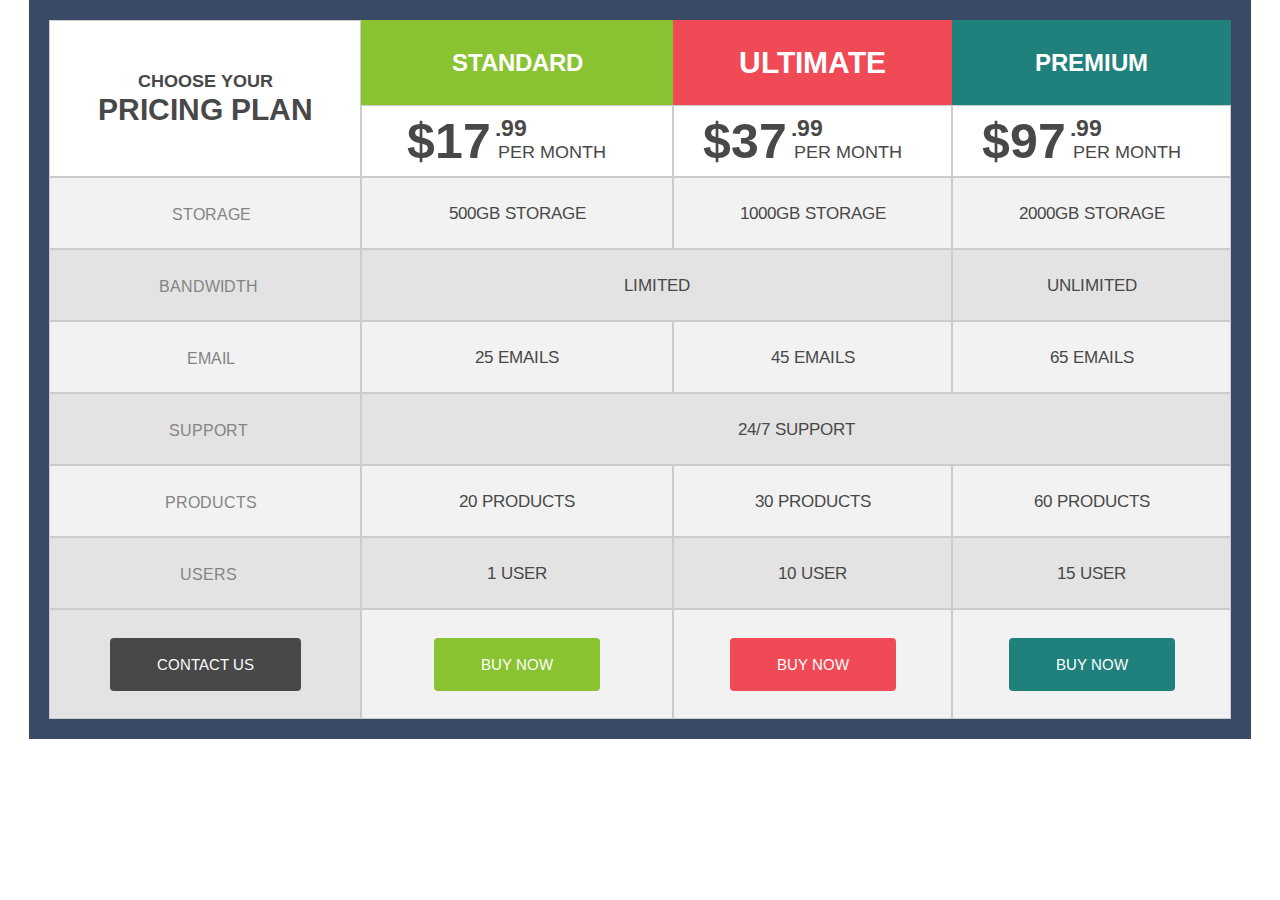
<file: homework5/index.html>
<!DOCTYPE html>
<html lang="en">
<head>
    <meta charset="UTF-8">
    <meta name="viewport" content="width=device-width, initial-scale=1.0">
    <meta http-equiv="X-UA-Compatible" content="ie=edge">
    <link rel="stylesheet" href="reset.css">
    <link rel="stylesheet" href="style.css">
    <link href="https://fonts.googleapis.com/css?family=Arimo:400,700" rel="stylesheet">
    <link rel="stylesheet" href="https://use.fontawesome.com/releases/v5.8.1/css/all.css" integrity="sha384-50oBUHEmvpQ+1lW4y57PTFmhCaXp0ML5d60M1M7uH2+nqUivzIebhndOJK28anvf" crossorigin="anonymous">
    <title>Homework5</title>
</head>
<body>
    <table class="table">
        <tr class="row">
            <td rowspan="2" class="cell pricing-plan">
                <p class="choose">Choose your</p>
                <h1 class="pricing">pricing plan</h1>
            </td>
            
            <td class="cell standard">standard</td>
            <td class="cell ultimate">ultimate</td>
            <td class="cell premium">premium</td>
        </tr>
        <tr class="row">
           <td class="cell bc-white">
              <div class="price-block">
                 <span class="dolar">$17</span>
                  <sup class="cent">.99</sup>
                  <span class="price-month">Per Month</span> 
              </div>
           </td>
           <td class="cell bc-white">
              <div class="price-block">
                <span class="dolar">$37</span>
                <sup class="cent">.99</sup>
                <span class="price-month">Per Month</span> 
              </div>
           </td>
            <td class="cell bc-white">
                  <div class="price-block">
                      <span class="dolar">$97</span>
                         <sup class="cent">.99</sup>
                         <span class="price-month">Per Month</span> 
                  </div>
              </td>
        </tr>
        <!-- icon-link section -->
        <tr class="row">
            <td class="cell Storage">
                <a href="#" class="icon-link-center">
                    <i class="fas fa-archive icon"></i>
                   <span class="hover">Storage</span>
                </a>
             </td>
                <td class="cell">
                    <span class="text-item">500GB Storage</span>
                </td>
                <td class="cell">
                    <span class="text-item">1000GB Storage</span>
                </td>
                <td class="cell">
                    <span class="text-item">2000GB Storage</span>
                </td>
        </tr>
        <tr class="row">
             <td class="cell Bandwidth">
                <a href="#" class="icon-link-left">
                    <i class="fas fa-cloud-upload-alt icon"></i>
                    <span class="hover">Bandwidth</span>
                </a>
                 </td>
                <td colspan="2" class="cell">
                     <span class="text-item">Limited</span>
                </td>
                <td class="cell">
                        <span class="text-item">UnLimited</span>
                </td>
        </tr>
        <tr class="row">
             <td class="cell email">
                 <a href="#" class="icon-link-center">
                  <i class="fas fa-envelope icon"></i>
                    <span class="hover">Email</span>
                </a>
             </td>
                <td class="cell">
                    <span class="text-item">25 emails</span>
                </td>
                <td class="cell">
                     <span class="text-item">45 emails</span>
                </td>
                <td class="cell">
                    <span class="text-item">65 emails</span>
                </td>
        </tr>
        <tr class="row">
            <td class="cell support">
                <a href="#" class="icon-link-left">
                  <i class="far fa-life-ring icon"></i>
                   <span class="hover">support</span>
                </a>
            </td>
                <td colspan="4" class="cell">
                   <span class="text-item">24/7 support</span>
                </td>
        </tr>
        <tr class="row">
            <td class="cell products">
                <a href="" class="icon-link-center">
                  <i class="fas fa-cube icon"></i>
                  <span class="hover">products</span>
                </a>
             </td>
                <td class="cell">
                  <span class="text-item">20 products</span>
                </td>
                <td class="cell">
                  <span class="text-item">30 products</span>
                </td>
                <td class="cell">
                  <span class="text-item">60 products</span>
                </td>
        </tr>
        <tr class="row">
             <td class="cell users">
                 <a href="#" class="icon-link-left">
                    <i class="fas fa-users icon"></i>
                    <span class="hover">users</span>
                </a>
             </td>
                <td class="cell">
                  <span class="text-item">1 user</span>
                </td>
                <td class="cell">
                   <span class="text-item">10 user</span>
                </td>
                <td class="cell">
                  <span class="text-item">15 user</span>
                </td>
        </tr>

        <tr class="row">
                <td class="cell grey-bc buttons">
                    <a href="#" class="btn-fot black">contact us</a>
                </td>
                <td class="cell buttons">
                    <a href="#" class="btn-fot green">buy now</a>
                </td>
                <td class="cell buttons">
                    <a href="#" class="btn-fot red">buy now</a>
                </td>
                <td class="cell buttons">
                    <a href="#" class="btn-fot dark-green">buy now</a>
                </td>
        </tr>   
    </table>
</body>
</html>
</file>
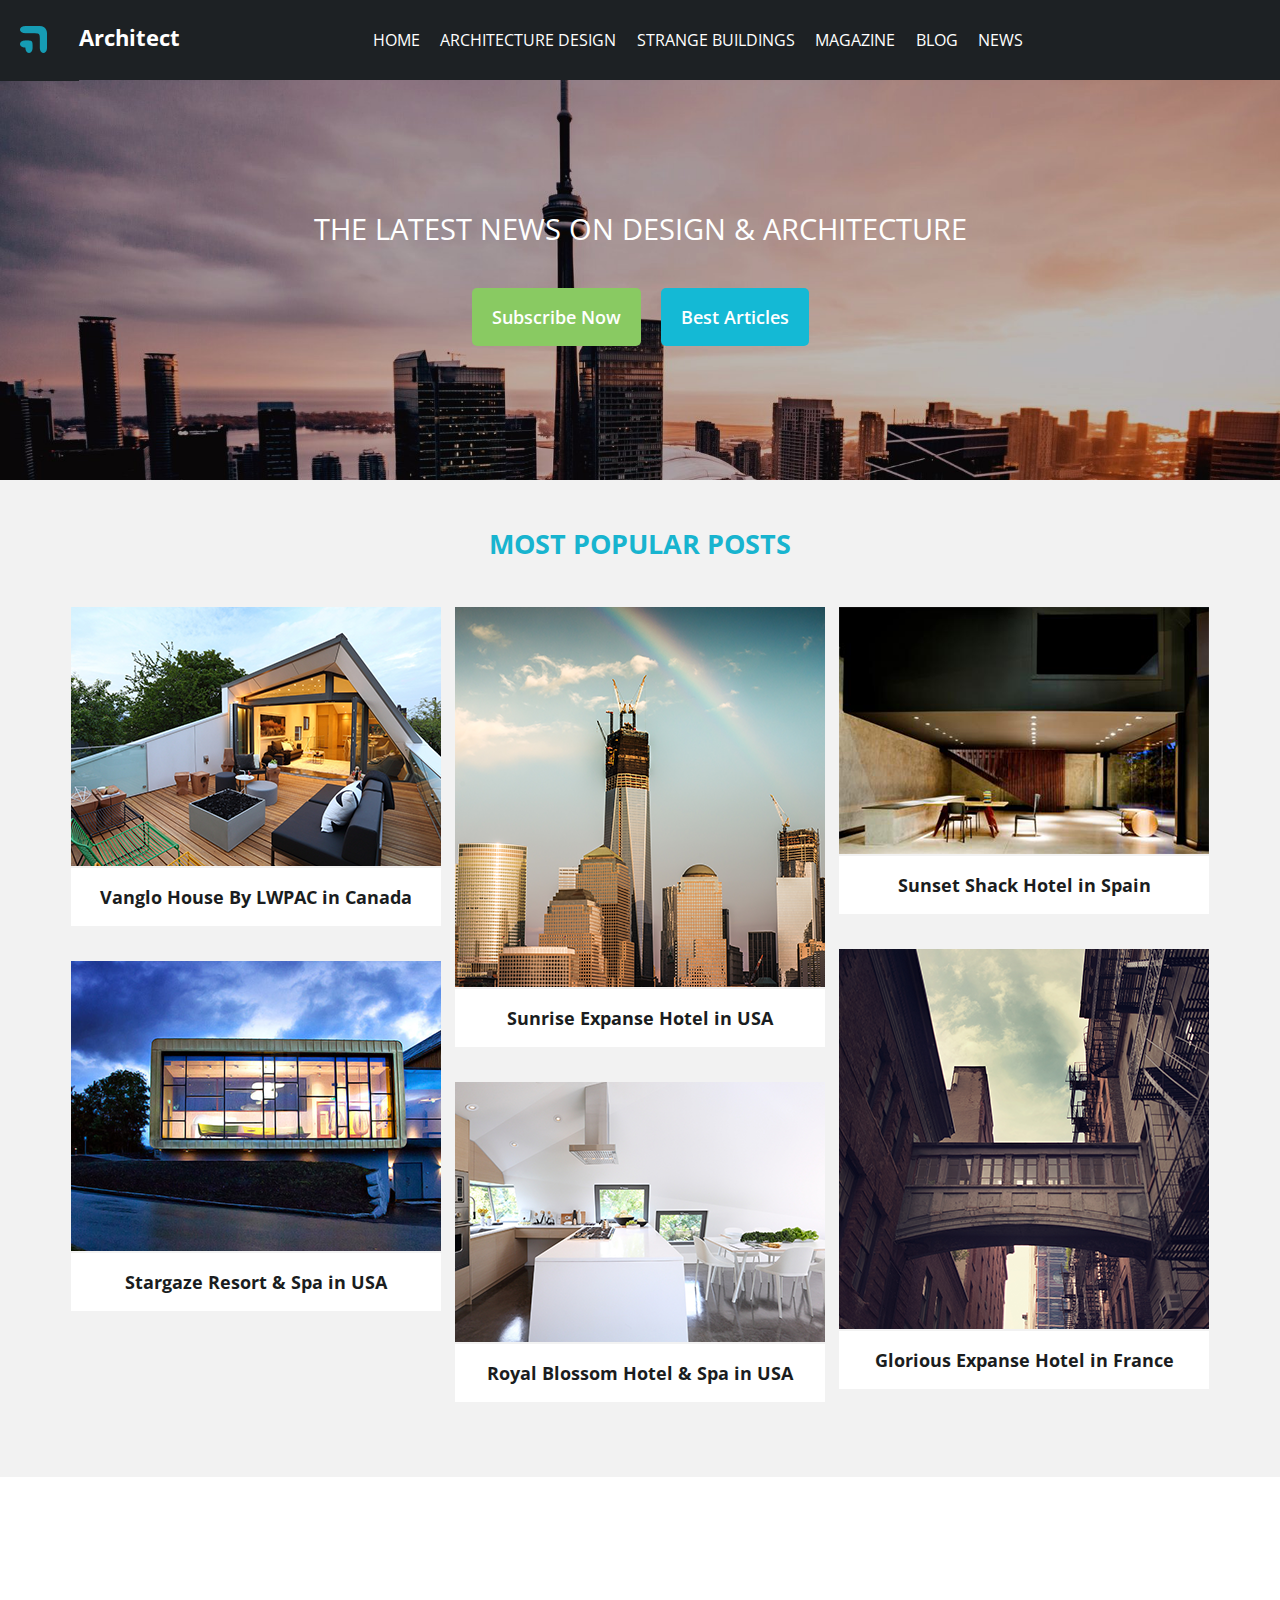
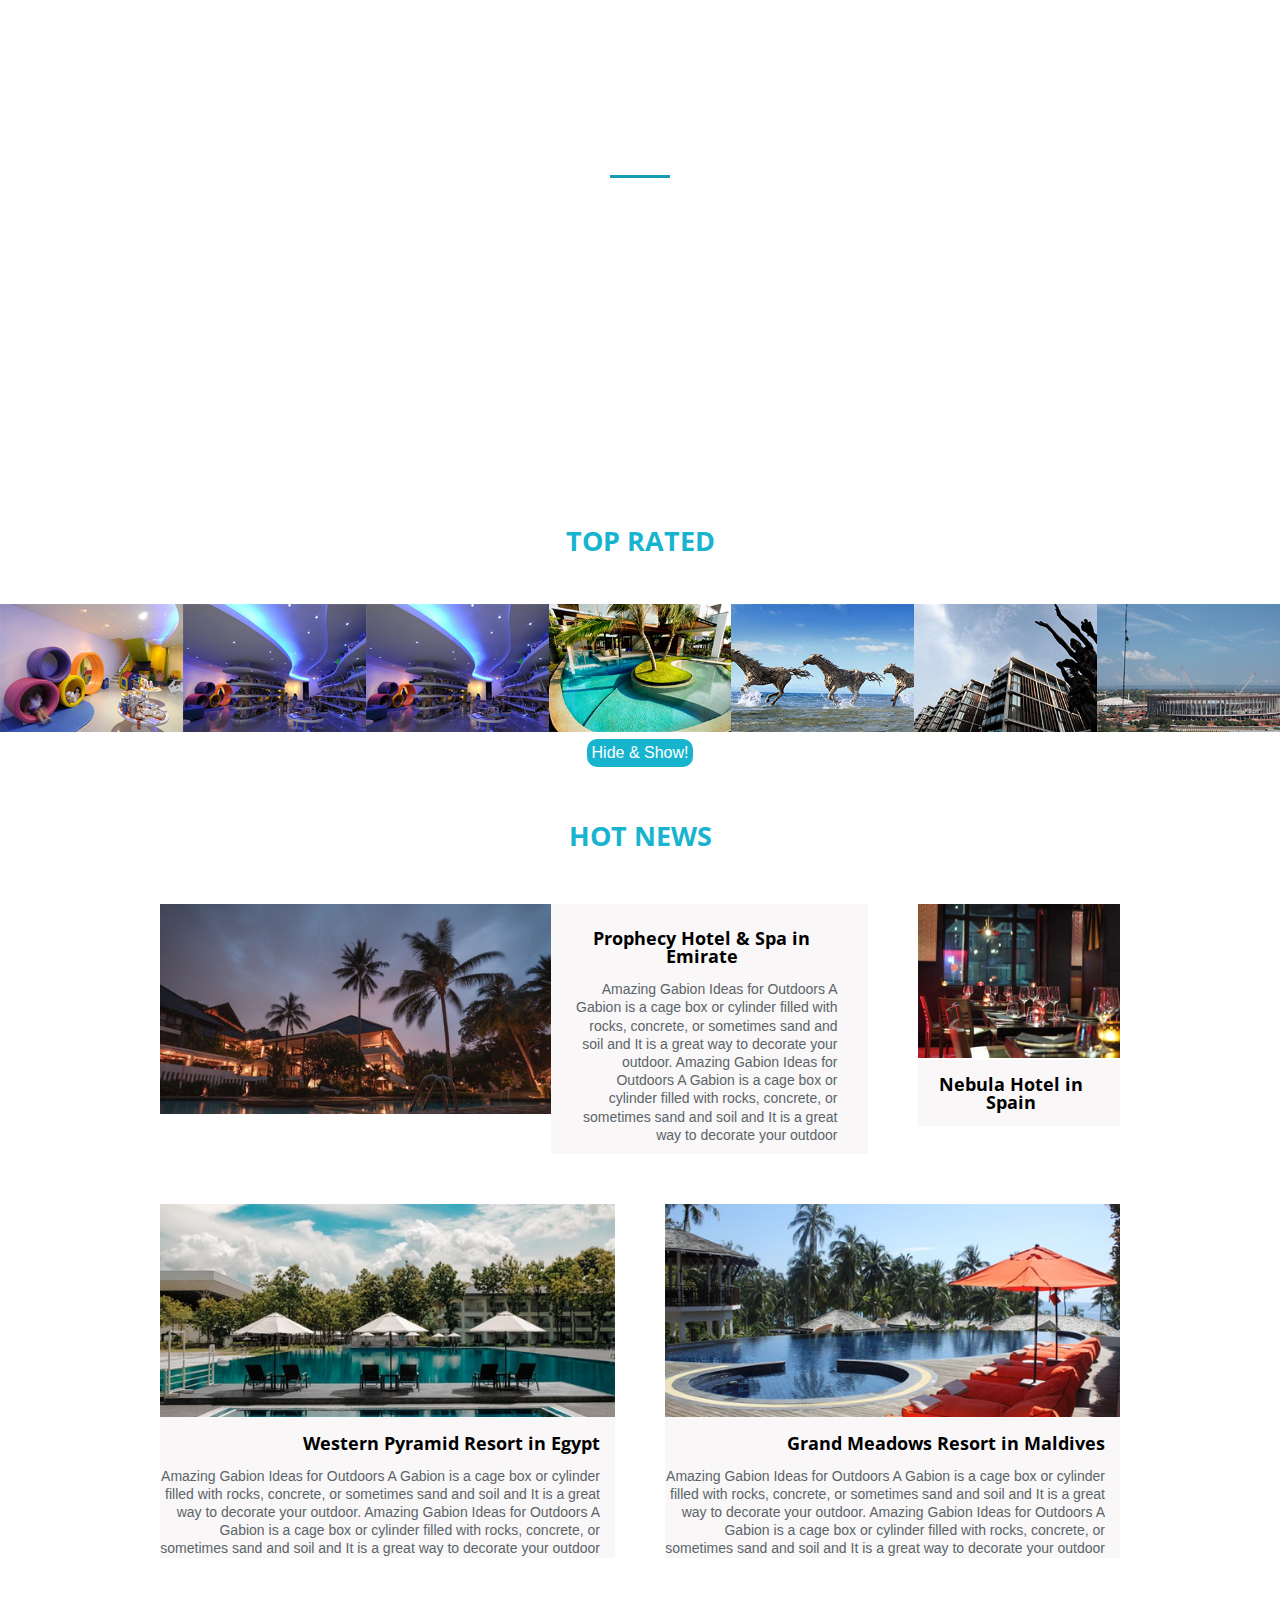
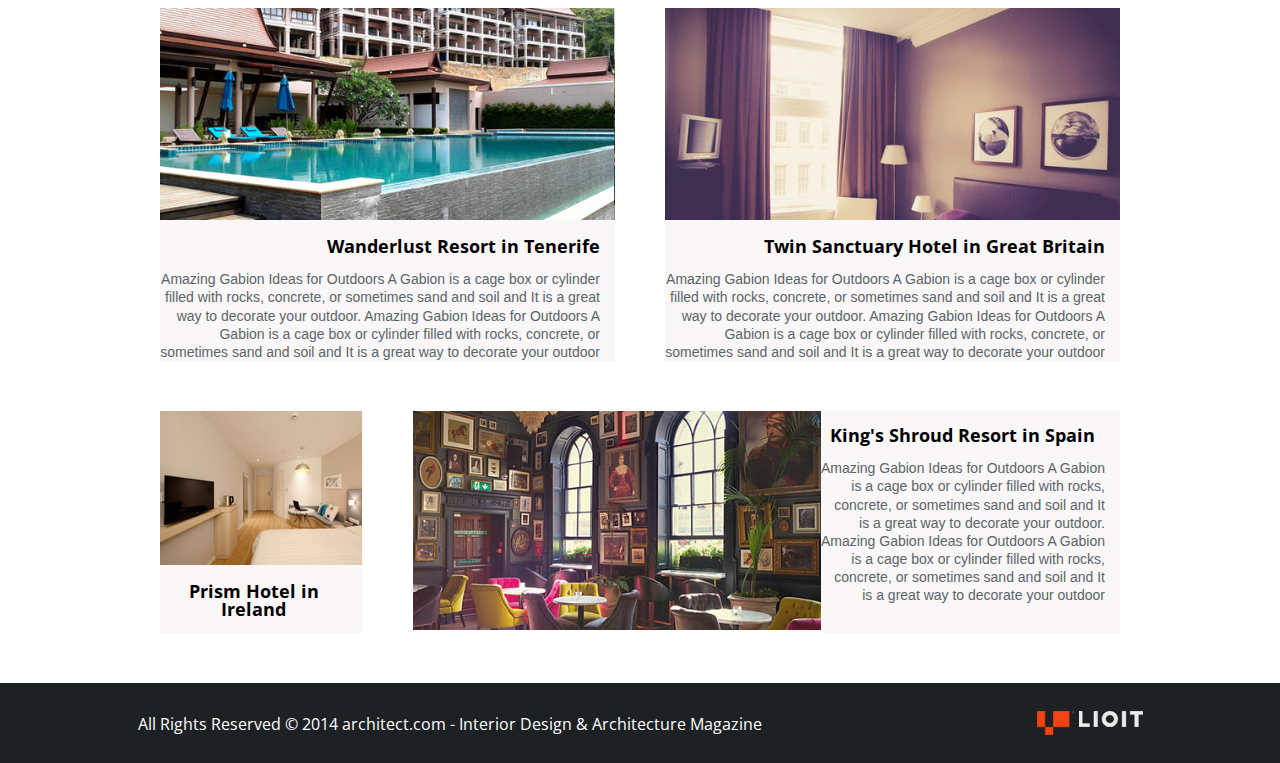
<file: landing_progect/index.html>
<!DOCTYPE html>
<html lang="en">
<head>
    <meta charset="UTF-8">
    <meta name="viewport" content="width=device-width, initial-scale=1.0">
    <meta http-equiv="X-UA-Compatible" content="ie=edge">
    <link rel="stylesheet" href="reset.css">
    <link rel="stylesheet" href="style.css">
    <link href="https://fonts.googleapis.com/css?family=Open+Sans:400,400i,700,800" rel="stylesheet">
    <link rel="stylesheet" href="https://use.fontawesome.com/releases/v5.8.1/css/all.css" integrity="sha384-50oBUHEmvpQ+1lW4y57PTFmhCaXp0ML5d60M1M7uH2+nqUivzIebhndOJK28anvf" crossorigin="anonymous">
    <title>Homework6</title>
</head>
<body>

    <header class="head-nav-menu" id="home">
        <div class="architec-block">
            <a href="#" class="head-logo-link">
              <img src="./img/logo-img.png" alt="arrow-logo not definde" class="logo-img">
            </a>
            <a href="#" class="architect-word-link">
              <span class="architect">Architect</span>
            </a>
        </div>

        <div class="nav-menu">
            <a href="#" class="logo-menu-list">
                <span class="logo-list-link">Home</span>
            </a>
            <a href="#design" class="logo-menu-list">
                <span class="logo-list-link">Architecture design</span
            ></a>
            <a href="#stange" class="logo-menu-list">
                <span class="logo-list-link">Strange Buildings</span>
            </a>
            <a href="#magazine" class="logo-menu-list">
                <span class="logo-list-link">MAGAZINE</span>
            </a>
            <a href="#blog" class="logo-menu-list">
                <span class="logo-list-link">BLOG</span>
            </a>
            <a href="#news" class="logo-menu-list">
                <span class="logo-list-link">NEWS</span>
            </a> 
        </div>

        <div class="search">
            <a href="#" class="logo-search-glase">
              <i class="fas fa-search"></i>
            </a>
        </div>
    </header>

    <!-- head-background -->
    <div class="head-background">
      <div class="head-bc-text-block">
        <h1 class="head-bc-text">THE LATEST NEWS ON DESIGN & ARCHITECTURE</h1>
      </div>
      <div class="head-bc-btn">
          <a href="#" class="bc-btn green-btn">Subscribe Now</a>
          <a href="#" class="bc-btn blue-btn">Best Articles</a>
      </div>
    </div>

    <!-- main galery -->
    <div class="bc-color"> 

    <main class="content">  
        <div class="main-title-blue">
            <h2 class="title-text" id="stange">Most popular posts</h2>
        </div>

        <div class="galery-section">

        <div class="img-main order1">
              <a href="#" class="link-galery">
                <img src="img/post-1-img.png" alt="img">
                <p class="text-galery">Vanglo House By LWPAC in Canada</p>
            </a>
        </div>

         <div class="img-main order2">
              <a href="#" class="link-galery">
                <img src="img/post-2-img.png" alt="img">
                <p class="text-galery">Sunrise Expanse Hotel in USA</p>
              </a>
        </div>

         <div class="img-main order3">
              <a href="#" class="link-galery">
                <img src="img/post-3-img.png" alt="img">
                <p class="text-galery">Stargaze Resort & Spa in USA</p>
              </a>
          </div>

         <div class="img-main order4">
              <a href="#" class="link-galery">
                <img src="img/post-4-img.png" alt="img">
                <p class="text-galery">Royal Blossom Hotel & Spa in USA</p>
             </a>
         </div>

         <div class="img-main order5">
              <a href="#" class="link-galery">
                <img src="img/post-5-img.png" alt="img">
                <p class="text-galery">Sunset Shack Hotel in Spain</p>
             </a>
          </div>

       <div class="img-main order6">
             <a href="#" class="link-galery">
                <img src="img/post-6-img.png" alt="img">
                <p class="text-galery">Glorious Expanse Hotel in France</p>
             </a>
       </div>  
  </div><!--galery-->
</main> <!--content-->
</div><!--bc-color-->

<!-- section most popular whith bc -->
  <section class="most-popular" id="magazine">
      <h2 class="most-popular-title">our most popular clients</h2>
     <div class="blue-line-block">
         <img src="img/Shape.png" alt="line" class="blue-line">
     </div>

    <div class="grid-clients">
     <div class="clients-img">
         <a href="#" class="clients-logo">
             <img src="img/clients1.png" alt="" class="img-1">
         </a>
        </div>
     <div class="clients-img">
          <a href="#" class="clients-logo">
             <img src="img/clients2.png" alt="" class="img-2">
          </a>
    </div>
     <div class="clients-img">
          <a href="#" class="clients-logo">
            <img src="img/clients3.png" alt="" class="img-3">
          </a>
        </div>
     <div class="clients-img">
          <a href="#" class="clients-logo">
             <img src="img/clients4.png" alt="" class="img-4">
          </a>
     </div>
    </div><!--grid-->
  </section>

  <!-- top rated -->
  <section class="top-rated-container" id="blog">
      <div class="text-rated">
         <h2 class="blue-text">Top rated</h2>
      </div> 

    <div class="top-rated">
      <div class="top-rated-photo">
         <img src="img/latest-post-1.png" alt="img" class="top-rated-img">
      </div>

      <div class="top-rated-photo">
         <img src="img/latest-post-2.png" alt="img" class="top-rated-img">
      </div>

      <div class="top-rated-photo">
         <img src="img/latest-post-3.png" alt="img" class="top-rated-img">
      </div> 

      <div class="top-rated-photo">
         <img src="img/latest-post-4.png" alt="img" class="top-rated-img">
     </div>

     <div class="top-rated-photo">
         <img src="img/latest-post-5.png" alt="img" class="top-rated-img">
     </div>

     <div class="top-rated-photo">
        <img src="img/latest-post-6.png" alt="img" class="top-rated-img">
     </div>

     <div class="top-rated-photo">
         <img src="img/latest-post-7.png" alt="img" class="top-rated-img">
     </div>
  </div><!--top rated-->
  </section>
<div class="btn-center">
    <button id="hide-top-raited">Hide & Show!</button>
</div>

<!-- hot news -->
  <section class="hot-news" id="news">
    <div class="hot-news-text">
      <h2 class="blue-text">hot news</h2>
    </div>

    <div class="hot-news-grid">

      <div class="hot-news-img1">
        <div class="img-block-img">
        <img src="img/post-1.png" alt="hot-news-img" class="picture picture-height">
      </div>

       <div class="img1-text-right">
         <h3 class="text-top-title">Prophecy Hotel & Spa in Emirate</h3>
         <p class="text-paragraph">
            Amazing Gabion Ideas for Outdoors A Gabion is a cage box or cylinder filled with rocks, concrete, or sometimes sand and soil and It is a great way to decorate your outdoor. Amazing Gabion Ideas for Outdoors A Gabion is a cage box or cylinder filled with rocks, concrete, or sometimes sand and soil and It is a great way to decorate your outdoor
         </p>
        </div>
      </div>

      <div class="hot-news-img2">
        <img src="img/post-2.png" alt="hot-news-img2" class="picture">
        <h2 class="text-top-title">
          Nebula Hotel in Spain
        </h2>
      </div>

<!-- midle section -->
      <div class="hot-news-img3">
        <img src="img/post-3.png" alt="hot-news-img3" class="picture picture-widht">
        <h3 class="text-midle-title">Western Pyramid Resort in Egypt</h3>
        <p class="text-paragraph">
            Amazing Gabion Ideas for Outdoors A Gabion is a cage box or cylinder filled with rocks, concrete, or sometimes sand and soil and It is a great way to decorate your outdoor. Amazing Gabion Ideas for Outdoors A Gabion is a cage box or cylinder filled with rocks, concrete, or sometimes sand and soil and It is a great way to decorate your outdoor
        </p>
      </div>

    <div class="hot-news-img4">
        <img src="img/post-4.png" alt="hot-news-img4" class="picture picture-widht">
        <h3 class="text-midle-title">Grand Meadows Resort in Maldives</h3>
        <p class="text-paragraph">
            Amazing Gabion Ideas for Outdoors A Gabion is a cage box or cylinder filled with rocks, concrete, or sometimes sand and soil and It is a great way to decorate your outdoor. Amazing Gabion Ideas for Outdoors A Gabion is a cage box or cylinder filled with rocks, concrete, or sometimes sand and soil and It is a great way to decorate your outdoor
          </p>
     </div>
<!-- midle 2 -->

<div class="hot-news-img5">
    <img src="img/post-5.png" alt="hot-news-img5" class="picture picture-widht">
    <h3 class="text-midle-title">Wanderlust Resort in Tenerife</h3>
    <p class="text-paragraph">
        Amazing Gabion Ideas for Outdoors A Gabion is a cage box or cylinder filled with rocks, concrete, or sometimes sand and soil and It is a great way to decorate your outdoor. Amazing Gabion Ideas for Outdoors A Gabion is a cage box or cylinder filled with rocks, concrete, or sometimes sand and soil and It is a great way to decorate your outdoor
      </p>
 </div>

 <div class="hot-news-img6">
    <img src="img/post-6.png" alt="hot-news-img6" class="picture picture-widht">
    <h3 class="text-midle-title">Twin Sanctuary Hotel in Great Britain</h3>
    <p class="text-paragraph">
        Amazing Gabion Ideas for Outdoors A Gabion is a cage box or cylinder filled with rocks, concrete, or sometimes sand and soil and It is a great way to decorate your outdoor. Amazing Gabion Ideas for Outdoors A Gabion is a cage box or cylinder filled with rocks, concrete, or sometimes sand and soil and It is a great way to decorate your outdoor
      </p>
 </div>
<!-- foot -->
    <div class="hot-news-img7">
      <img src="img/post-7.png" alt="img7" class="picture">
      <h3 class="text-fot-title">Prism Hotel in Ireland</h3>
    </div>

    <div class="hot-news-img8">
      <div class="img8-block-img">
         <img src="img/post-8.png" alt="img8" class="picture">
      </div>

    <div class="hot-news-img9">
        <h3 class="text-fot-title">King's Shroud Resort in Spain</h3>
        <p class="text-paragraph">
          Amazing Gabion Ideas for Outdoors A Gabion is a cage box or cylinder filled with rocks, concrete, or sometimes sand and soil and It is a great way to decorate your outdoor. Amazing Gabion Ideas for Outdoors A Gabion is a cage box or cylinder filled with rocks, concrete, or sometimes sand and soil and It is a great way to decorate your outdoor
        </p>
      </div>
    </div>
    
    </div><!--grid---->
  </section><!--hot news-->

  <a href="#home" id="btn-top" class="btn-top logo-menu-list">
    <i class="fas fa-arrow-circle-up"></i>
  </a>


  <footer class="copir-foot">
    <div class="copiright">
      <p> All Rights Reserved © 2014  architect.com - Interior Design & Architecture Magazine</p>
    </div>
    <div class="img-foot">
      <img src="img/fot img.png" alt="img" class="fot1">
      <img src="img/footimg.png" alt="img" class="foot">
    </div> 
  </footer>

  <script src="https://ajax.googleapis.com/ajax/libs/jquery/3.4.1/jquery.min.js"></script>
  <script src="code.js"></script>
</body>
</html>
</file>
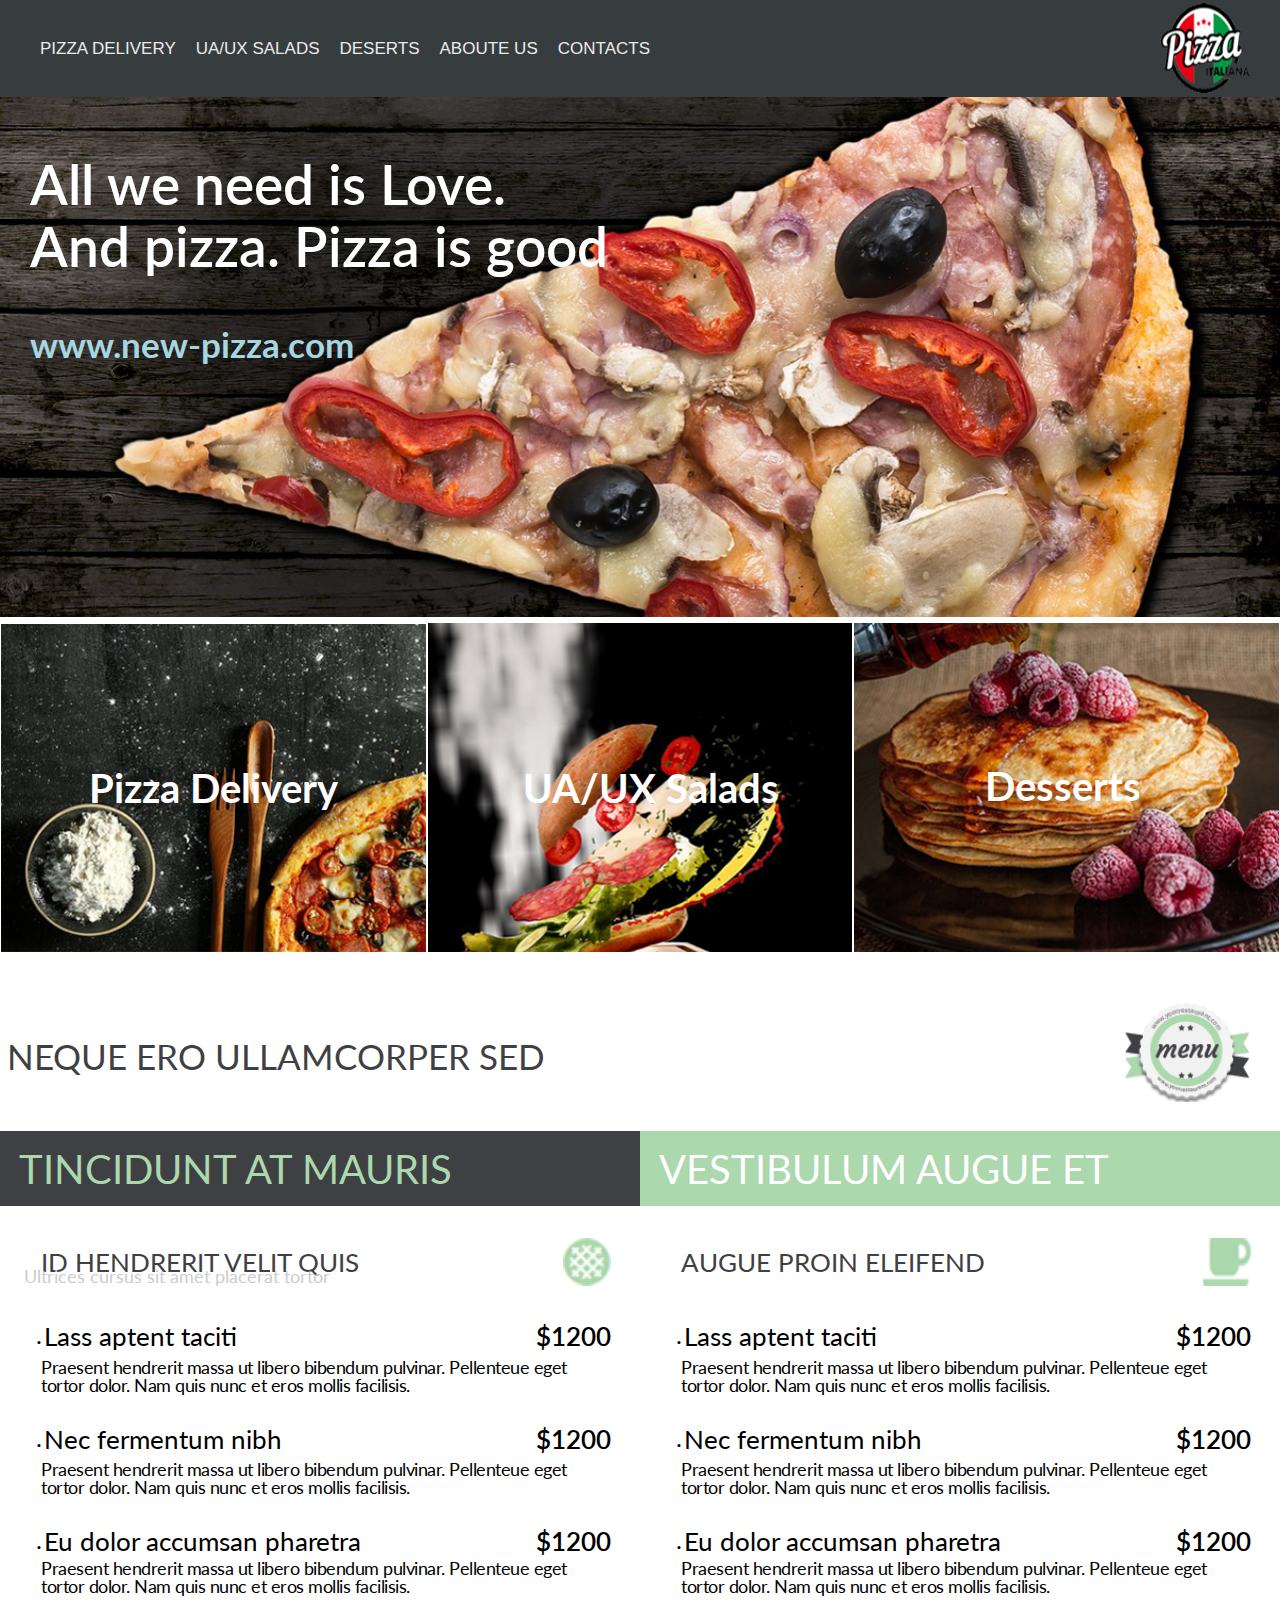
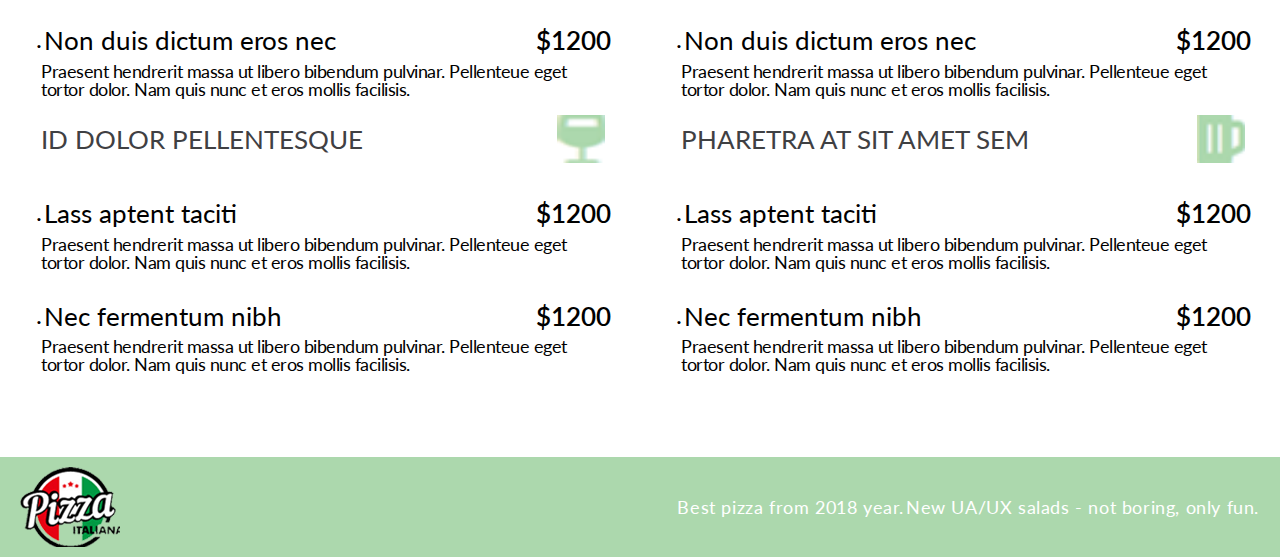
<file: picsel_perfect/index.html>
<!DOCTYPE html>
<html lang="en">
<head>
    <meta charset="UTF-8">
    <meta name="viewport" content="width=device-width, initial-scale=1.0">
    <meta http-equiv="X-UA-Compatible" content="ie=edge">
    <link rel="stylesheet" href="css/reset.css">
    <link rel="stylesheet" href="css/style.css">
    <link rel="stylesheet" href="css/media.css">
    <link href="https://fonts.googleapis.com/css?family=Montserrat:400,600,700&display=swap" rel="stylesheet">
    <link href="https://fonts.googleapis.com/css?family=Lato:400,700,900|Montserrat:400,600,700&display=swap" rel="stylesheet">
    <link rel="stylesheet" href="https://use.fontawesome.com/releases/v5.8.1/css/all.css" integrity="sha384-50oBUHEmvpQ+1lW4y57PTFmhCaXp0ML5d60M1M7uH2+nqUivzIebhndOJK28anvf" crossorigin="anonymous">
    <title>Document</title>
</head>
<body>
    
    <div class="container-small-dev">

        <header class="header">
            <div class="header__nav">
                <p class="header__nav--text">Navigation</p>
                <div class="header__nav--hide-block">
                    <div class="header__nav--hide-block-icon">
                        <a href="#" class="header__nav--hide-block-icon--size">
                            <i class="fas fas-menu fa-bars"></i>
                        </a>
                    </div>
                </div>

<!-- big menu navigate -->
                <div class="drop-menu__wrap--big"> 
                    <div class="drop-list--wrap">
                    <ul class="drop-menu--big">
                        <a href="#" class="drop-menu-link">
                            <li class="drop-menu__list--big">Pizza delivery</li>
                        </a>   
                        <a href="#" class="drop-menu-link">
                            <li class="drop-menu__list--big">UA/UX Salads</li>
                        </a>
                        <a href="#" class="drop-menu-link">
                            <li class="drop-menu__list--big">Deserts</li>
                        </a>
                        <a href="#" class="drop-menu-link">
                            <li class="drop-menu__list--big">Aboute us</li>
                        </a>
                        <a href="#" class="drop-menu-link">
                            <li class="drop-menu__list--big">Contacts</li>
                        </a>
                    </ul>
                </div>
                <!-- logo -->
                    <div class="navigation-logo">
                        <img src="img/navigation-logo.png" alt="" class="navigation-logo--picture">
                    </div>
                    
                </div>   <!--drop-menu__wrap--big-->

                <!-- </div> -->
            </div>

            <div class="header__title--picture">
                <div class="header__title--text">
                    <h1 class="header__title--text-main">All we need is Love.</h1> 
                    <h1 class="header__title--text-main title-pad-top">And pizza. Pizza is good</h1>
                    <p class="header__title--text-site">
                        www.new-pizza.com
                    </p>
                </div>

                <ul class="drop-menu">
                        <a href="#" class="drop-menu-link">
                            <li class="drop-menu__list">Pizza delivery</li>
                        </a>   
                        <a href="#" class="drop-menu-link">
                            <li class="drop-menu__list">UA/UX Salads</li>
                        </a>
                        <a href="#" class="drop-menu-link">
                            <li class="drop-menu__list">Deserts</li>
                        </a>
                        <a href="#" class="drop-menu-link">
                            <li class="drop-menu__list">Aboute us</li>
                        </a>
                        <a href="#" class="drop-menu-link">
                            <li class="drop-menu__list">Contacts</li>
                        </a>
                    </ul>
            </div>

            <!-- 3 sub photo -->
            <div class="sub-photo__wrap">
            <div class="header__sub-photo__first">
                <div class="header__sub-photo__first-pizza sub-img">
                    <h2 class="header__sub-photo__first--text media-text">Pizza Delivery</h2>
                </div>
                <a href="#" class="gren-block__link">
                  <div class="green-block">
                     <i class="fas fa-chevron-right"></i>
                 </div>
                </a>
            </div>

             <div class="header__sub-photo__second">
                <div class="header__sub-photo__second-salad sub-img">
                    <h2 class="header__sub-photo__second--text media-text">UA/UX Salads</h2>
                </div>
                <a href="#" class="gren-block__link">
                <div class="green-block">
                     <i class="fas fa-chevron-right"></i>
                </div>
                </a>
            </div>

             <div class="header__sub-photo__third">
                <div class="header__sub-photo__third-desert sub-img">
                    <h2 class="header__sub-photo__third--text media-text">Desserts</h2>
                </div>
                <a href="#" class="gren-block__link">
                 <div class="green-block">
                     <i class="fas fa-chevron-right"></i>
                 </div>
              </a>
            </div>
        </div>
        </header>

        <div class="menu-title">
          <div class="menu-title__wrap-text">
             <h2 class="menu-title__text--big">neque ero ullamcorper sed</h2>
             <div class="menu-title__logo"></div>
         </div>
         <span class="menu-title__text--small">Ultrices cursus sit amet placerat tortor</span>
        </div>

        <div class="two-section--wrap">

        <section class="first-menu">

            <div class="first-menu__title-bc">
                <p class="first-menu__title-bc--text bc-text-change640">tincidunt at Mauris</p>
            </div>
<!-- list product -->
             <div class="first-menu__product-wrap">
                <div class="first-menu__product-name">
                    <p class="first-menu__product-name--text product-name-640">id hendrerit velit quis</p>
                    <img src="img/prod-logo1.png" alt="icon">
                </div>
             
          <!-- product price -->
          <div class="container-product">
          <div class="block-product">
              <p class="top-menu">Lass aptent taciti</p>
              <p class="price">$1200</p>
          </div>
            <p class="description-menu des-top1">Praesent hendrerit massa ut libero bibendum pulvinar. Pellenteue eget tortor dolor. Nam quis nunc et eros mollis facilisis.</p>
<!-- product price -->
            <div class="block-product">
              <p class="top-menu">Nec fermentum nibh</p>
              <p class="price">$1200</p>
          </div>
            <p class="description-menu des-top2">Praesent hendrerit massa ut libero bibendum pulvinar. Pellenteue eget tortor dolor. Nam quis nunc et eros mollis facilisis.</p>
<!-- product price -->
            <div class="block-product">
              <p class="top-menu">Eu dolor accumsan pharetra</p>
              <p class="price">$1200</p>
          </div>
            <p class="description-menu des-top3">Praesent hendrerit massa ut libero bibendum pulvinar. Pellenteue eget tortor dolor. Nam quis nunc et eros mollis facilisis.</p>
<!-- product price -->
            <div class="block-product">
              <p class="top-menu">Non duis dictum eros nec</p>
              <p class="price">$1200</p>
          </div>
            <p class="description-menu des-top4">Praesent hendrerit massa ut libero bibendum pulvinar. Pellenteue eget tortor dolor. Nam quis nunc et eros mollis facilisis.</p>
<!-- bottom two products -->
            <div class="first-menu__product-name first-menu-bottom">
                <p class="first-menu__product-name--text product-name-640">id dolor Pellentesque</p>
                <img src="img/cup-icon.png" alt="icon" class="icon-cup">
            </div>

             <!-- product price -->
          <div class="container-product">
            <div class="block-product">
                <p class="top-menu">Lass aptent taciti</p>
                <p class="price">$1200</p>
            </div>
              <p class="description-menu des-top1">Praesent hendrerit massa ut libero bibendum pulvinar. Pellenteue eget tortor dolor. Nam quis nunc et eros mollis facilisis.</p>
  <!-- product price -->
              <div class="block-product">
                <p class="top-menu">Nec fermentum nibh</p>
                <p class="price">$1200</p>
            </div>
              <p class="description-menu des-top2">Praesent hendrerit massa ut libero bibendum pulvinar. Pellenteue eget tortor dolor. Nam quis nunc et eros mollis facilisis.</p>
          </div>  
        </div> <!--container-->
        </div> <!--wrap-->

      </section>

      <section class="second-menu">

        <div class="second-menu__title-bc">
            <p class="second-menu__title-bc--text bc-text-change640">vestibulum augue et</p>
        </div>
<!-- list product -->
         <div class="second-menu__product-wrap">
            <div class="first-menu__product-name">
                <p class="first-menu__product-name--text product-name-640">augue Proin eleifend</p>
                <img src="img/coffe-icon.png" alt="icon">
            </div>
         
      <!-- product price -->
      <div class="container-product">
      <div class="block-product">
          <p class="top-menu">Lass aptent taciti</p>
          <p class="price">$1200</p>
      </div>
        <p class="description-menu des-top1">Praesent hendrerit massa ut libero bibendum pulvinar. Pellenteue eget tortor dolor. Nam quis nunc et eros mollis facilisis.</p>
<!-- product price -->
        <div class="block-product">
          <p class="top-menu">Nec fermentum nibh</p>
          <p class="price">$1200</p>
      </div>
        <p class="description-menu des-top2">Praesent hendrerit massa ut libero bibendum pulvinar. Pellenteue eget tortor dolor. Nam quis nunc et eros mollis facilisis.</p>
<!-- product price -->
        <div class="block-product">
          <p class="top-menu">Eu dolor accumsan pharetra</p>
          <p class="price">$1200</p>
      </div>
        <p class="description-menu des-top3">Praesent hendrerit massa ut libero bibendum pulvinar. Pellenteue eget tortor dolor. Nam quis nunc et eros mollis facilisis.</p>
<!-- product price -->
        <div class="block-product">
          <p class="top-menu">Non duis dictum eros nec</p>
          <p class="price">$1200</p>
      </div>
        <p class="description-menu des-top4">Praesent hendrerit massa ut libero bibendum pulvinar. Pellenteue eget tortor dolor. Nam quis nunc et eros mollis facilisis.</p>

        <!-- </div> container -->

        <div class="first-menu__product-name first-menu-bottom">
            <p class="first-menu__product-name--text product-name-640">pharetra at sit amet sem</p>
            <img src="img/beer.png" alt="icon" class="icon-cup">
        </div>

         <!-- product price -->
      <div class="container-product">
        <div class="block-product">
            <p class="top-menu">Lass aptent taciti</p>
            <p class="price">$1200</p>
        </div>
          <p class="description-menu des-top1">Praesent hendrerit massa ut libero bibendum pulvinar. Pellenteue eget tortor dolor. Nam quis nunc et eros mollis facilisis.</p>
<!-- product price -->
          <div class="block-product">
            <p class="top-menu">Nec fermentum nibh</p>
            <p class="price">$1200</p>
        </div>
          <p class="description-menu des-top2">Praesent hendrerit massa ut libero bibendum pulvinar. Pellenteue eget tortor dolor. Nam quis nunc et eros mollis facilisis.</p>
      </div>  
    </div> <!--container-->
    </div> <!--wrap-->

  </section>

</div>

  <footer class="footer">
      <div class="footer__logo"></div>
      <div class="footer__copyright">
      <p class="year">Best pizza from 2018 year.</p>
      <p class="only-fun">New UA/UX salads - not boring, only fun.</p>
    </div>
  </footer>
    </div>

    <script src="js/jquery-3.4.1.min.js"></script>
    <script src="js/code.js"></script>
</body>
</html>
</file>
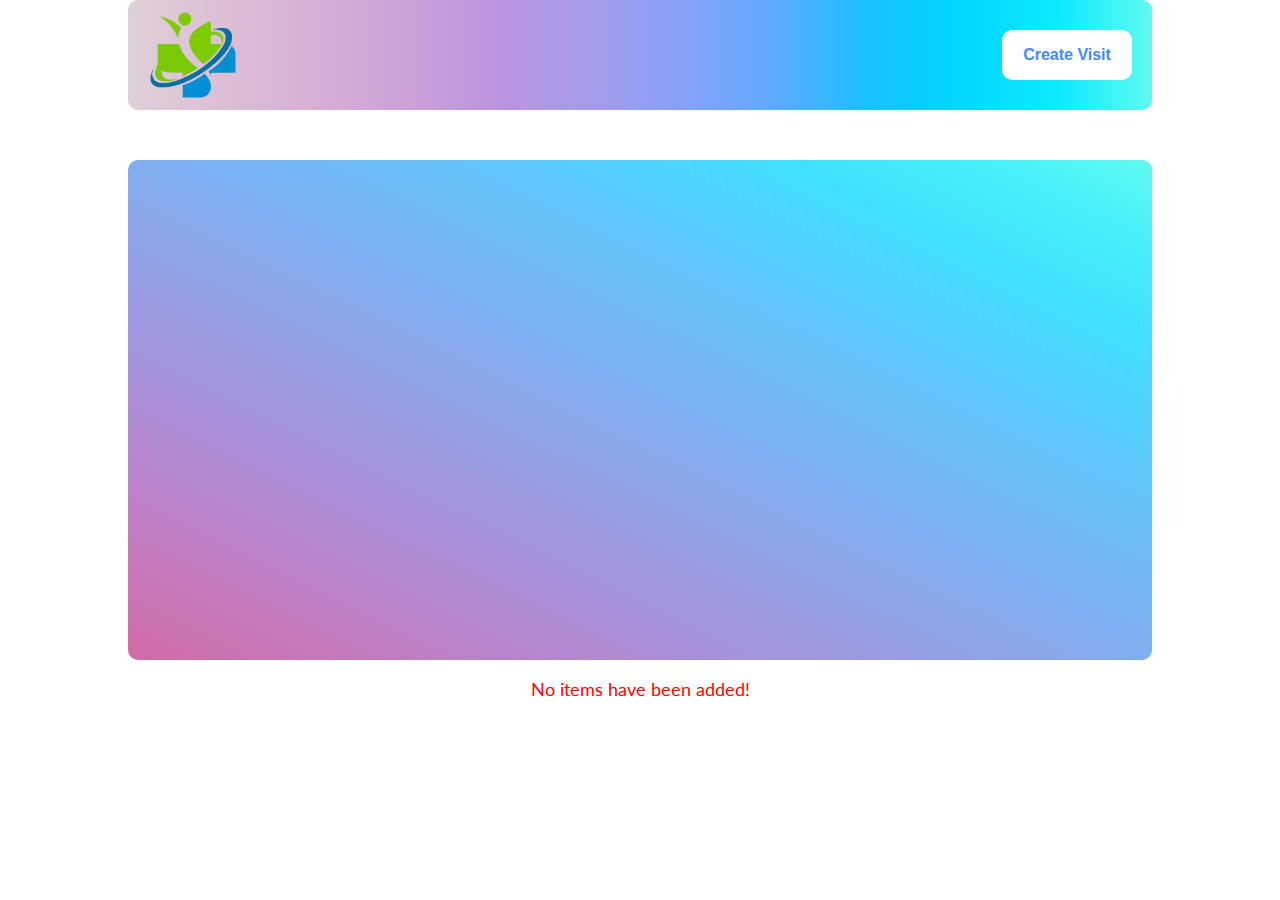
<file: step-progect-oop/index.html>
<!DOCTYPE html>
<html lang="en">
<head>
    <meta charset="UTF-8">
    <meta name="viewport" content="width=device-width, initial-scale=1.0">
    <link rel="stylesheet" href="css/reset.css">
    <link rel="stylesheet" href="css/style.css">
    <link href="https://fonts.googleapis.com/css?family=Lato:400,700|PT+Sans+Caption:400,700&display=swap" rel="stylesheet">
    <link rel="stylesheet" href="https://use.fontawesome.com/releases/v5.8.1/css/all.css" integrity="sha384-50oBUHEmvpQ+1lW4y57PTFmhCaXp0ML5d60M1M7uH2+nqUivzIebhndOJK28anvf" crossorigin="anonymous">
    <meta http-equiv="X-UA-Compatible" content="ie=edge">
    <title>Document</title>
</head>
<body>
    <div id="id">

    <div class="container">
        <header class="header">
            <div class="header__logo"></div>
            <button id="btn-create" class="btn">Create Visit</button>
        </header>
        <main id="main" class="main">
        </main>
        <p class="message-add">No items have been added!</p>

    </div>

    </div>
    
    <div id="dark-bg">
    </div>
    <script src="js/index.js"></script>
</body>
</html>
</file>
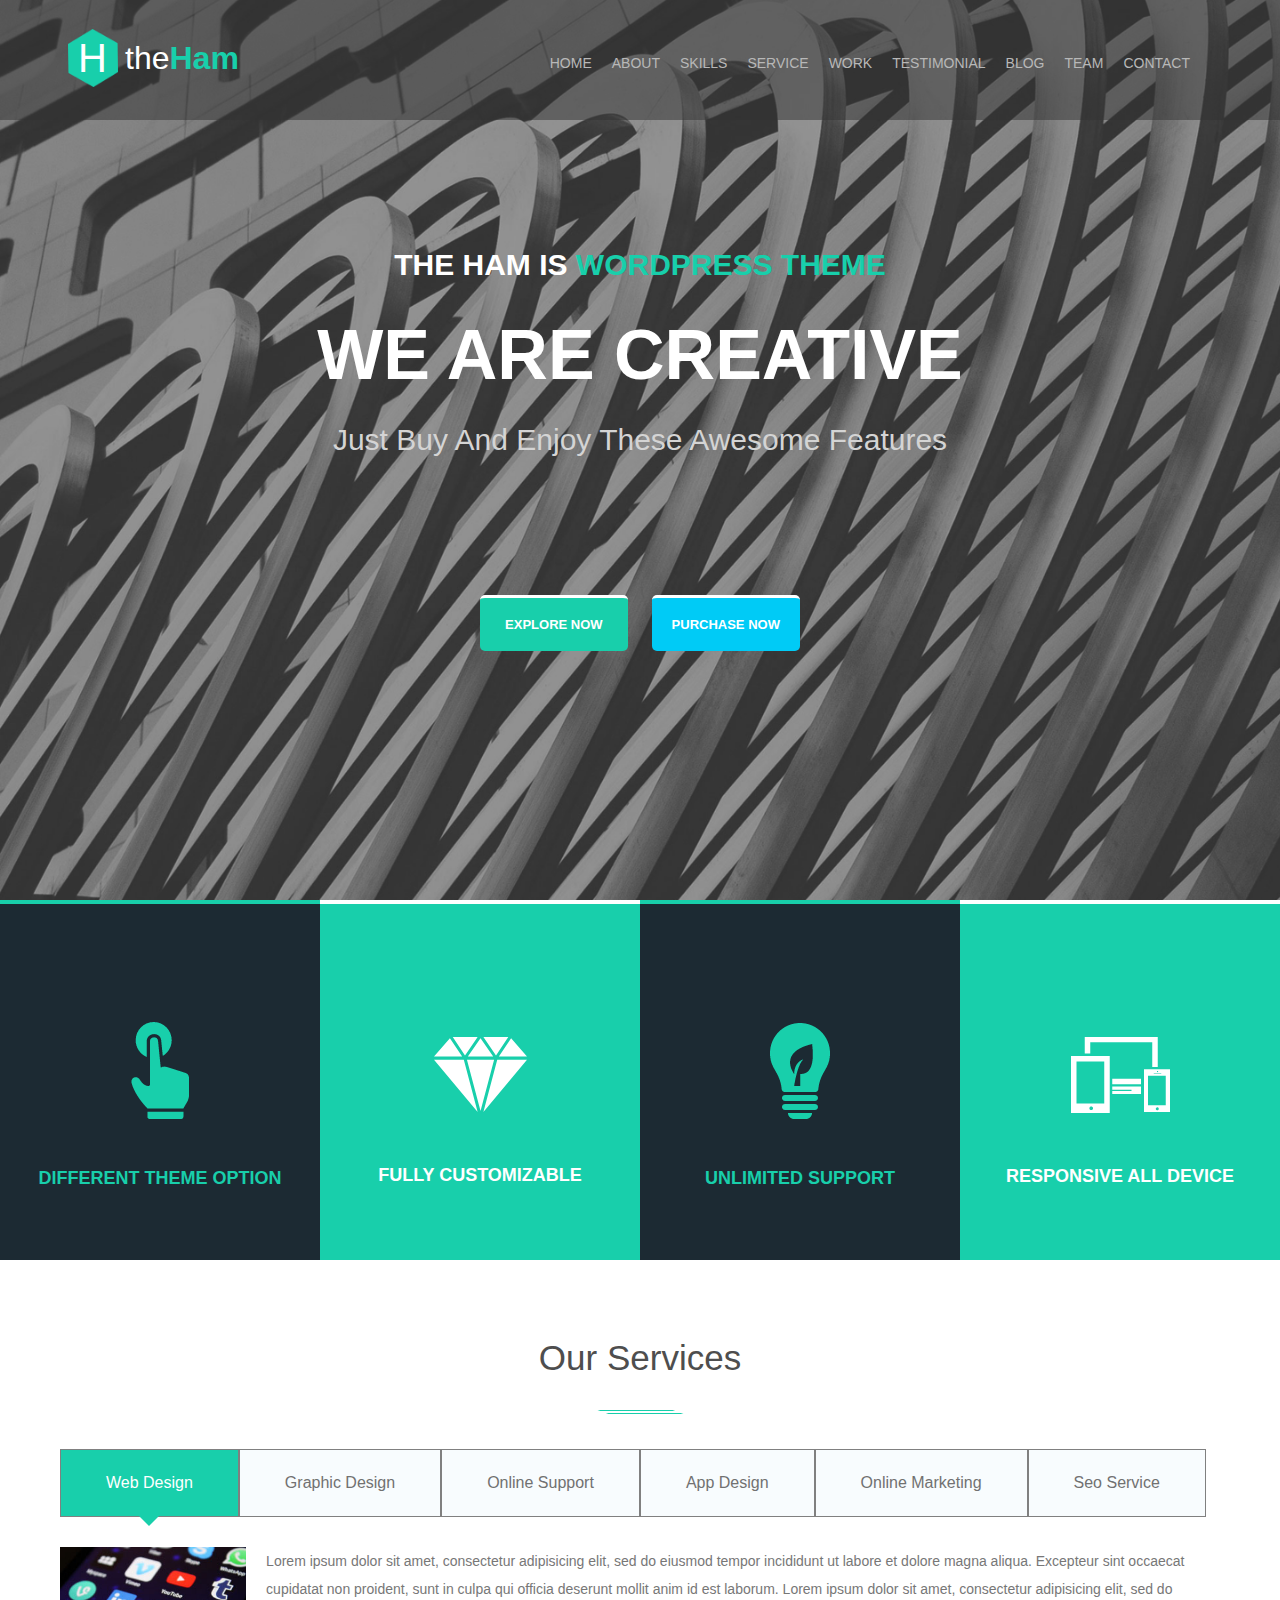
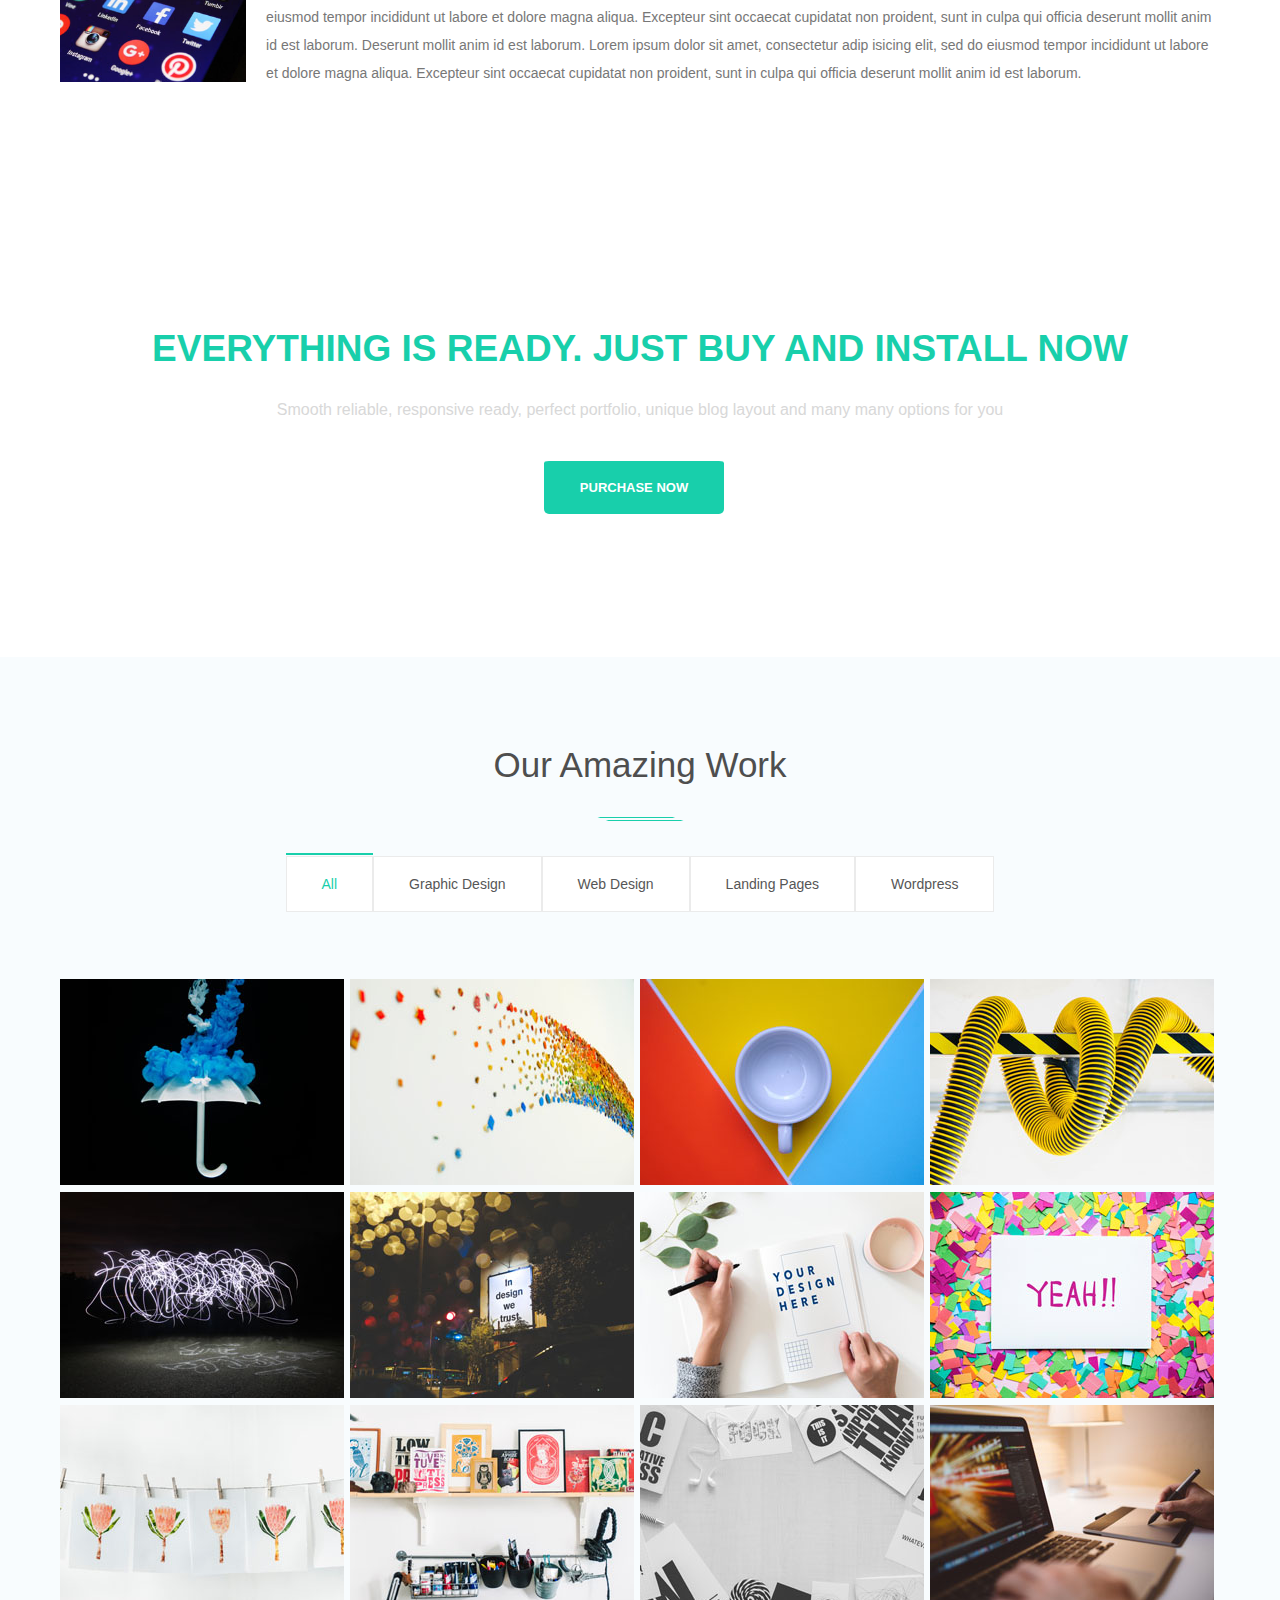
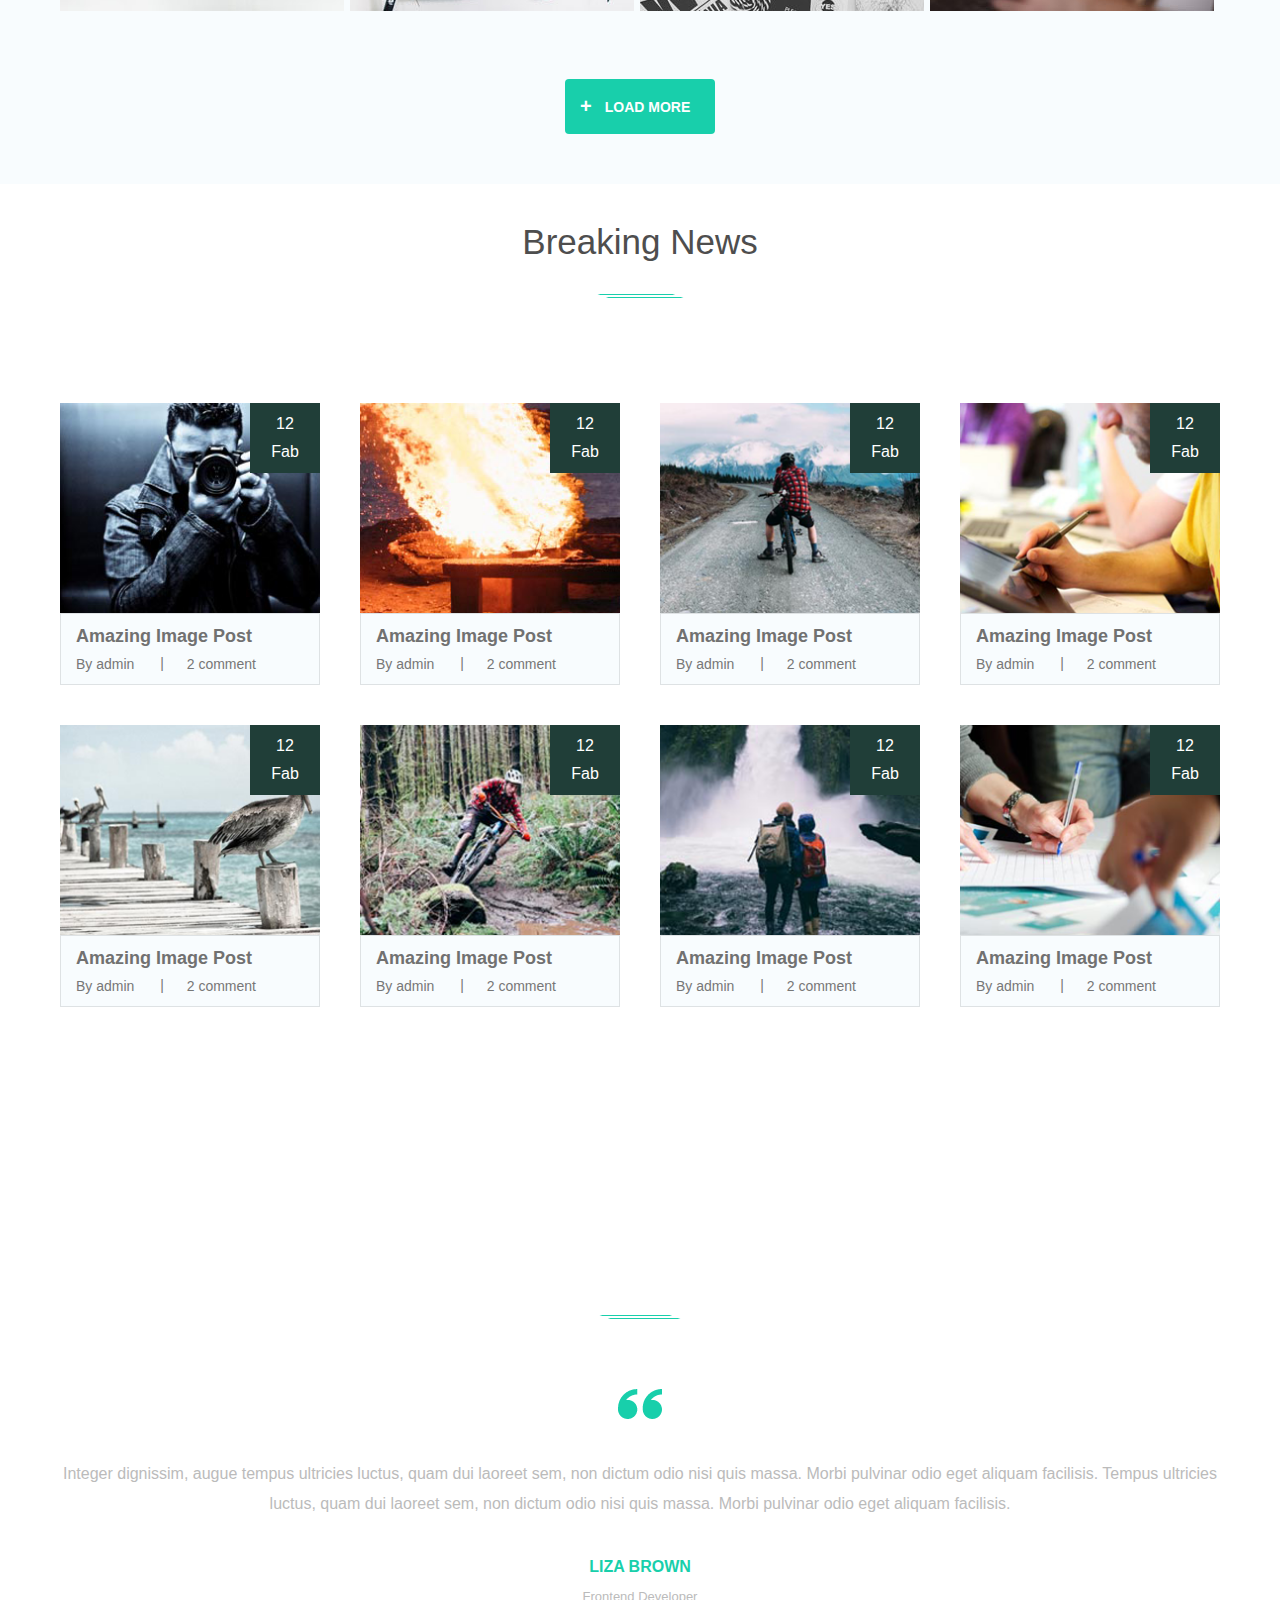
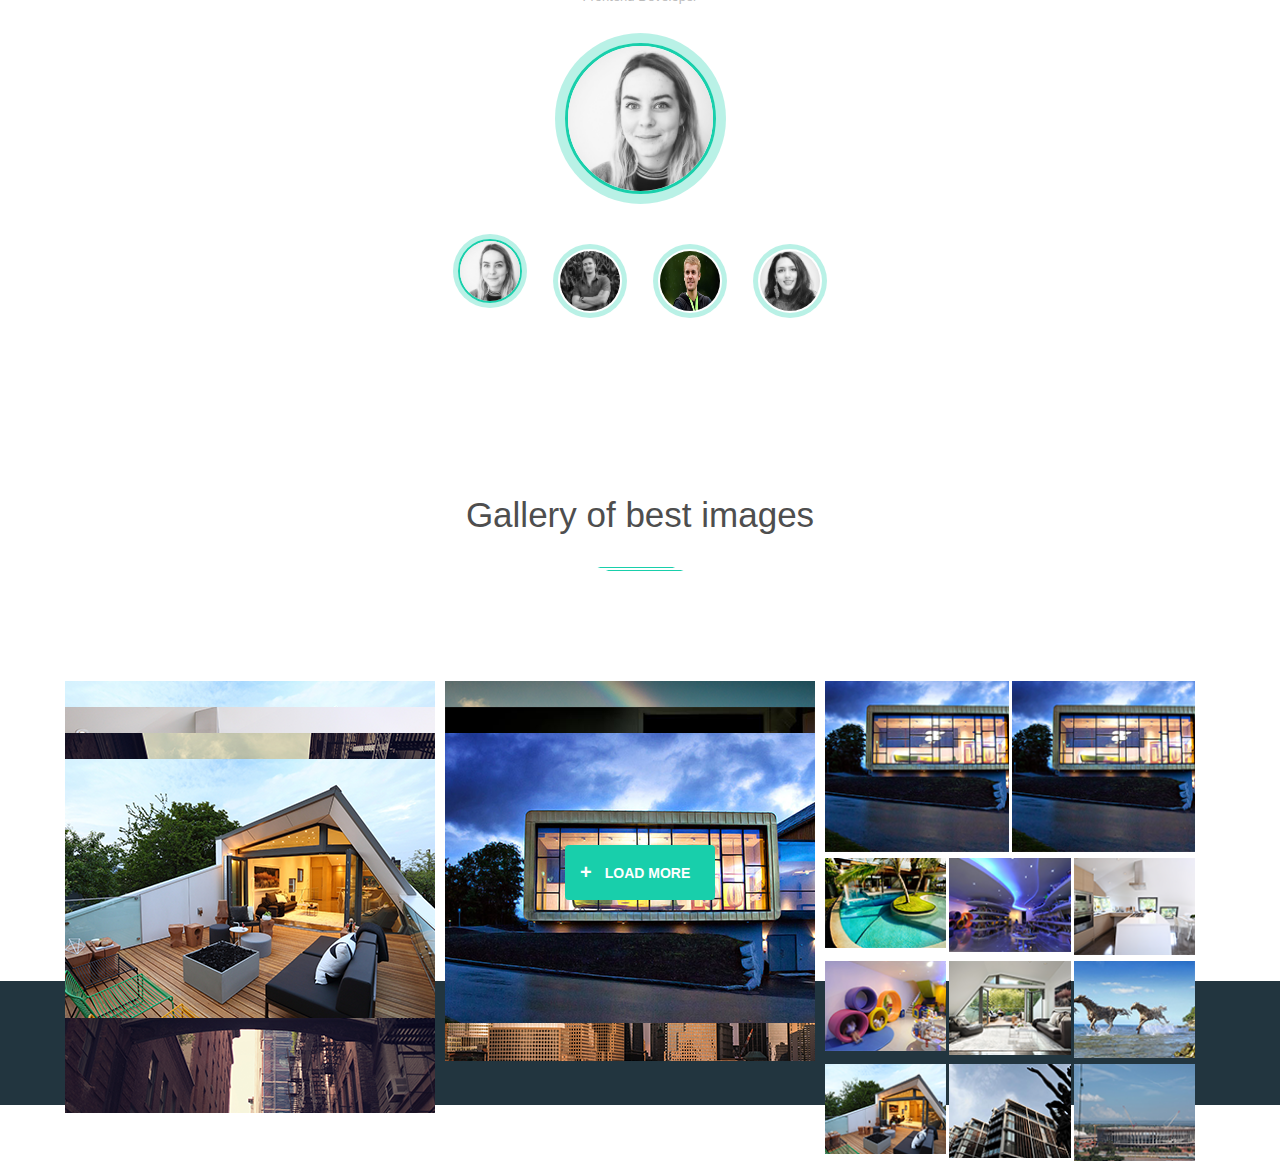
<file: Step_progect _Ham/index.html>
<!DOCTYPE html>
<html lang="en">
<head>
    <meta charset="UTF-8">
    <meta name="viewport" content="width=device-width, initial-scale=1.0">
    <meta http-equiv="X-UA-Compatible" content="ie=edge">
    <link rel="stylesheet" href="css/reset.css">
    <link rel="stylesheet" href="css/style.css">
    <link rel="stylesheet" href="css/style-gallary.css">
    <link href="https://fonts.googleapis.com/css?family=Montserrat:100,200,300,400,500,700,800&display=swap" rel="stylesheet">
    <link rel="stylesheet" href="https://use.fontawesome.com/releases/v5.8.1/css/all.css" integrity="sha384-50oBUHEmvpQ+1lW4y57PTFmhCaXp0ML5d60M1M7uH2+nqUivzIebhndOJK28anvf" crossorigin="anonymous">
    <title>Document</title>
</head>
<body>
    <header class="header-all">
      <div class="bc-line">   
       <div class="head-content-width">
        <div class="head-section">  
           <div class="head-logo">
                <a href="#" class="link-wrap">
                  <span class="logo-span white-text">H</span>
                </a>
           </div>
           <div class="logo-text-block">
              <h2 class="logo-text-the">the</h2>
              <span class="green-text logo-text-ham">Ham</span>
           </div>
        </div>

        <div class="head-info">
            <a href="#" class="head-nav-menu">home</a>
            <a href="#" class="head-nav-menu">about</a>
            <a href="#" class="head-nav-menu">skills</a>
            <a href="#" class="head-nav-menu">service</a>
            <a href="#" class="head-nav-menu">work</a>
            <a href="#" class="head-nav-menu">testimonial</a>
            <a href="#" class="head-nav-menu">blog</a>
            <a href="#" class="head-nav-menu">team</a>
            <a href="#" class="head-nav-menu">contact</a>
            <a href="#" class="head-nav-menu"><i class="fas fa-search"></i></a>
        </div>
      </div>
     </div>
     <div class="head-title-section">
       <p class="wordpress white-text">The Ham is<span class="wordpress-text green-text"> Wordpress theme</span>
       </p>
        <p class="main-title-text white-text">we are creative</p>
        <p class="head-subtitle">Just Buy And Enjoy These Awesome Features</p>
    </div>
      <div class="buttons">
          <a href="#" class="btn-explore white-text">explore now</a>
          <a href="#" class="btn-purchase white-text">purchase now</a>
      </div>
    </header>

    <!-- four block section -->
    <section class="four-block">
        <div class="block-hand">
            <a href="#">
              <img src="img/icon/hand.png" alt="hand">
            </a>
            <span class="block-hand-text green-text">Different theme option</span>
        </div>
        <div class="block-diamond">
            <a href="#">
              <img src="img/icon/diamond.png" alt="diamond">
            </a>
            <span class="block-diamond-text white-text">fully customizable</span>
        </div>
        <div class="block-lamp">
           <a href="">
            <img src="img/icon/lamp.png" alt="lamp">
            </a>
            <span class="block-lamp-text green-text">unlimited support</span>
        </div>
        <div class="block-phone">
           <a href="">
            <img src="img/icon/phone.png" alt="phone">
           </a>
           <span class="block-phone-text white-text">responsive all device</span>
        </div>
    </section>

    <!-- our services -->
    <section class="our-services-section">
        <div class="services-title-block">
            <h2 class="services-title-text">Our Services</h2>
            <div class="parallelogram"></div>
        </div>
        <div class="services-tabs">
            <ul class="list-tab">
                <li class="tab-title-li tab-title-li-active">Web Design</li>
                <li class="tab-title-li">Graphic Design</li>
                <li class="tab-title-li">Online Support</li>
                <li class="tab-title-li">App Design</li>
                <li class="tab-title-li">Online Marketing</li>
                <li class="tab-title-li">Seo Service</li>
            </ul>
            <div class="tabs-content">
                <div class="tab-img-li tab-img-li-active">
                    <img src="img/web design/web-design1.jpg" alt="web design" class="tab-content-picture">
                    <p class="tab-content-text">Lorem ipsum dolor sit amet, consectetur adipisicing elit, sed do eiusmod tempor incididunt ut labore et dolore magna aliqua. Excepteur sint occaecat cupidatat non proident, sunt in culpa qui officia deserunt mollit anim id est laborum. Lorem ipsum dolor sit amet, consectetur adipisicing elit, sed do eiusmod tempor incididunt ut labore et dolore magna aliqua. Excepteur sint occaecat cupidatat non proident, sunt in culpa qui officia deserunt mollit anim id est laborum. Deserunt mollit anim id est laborum. Lorem ipsum dolor sit amet, consectetur adip isicing elit, sed do eiusmod tempor incididunt ut labore et dolore magna aliqua. Excepteur sint occaecat cupidatat non proident, sunt in culpa qui officia deserunt mollit anim id est laborum.</p>
                </div>
                <div class="tab-img-li">
                  <img src="img/web design/web-design2.jpg" alt="web design" class="tab-content-picture">
                    <p class="tab-content-text">Lorem ipsum dolor sit amet, consectetur adipisicing elit, sed do eiusmod tempor incididunt ut labore et dolore magna aliqua. Excepteur sint occaecat cupidatat non proident, sunt in culpa qui officia deserunt mollit anim id est laborum. Lorem ipsum dolor sit amet, consectetur adipisicing elit, sed do eiusmod tempor incididunt ut labore et dolore magna aliqua. Excepteur sint occaecat cupidatat non proident, sunt in culpa qui officia deserunt mollit anim id est laborum. Deserunt mollit anim id est laborum. Lorem ipsum dolor sit amet, consectetur adip isicing elit, sed do eiusmod tempor incididunt ut labore et dolore magna aliqua. Excepteur sint occaecat cupidatat non proident, sunt in culpa qui officia deserunt mollit anim id est laborum.</p>
                </div>
                <div class="tab-img-li">
                  <img src="img/web design/web-design3.jpg" alt="web design" class="tab-content-picture">
                    <p class="tab-content-text">Lorem ipsum dolor sit amet, consectetur adipisicing elit, sed do eiusmod tempor incididunt ut labore et dolore magna aliqua. Excepteur sint occaecat cupidatat non proident, sunt in culpa qui officia deserunt mollit anim id est laborum. Lorem ipsum dolor sit amet, consectetur adipisicing elit, sed do eiusmod tempor incididunt ut labore et dolore magna aliqua. Excepteur sint occaecat cupidatat non proident, sunt in culpa qui officia deserunt mollit anim id est laborum. Deserunt mollit anim id est laborum. Lorem ipsum dolor sit amet, consectetur adip isicing elit, sed do eiusmod tempor incididunt ut labore et dolore magna aliqua. Excepteur sint occaecat cupidatat non proident, sunt in culpa qui officia deserunt mollit anim id est laborum.</p>
                </div>
                <div class="tab-img-li">
                   <img src="img/web design/web-design4.jpg" alt="web design" class="tab-content-picture">
                    <p class="tab-content-text">Lorem ipsum dolor sit amet, consectetur adipisicing elit, sed do eiusmod tempor incididunt ut labore et dolore magna aliqua. Excepteur sint occaecat cupidatat non proident, sunt in culpa qui officia deserunt mollit anim id est laborum. Lorem ipsum dolor sit amet, consectetur adipisicing elit, sed do eiusmod tempor incididunt ut labore et dolore magna aliqua. Excepteur sint occaecat cupidatat non proident, sunt in culpa qui officia deserunt mollit anim id est laborum. Deserunt mollit anim id est laborum. Lorem ipsum dolor sit amet, consectetur adip isicing elit, sed do eiusmod tempor incididunt ut labore et dolore magna aliqua. Excepteur sint occaecat cupidatat non proident, sunt in culpa qui officia deserunt mollit anim id est laborum.</p>
                </div>
                <div class="tab-img-li">
                   <img src="img/web design/web-design5.jpg" alt="web design" class="tab-content-picture">
                    <p class="tab-content-text">Lorem ipsum dolor sit amet, consectetur adipisicing elit, sed do eiusmod tempor incididunt ut labore et dolore magna aliqua. Excepteur sint occaecat cupidatat non proident, sunt in culpa qui officia deserunt mollit anim id est laborum. Lorem ipsum dolor sit amet, consectetur adipisicing elit, sed do eiusmod tempor incididunt ut labore et dolore magna aliqua. Excepteur sint occaecat cupidatat non proident, sunt in culpa qui officia deserunt mollit anim id est laborum. Deserunt mollit anim id est laborum. Lorem ipsum dolor sit amet, consectetur adip isicing elit, sed do eiusmod tempor incididunt ut labore et dolore magna aliqua. Excepteur sint occaecat cupidatat non proident, sunt in culpa qui officia deserunt mollit anim id est laborum.</p>
                </div>
                <div class="tab-img-li">
                    <img src="img/web design/web-design6.jpg" alt="web design" class="tab-content-picture">
                    <p class="tab-content-text">Lorem ipsum dolor sit amet, consectetur adipisicing elit, sed do eiusmod tempor incididunt ut labore et dolore magna aliqua. Excepteur sint occaecat cupidatat non proident, sunt in culpa qui officia deserunt mollit anim id est laborum. Lorem ipsum dolor sit amet, consectetur adipisicing elit, sed do eiusmod tempor incididunt ut labore et dolore magna aliqua. Excepteur sint occaecat cupidatat non proident, sunt in culpa qui officia deserunt mollit anim id est laborum. Deserunt mollit anim id est laborum. Lorem ipsum dolor sit amet, consectetur adip isicing elit, sed do eiusmod tempor incididunt ut labore et dolore magna aliqua. Excepteur sint occaecat cupidatat non proident, sunt in culpa qui officia deserunt mollit anim id est laborum.</p>
                </div>
            </div>
        </div> 
  </section>

  <!-- Everything is ready. just buy and install now -->
  <section class="just-buy">
    <div class="just-buy-content">
        <h1 class="just-buy-title green-text">Everything is ready. just buy and install now</h1>
        <p class="just-buy-subtitle">Smooth reliable, responsive ready, perfect portfolio, unique blog layout and many many options for you</p>
        <a href="#" class="white-text just-buy-btn">purchase now</a>
    </div>
  </section>

  <!-- our amazing work -->
  <section class="our-amazing-work">
    <div class="services-title-block">
        <h2 class="services-title-text">Our Amazing Work</h2>
            <div class="parallelogram"></div>
     </div>
    <div class="work-tab-content">
     <div class="work-tab">
         <ul class="work-tab-list">
             <li class="work-tab-li work-tab-li-active all"><span>All</span></li>
             <li class="work-tab-li graphic">Graphic Design</li>
             <li class="work-tab-li web">Web Design</li>
             <li class="work-tab-li landing">Landing Pages</li>
             <li class="work-tab-li wordpres">Wordpress</li>
         </ul>
     </div>
    </div>

    <div class="work-photo-section">
        <div class="work-photo-block graphic-des">
            <img src="img/graphic design/graphic-design1.jpg" alt="design" class="work-photo">
            <!-- hover -->
            <div class="hover-container">
                 <a href="#" class="btn-one">
                     <i class="fas fa-link hover-btn-icon"></i> 
                 </a>
                 <a href="#" class="btn-two">
                    <i class="fas fa-search hover-btn-icon"></i>
                 </a>
                 <p class="hover-green-text green-text">creative design</p>
                 <p class="hover-sub-text">Web Design</p>
            </div>
            <!-- --- -->
        </div>
        <div class="work-photo-block web-des">
            <img src="img/graphic design/graphic-design2.jpg" alt="design" class="work-photo">
             <!-- hover -->
            <div class="hover-container">
                 <a href="#" class="btn-one">
                     <i class="fas fa-link hover-btn-icon"></i> 
                 </a>
                 <a href="#" class="btn-two">
                    <i class="fas fa-search hover-btn-icon"></i>
                 </a>
                 <p class="hover-green-text green-text">creative design</p>
                 <p class="hover-sub-text">Web Design</p>
            </div>
            <!-- --- -->
        </div>
        <div class="work-photo-block web-des">
            <img src="img/graphic design/graphic-design3.jpg" alt="design" class="work-photo">
            <!-- hover -->
            <div class="hover-container">
                 <a href="#" class="btn-one">
                     <i class="fas fa-link hover-btn-icon"></i> 
                 </a>
                 <a href="#" class="btn-two">
                    <i class="fas fa-search hover-btn-icon"></i>
                 </a>
                 <p class="hover-green-text green-text">creative design</p>
                 <p class="hover-sub-text">Web Design</p>
            </div>
            <!-- --- -->
        </div>
        <div class="work-photo-block graphic-des landing-des">
            <img src="img/graphic design/graphic-design4.jpg" alt="design" class="work-photo">
             <!-- hover -->
            <div class="hover-container">
                 <a href="#" class="btn-one">
                     <i class="fas fa-link hover-btn-icon"></i> 
                 </a>
                 <a href="#" class="btn-two">
                    <i class="fas fa-search hover-btn-icon"></i>
                 </a>
                 <p class="hover-green-text green-text">creative design</p>
                 <p class="hover-sub-text">Web Design</p>
            </div>
            <!-- --- -->
        </div>
        <div class="work-photo-block wordpres-des">
            <img src="img/graphic design/graphic-design5.jpg" alt="design" class="work-photo">
            <!-- hover -->
            <div class="hover-container">
                 <a href="#" class="btn-one">
                     <i class="fas fa-link hover-btn-icon"></i> 
                 </a>
                 <a href="#" class="btn-two">
                    <i class="fas fa-search hover-btn-icon"></i>
                 </a>
                 <p class="hover-green-text green-text">creative design</p>
                 <p class="hover-sub-text">Web Design</p>
            </div>
            <!-- --- -->
        </div>
        <div class="work-photo-block wordpres-des">
            <img src="img/graphic design/graphic-design6.jpg" alt="design" class="work-photo">
            <!-- hover -->
            <div class="hover-container">
                 <a href="#" class="btn-one">
                     <i class="fas fa-link hover-btn-icon"></i> 
                 </a>
                 <a href="#" class="btn-two">
                    <i class="fas fa-search hover-btn-icon"></i>
                 </a>
                 <p class="hover-green-text green-text">creative design</p>
                 <p class="hover-sub-text">Web Design</p>
            </div>
            <!-- --- -->
        </div>
        <div class="work-photo-block web-des landing-des">
            <img src="img/graphic design/graphic-design7.jpg" alt="design" class="work-photo">
            <!-- hover -->
            <div class="hover-container">
                 <a href="#" class="btn-one">
                     <i class="fas fa-link hover-btn-icon"></i> 
                 </a>
                 <a href="#" class="btn-two">
                    <i class="fas fa-search hover-btn-icon"></i>
                 </a>
                 <p class="hover-green-text green-text">creative design</p>
                 <p class="hover-sub-text">Web Design</p>
            </div>
            <!-- --- -->
        </div>
        <div class="work-photo-block landing-des">
            <img src="img/graphic design/graphic-design8.jpg" alt="design" class="work-photo">
          <!-- hover -->
            <div class="hover-container">
                 <a href="#" class="btn-one">
                     <i class="fas fa-link hover-btn-icon"></i> 
                 </a>
                 <a href="#" class="btn-two">
                    <i class="fas fa-search hover-btn-icon"></i>
                 </a>
                 <p class="hover-green-text green-text">creative design</p>
                 <p class="hover-sub-text">Web Design</p>
            </div>
            <!-- --- -->
        </div>
        <div class="work-photo-block landing-des wordpres-des">
            <img src="img/graphic design/graphic-design9.jpg" alt="design" class="work-photo">
         <!-- hover -->
            <div class="hover-container">
                 <a href="#" class="btn-one">
                     <i class="fas fa-link hover-btn-icon"></i> 
                 </a>
                 <a href="#" class="btn-two">
                    <i class="fas fa-search hover-btn-icon"></i>
                 </a>
                 <p class="hover-green-text green-text">creative design</p>
                 <p class="hover-sub-text">Web Design</p>
            </div>
            <!-- --- -->
        </div>
        <div class="work-photo-block graphic-des wordpres-des">
            <img src="img/graphic design/graphic-design10.jpg" alt="design" class="work-photo">
         <!-- hover -->
            <div class="hover-container">
                 <a href="#" class="btn-one">
                     <i class="fas fa-link hover-btn-icon"></i> 
                 </a>
                 <a href="#" class="btn-two">
                    <i class="fas fa-search hover-btn-icon"></i>
                 </a>
                 <p class="hover-green-text green-text">creative design</p>
                 <p class="hover-sub-text">Web Design</p>
            </div>
            <!-- --- -->
        </div>
        <div class="work-photo-block graphic-des">
            <img src="img/graphic design/graphic-design11.jpg" alt="design" class="work-photo">
        <!-- hover -->
            <div class="hover-container">
                 <a href="#" class="btn-one">
                     <i class="fas fa-link hover-btn-icon"></i> 
                 </a>
                 <a href="#" class="btn-two">
                    <i class="fas fa-search hover-btn-icon"></i>
                 </a>
                 <p class="hover-green-text green-text">creative design</p>
                 <p class="hover-sub-text">Web Design</p>
            </div>
            <!-- --- -->
        </div>
        <div class="work-photo-block web-des">
            <img src="img/graphic design/graphic-design12.jpg" alt="design" class="work-photo">
        <!-- hover -->
            <div class="hover-container">
                 <a href="#" class="btn-one">
                     <i class="fas fa-link hover-btn-icon"></i> 
                 </a>
                 <a href="#" class="btn-two">
                    <i class="fas fa-search hover-btn-icon"></i>
                 </a>
                 <p class="hover-green-text green-text">creative design</p>
                 <p class="hover-sub-text">Web Design</p>
            </div>
            <!-- --- -->
        </div>
    </div><!--first block photo-->
        <!-- btn -->
       <div class="btn-load">
          <button class="btn-next-block">
             <span class="load-more">Load more</span>
          </button>
        </div>
        <!-- next block 12ph -->
        <div class="work-photo-section-next">
            <div class="work-photo-block landing-des">
                <img src="img/landing page/landing-page1.jpg" alt="design" class="work-photo">
             <!-- hover -->
            <div class="hover-container">
                 <a href="#" class="btn-one">
                     <i class="fas fa-link hover-btn-icon"></i> 
                 </a>
                 <a href="#" class="btn-two">
                    <i class="fas fa-search hover-btn-icon"></i>
                 </a>
                 <p class="hover-green-text green-text">creative design</p>
                 <p class="hover-sub-text">Web Design</p>
            </div>
            <!-- --- -->
            </div>
            <div class="work-photo-block landing-des">
                <img src="img/landing page/landing-page2.jpg" alt="design" class="work-photo">
            <!-- hover -->
            <div class="hover-container">
                 <a href="#" class="btn-one">
                     <i class="fas fa-link hover-btn-icon"></i> 
                 </a>
                 <a href="#" class="btn-two">
                    <i class="fas fa-search hover-btn-icon"></i>
                 </a>
                 <p class="hover-green-text green-text">creative design</p>
                 <p class="hover-sub-text">Web Design</p>
            </div>
            <!-- --- -->
            </div>
            <div class="work-photo-block landing-des">
                <img src="img/landing page/landing-page3.jpg" alt="design" class="work-photo">
            <!-- hover -->
            <div class="hover-container">
                 <a href="#" class="btn-one">
                     <i class="fas fa-link hover-btn-icon"></i> 
                 </a>
                 <a href="#" class="btn-two">
                    <i class="fas fa-search hover-btn-icon"></i>
                 </a>
                 <p class="hover-green-text green-text">creative design</p>
                 <p class="hover-sub-text">Web Design</p>
            </div>
            <!-- --- -->
            </div>
            <div class="work-photo-block landing-des">
                <img src="img/landing page/landing-page4.jpg" alt="design" class="work-photo">
          <!-- hover -->
            <div class="hover-container">
                 <a href="#" class="btn-one">
                     <i class="fas fa-link hover-btn-icon"></i> 
                 </a>
                 <a href="#" class="btn-two">
                    <i class="fas fa-search hover-btn-icon"></i>
                 </a>
                 <p class="hover-green-text green-text">creative design</p>
                 <p class="hover-sub-text">Web Design</p>
            </div>
            <!-- --- -->
            </div>
            <div class="work-photo-block landing-des">
                <img src="img/landing page/landing-page5.jpg" alt="design" class="work-photo">
         <!-- hover -->
            <div class="hover-container">
                 <a href="#" class="btn-one">
                     <i class="fas fa-link hover-btn-icon"></i> 
                 </a>
                 <a href="#" class="btn-two">
                    <i class="fas fa-search hover-btn-icon"></i>
                 </a>
                 <p class="hover-green-text green-text">creative design</p>
                 <p class="hover-sub-text">Web Design</p>
            </div>
            <!-- --- -->
            </div>
            <div class="work-photo-block landing-des">
                <img src="img/landing page/landing-page6.jpg" alt="design" class="work-photo">
         <!-- hover -->
            <div class="hover-container">
                 <a href="#" class="btn-one">
                     <i class="fas fa-link hover-btn-icon"></i> 
                 </a>
                 <a href="#" class="btn-two">
                    <i class="fas fa-search hover-btn-icon"></i>
                 </a>
                 <p class="hover-green-text green-text">creative design</p>
                 <p class="hover-sub-text">Web Design</p>
            </div>
            <!-- --- -->
            </div>
            <div class="work-photo-block landing-des">
                <img src="img/landing page/landing-page7.jpg" alt="design" class="work-photo">
        <!-- hover -->
            <div class="hover-container">
                 <a href="#" class="btn-one">
                     <i class="fas fa-link hover-btn-icon"></i> 
                 </a>
                 <a href="#" class="btn-two">
                    <i class="fas fa-search hover-btn-icon"></i>
                 </a>
                 <p class="hover-green-text green-text">creative design</p>
                 <p class="hover-sub-text">Web Design</p>
            </div>
            <!-- --- -->
            </div>
            <div class="work-photo-block wordpres-des">
                <img src="img/wordpress/wordpress1.jpg" alt="design" class="work-photo">
        <!-- hover -->
            <div class="hover-container">
                 <a href="#" class="btn-one">
                     <i class="fas fa-link hover-btn-icon"></i> 
                 </a>
                 <a href="#" class="btn-two">
                    <i class="fas fa-search hover-btn-icon"></i>
                 </a>
                 <p class="hover-green-text green-text">creative design</p>
                 <p class="hover-sub-text">Web Design</p>
            </div>
            <!-- --- -->
            </div>
            <div class="work-photo-block wordpres-des">
                <img src="img/wordpress/wordpress3.jpg" alt="design" class="work-photo">
         <!-- hover -->
            <div class="hover-container">
                 <a href="#" class="btn-one">
                     <i class="fas fa-link hover-btn-icon"></i> 
                 </a>
                 <a href="#" class="btn-two">
                    <i class="fas fa-search hover-btn-icon"></i>
                 </a>
                 <p class="hover-green-text green-text">creative design</p>
                 <p class="hover-sub-text">Web Design</p>
            </div>
            <!-- --- -->
            </div>
            <div class="work-photo-block wordpres-des">
                <img src="img/wordpress/wordpress4.jpg" alt="design" class="work-photo">
        <!-- hover -->
            <div class="hover-container">
                 <a href="#" class="btn-one">
                     <i class="fas fa-link hover-btn-icon"></i> 
                 </a>
                 <a href="#" class="btn-two">
                    <i class="fas fa-search hover-btn-icon"></i>
                 </a>
                 <p class="hover-green-text green-text">creative design</p>
                 <p class="hover-sub-text">Web Design</p>
            </div>
            <!-- --- -->
            </div>
            <div class="work-photo-block wordpres-des">
                <img src="img/wordpress/wordpress6.jpg" alt="design" class="work-photo">
        <!-- hover -->
            <div class="hover-container">
                 <a href="#" class="btn-one">
                     <i class="fas fa-link hover-btn-icon"></i> 
                 </a>
                 <a href="#" class="btn-two">
                    <i class="fas fa-search hover-btn-icon"></i>
                 </a>
                 <p class="hover-green-text green-text">creative design</p>
                 <p class="hover-sub-text">Web Design</p>
            </div>
            <!-- --- -->
            </div>
            <div class="work-photo-block wordpres-des">
                <img src="img/wordpress/wordpress7.jpg" alt="design" class="work-photo">
        <!-- hover -->
            <div class="hover-container">
                 <a href="#" class="btn-one">
                     <i class="fas fa-link hover-btn-icon"></i> 
                 </a>
                 <a href="#" class="btn-two">
                    <i class="fas fa-search hover-btn-icon"></i>
                 </a>
                 <p class="hover-green-text green-text">creative design</p>
                 <p class="hover-sub-text">Web Design</p>
            </div>
            <!-- --- -->
            </div>
        </div><!--work-photo-block-next-->
  </section>

<!-- section breking news -->
  <section class="breaking-news">
    <div class="services-title-block mar-top">
        <h2 class="services-title-text">Breaking News</h2>
            <div class="parallelogram"></div>
     </div>
     <!-- wrapper block -->
     <div class="breaking-news-container">
         <div class="breaking-news-block">
             <a href="#" class="breaking-news-block-link">
                 <div class="breaking-news-block-img">
                     <img src="img/breaking-news-block/Layer1.png" alt="breaking-news" class="img-inside-breaking-news">
                     <div class="breaking-news-block-date">
                         <p class="date-number">12</p>
                         <p class="date-mons">Fab</p>
                     </div>
                 </div>
                 <div class="breaking-news-block-comment">
                    <p class="comment-text">Amazing Image Post</p>
                        <div class="comment-wrap">
                           <span class="comment-by-admin">By admin</span>
                           <span class="comment-how-much">2 comment</span>
                     </div>
                 </div>
             </a>
         </div>
         <div class="breaking-news-block">
             <a href="#" class="breaking-news-block-link">
                 <div class="breaking-news-block-img">
                     <img src="img/breaking-news-block/Layer2.png" alt="breaking-news" class="img-inside-breaking-news">
                     <div class="breaking-news-block-date">
                         <p class="date-number">12</p>
                         <p class="date-mons">Fab</p>
                     </div>
                 </div>
                 <div class="breaking-news-block-comment">
                    <p class="comment-text">Amazing Image Post</p>
                        <div class="comment-wrap">
                           <span class="comment-by-admin">By admin</span>
                           <span class="comment-how-much">2 comment</span>
                     </div>
                 </div>
             </a>
         </div>
         <div class="breaking-news-block">
            <a href="#" class="breaking-news-block-link">
                 <div class="breaking-news-block-img">
                     <img src="img/breaking-news-block/Layer3.png" alt="breaking-news" class="img-inside-breaking-news">
                     <div class="breaking-news-block-date">
                         <p class="date-number">12</p>
                         <p class="date-mons">Fab</p>
                     </div>
                 </div>
                 <div class="breaking-news-block-comment">
                    <p class="comment-text">Amazing Image Post</p>
                        <div class="comment-wrap">
                           <span class="comment-by-admin">By admin</span>
                           <span class="comment-how-much">2 comment</span>
                     </div>
                 </div>
             </a>
         </div>
         <div class="breaking-news-block">
            <a href="#" class="breaking-news-block-link">
                 <div class="breaking-news-block-img">
                     <img src="img/breaking-news-block/Layer4.png" alt="breaking-news" class="img-inside-breaking-news">
                     <div class="breaking-news-block-date">
                         <p class="date-number">12</p>
                         <p class="date-mons">Fab</p>
                     </div>
                 </div>
                 <div class="breaking-news-block-comment">
                    <p class="comment-text">Amazing Image Post</p>
                        <div class="comment-wrap">
                           <span class="comment-by-admin">By admin</span>
                           <span class="comment-how-much">2 comment</span>
                     </div>
                 </div>
             </a>
         </div>
         <div class="breaking-news-block">
            <a href="#" class="breaking-news-block-link">
                 <div class="breaking-news-block-img">
                     <img src="img/breaking-news-block/Layer5.png" alt="breaking-news" class="img-inside-breaking-news">
                     <div class="breaking-news-block-date">
                         <p class="date-number">12</p>
                         <p class="date-mons">Fab</p>
                     </div>
                 </div>
                 <div class="breaking-news-block-comment">
                    <p class="comment-text">Amazing Image Post</p>
                        <div class="comment-wrap">
                           <span class="comment-by-admin">By admin</span>
                           <span class="comment-how-much">2 comment</span>
                     </div>
                 </div>
             </a>
         </div>
         <div class="breaking-news-block">
             <a href="#" class="breaking-news-block-link">
                 <div class="breaking-news-block-img">
                     <img src="img/breaking-news-block/Layer6.png" alt="breaking-news" class="img-inside-breaking-news">
                     <div class="breaking-news-block-date">
                         <p class="date-number">12</p>
                         <p class="date-mons">Fab</p>
                     </div>
                 </div>
                 <div class="breaking-news-block-comment">
                    <p class="comment-text">Amazing Image Post</p>
                        <div class="comment-wrap">
                           <span class="comment-by-admin">By admin</span>
                           <span class="comment-how-much">2 comment</span>
                     </div>
                 </div>
             </a>
         </div>
         <div class="breaking-news-block">
            <a href="#" class="breaking-news-block-link">
                 <div class="breaking-news-block-img">
                     <img src="img/breaking-news-block/Layer7.png" alt="breaking-news" class="img-inside-breaking-news">
                     <div class="breaking-news-block-date">
                         <p class="date-number">12</p>
                         <p class="date-mons">Fab</p>
                     </div>
                 </div>
                 <div class="breaking-news-block-comment">
                    <p class="comment-text">Amazing Image Post</p>
                        <div class="comment-wrap">
                           <span class="comment-by-admin">By admin</span>
                           <span class="comment-how-much">2 comment</span>
                     </div>
                 </div>
             </a>
         </div>
         <div class="breaking-news-block">
            <a href="#" class="breaking-news-block-link">
                 <div class="breaking-news-block-img">
                     <img src="img/breaking-news-block/Layer8.png" alt="breaking-news" class="img-inside-breaking-news">
                     <div class="breaking-news-block-date">
                         <p class="date-number">12</p>
                         <p class="date-mons">Fab</p>
                     </div>
                 </div>
                 <div class="breaking-news-block-comment">
                    <p class="comment-text">Amazing Image Post</p>
                        <div class="comment-wrap">
                           <span class="comment-by-admin">By admin</span>
                           <span class="comment-how-much">2 comment</span>
                     </div>
                 </div>
             </a>
         </div>
     </div>
  </section><!--breaking block end-->

  <!-- carusel -->
  <section class="people-say">
    <p class="people-say-title">What People Say About theHam</p>
    <div class="parallelogram center-line"></div>
    <div class="quote"></div>
    <!-- slider -->
    <div class="people-say-slider">
        <div class="people-say-slider-comment">
            <p class="people-slider-message">Integer dignissim, augue tempus ultricies luctus, quam dui laoreet sem, non dictum odio nisi quis massa. Morbi pulvinar odio eget aliquam facilisis. Tempus ultricies luctus, quam dui laoreet sem, non dictum odio nisi quis massa. Morbi pulvinar odio eget aliquam facilisis.</p>
        </div>
        <div class="user-details">
            <p class="user-name">Liza Brown</p>
            <p class="user-position">Frontend Developer</p>
            <div class="user-photo">
                <img src="img/people/1.jpg" alt="user" class="user-photo-img">
            </div>
        </div>
        <div class="user-details-list">
            <div class="slider-control-left">
                <i class="fas fa-chevron-left slider-controller"></i>
            </div>
            <ul class="user-list">
                <li class="list-small-img user-active" data-li="0">
                    <img src="img/people/1.jpg" alt="" class="small-photo">
                </li>
                <li class="list-small-img" data-li="1">
                    <img src="img/people/2.jpg" alt="" class="small-photo">
                </li>
                <li class="list-small-img" data-li="2">
                    <img src="img/people/3.jpg" alt="" class="small-photo">
                </li>
                <li class="list-small-img" data-li="3">
                    <img src="img/people/4.jpg" alt="" class="small-photo">
                </li>
            </ul>
            <div class="slider-control-right">
                <i class="fas fa-chevron-right slider-controller"></i>
            </div>
        </div>
    </div>
  </section>

  <!-- Gallery of best images -->
  <section class="galery">
      <div class="services-title-block">
        <h2 class="services-title-text">Gallery of best images</h2>
            <div class="parallelogram"></div>
      </div>
            
  <div class="grid-container">
      <div class="container-item sizer">
          <img src="img/galery/post-1.png" alt="" class="grid-img">
          <div class="grid-hover-block">
              <div class="btn-container">
                  <a href="#" class="grid-btn-link">
                    <i class="fas fa-search grid-gallery-item-search"></i>
                  </a>
                  <a href="#" class="grid-btn-link">
                    <i class="fas fa-expand-arrows-alt"></i>
                  </a>
              </div>
          </div>
      </div>
      <div class="container-item sizer">
        <img src="img/galery/post-2.png" alt="" class="grid-img">
        <div class="grid-hover-block">
            <div class="btn-container">
                <a href="#" class="grid-btn-link">
                  <i class="fas fa-search grid-gallery-item-search"></i>
                </a>
                <a href="#" class="grid-btn-link">
                  <i class="fas fa-expand-arrows-alt"></i>
                </a>
            </div>
        </div>
      </div>

<!-- min gallery -->
      <div class="container-item sizer">
          <div class="min-gallery">

                  <div class="min-gallery-small-img1 reletive">
                     <img src="img/galery/small/smallgalery1.png" alt="" class="small-1">
                     <!-- hover block -->
                     <div class="grid-hover-block-small">
                        <div class="btn-container-small">
                            <a href="#" class="grid-btn-link-small">
                              <i class="fas fa-search grid-gallery-item-search"></i>
                            </a>
                            <a href="#" class="grid-btn-link-small">
                              <i class="fas fa-expand-arrows-alt"></i>
                            </a>
                        </div>
                    </div>
                  </div>
                  <div class="min-gallery-small-img2 reletive">
                      <img src="img/galery/small/smallgalery2.png" alt="" class=" small-2">
                      <!-- hover block -->
                      <div class="grid-hover-block-small">
                        <div class="btn-container-small">
                            <a href="#" class="grid-btn-link-small">
                              <i class="fas fa-search grid-gallery-item-search"></i>
                            </a>
                            <a href="#" class="grid-btn-link-small">
                              <i class="fas fa-expand-arrows-alt"></i>
                            </a>
                        </div>
                    </div>
                  </div>
                  <div class="min-gallery-small-img3 reletive">
                      <img src="img/galery/small/smallgalery3.png" alt="" class="small">
                      <!-- hover block -->
                      <div class="grid-hover-block-small">
                        <div class="btn-container-small">
                            <a href="#" class="grid-btn-link-small">
                              <i class="fas fa-search grid-gallery-item-search"></i>
                            </a>
                            <a href="#" class="grid-btn-link-small">
                              <i class="fas fa-expand-arrows-alt"></i>
                            </a>
                        </div>
                    </div>
                  </div>
                  <div class="min-gallery-small-img4 reletive">
                      <img src="img/galery/small/smallgalery4.png" alt="" class="small">
                      <!-- hover block -->
                      <div class="grid-hover-block-small">
                        <div class="btn-container-small">
                            <a href="#" class="grid-btn-link-small">
                              <i class="fas fa-search grid-gallery-item-search"></i>
                            </a>
                            <a href="#" class="grid-btn-link-small">
                              <i class="fas fa-expand-arrows-alt"></i>
                            </a>
                        </div>
                    </div>
                  </div>
                  <div class="min-gallery-small-img5 reletive">
                      <img src="img/galery/small/smallgalery5.png" alt="" class="small">
                      <!-- hover block -->
                      <div class="grid-hover-block-small">
                        <div class="btn-container-small">
                            <a href="#" class="grid-btn-link-small">
                              <i class="fas fa-search grid-gallery-item-search"></i>
                            </a>
                            <a href="#" class="grid-btn-link-small">
                              <i class="fas fa-expand-arrows-alt"></i>
                            </a>
                        </div>
                    </div>
                  </div>
                  <div class="min-gallery-small-img6 reletive">
                      <img src="img/galery/small/smallgalery6.png" alt="" class="small">
                      <!-- hover block -->
                      <div class="grid-hover-block-small">
                        <div class="btn-container-small">
                            <a href="#" class="grid-btn-link-small">
                              <i class="fas fa-search grid-gallery-item-search"></i>
                            </a>
                            <a href="#" class="grid-btn-link-small">
                              <i class="fas fa-expand-arrows-alt"></i>
                            </a>
                        </div>
                    </div>
                  </div>
                  <div class="min-gallery-small-img7 reletive">
                      <img src="img/galery/small/smallgalery7.png" alt="" class="small">
                      <!-- hover block -->
                      <div class="grid-hover-block-small">
                        <div class="btn-container-small">
                            <a href="#" class="grid-btn-link-small">
                              <i class="fas fa-search grid-gallery-item-search"></i>
                            </a>
                            <a href="#" class="grid-btn-link-small">
                              <i class="fas fa-expand-arrows-alt"></i>
                            </a>
                        </div>
                    </div>
                  </div>
                  <div class="min-gallery-small-img8 reletive">
                     <img src="img/galery/small/smallgalery8.png" alt="" class="small">
                     <!-- hover block -->
                     <div class="grid-hover-block-small">
                        <div class="btn-container-small">
                            <a href="#" class="grid-btn-link-small">
                              <i class="fas fa-search grid-gallery-item-search"></i>
                            </a>
                            <a href="#" class="grid-btn-link-small">
                              <i class="fas fa-expand-arrows-alt"></i>
                            </a>
                        </div>
                    </div>
                  </div>
                  <div class="min-gallery-small-img9 reletive">
                      <img src="img/galery/small/smallgalery9.png" alt="" class="small">
                      <!-- hover block -->
                      <div class="grid-hover-block-small">
                        <div class="btn-container-small">
                            <a href="#" class="grid-btn-link-small">
                              <i class="fas fa-search grid-gallery-item-search"></i>
                            </a>
                            <a href="#" class="grid-btn-link-small">
                              <i class="fas fa-expand-arrows-alt"></i>
                            </a>
                        </div>
                    </div>
                  </div>
                  <div class="min-gallery-small-img10 reletive">
                      <img src="img/galery/small/smallgalery10.png" alt="" class="small">
                      <!-- hover block -->
                      <div class="grid-hover-block-small">
                        <div class="btn-container-small">
                            <a href="#" class="grid-btn-link-small">
                              <i class="fas fa-search grid-gallery-item-search"></i>
                            </a>
                            <a href="#" class="grid-btn-link-small">
                              <i class="fas fa-expand-arrows-alt"></i>
                            </a>
                        </div>
                    </div>
                  </div>
                  <div class="min-gallery-small-img11 reletive">
                      <img src="img/galery/small/smallgalery11.png" alt="" class="small">
                      <!-- hover block -->
                      <div class="grid-hover-block-small">
                        <div class="btn-container-small">
                            <a href="#" class="grid-btn-link-small">
                              <i class="fas fa-search grid-gallery-item-search"></i>
                            </a>
                            <a href="#" class="grid-btn-link-small">
                              <i class="fas fa-expand-arrows-alt"></i>
                            </a>
                        </div>
                    </div>
                  </div>
          </div><!-- min galery -->
      </div><!--container of 3 block-->

      <div class="container-item sizer">
        <img src="img/galery/post-5.png" alt="" class="grid-img">
        <div class="grid-hover-block">
            <div class="btn-container">
                <a href="#" class="grid-btn-link">
                  <i class="fas fa-search grid-gallery-item-search"></i>
                </a>
                <a href="#" class="grid-btn-link">
                  <i class="fas fa-expand-arrows-alt"></i>
                </a>
            </div>
        </div>
      </div>
      <div class="container-item sizer">
        <img src="img/galery/post-6.png" alt="" class="grid-img">
        <div class="grid-hover-block">
            <div class="btn-container">
                <a href="#" class="grid-btn-link">
                  <i class="fas fa-search grid-gallery-item-search"></i>
                </a>
                <a href="#" class="grid-btn-link">
                  <i class="fas fa-expand-arrows-alt"></i>
                </a>
            </div>
        </div>
      </div>
      <div class="container-item sizer">
        <img src="img/galery/post-9.png" alt="" class="grid-img">
        <div class="grid-hover-block">
            <div class="btn-container">
                <a href="#" class="grid-btn-link">
                  <i class="fas fa-search grid-gallery-item-search"></i>
                </a>
                <a href="#" class="grid-btn-link">
                  <i class="fas fa-expand-arrows-alt"></i>
                </a>
            </div>
        </div>
      </div>
      <div class="container-item sizer">
        <img src="img/galery/post-3.png" alt="" class="grid-img">
        <div class="grid-hover-block">
            <div class="btn-container">
                <a href="#" class="grid-btn-link">
                  <i class="fas fa-search grid-gallery-item-search"></i>
                </a>
                <a href="#" class="grid-btn-link">
                  <i class="fas fa-expand-arrows-alt"></i>
                </a>
            </div>
        </div>
      </div>
      <div class="container-item sizer">
        <img src="img/galery/post-1.png" alt="" class="grid-img">
        <div class="grid-hover-block">
            <div class="btn-container">
                <a href="#" class="grid-btn-link">
                  <i class="fas fa-search grid-gallery-item-search"></i>
                </a>
                <a href="#" class="grid-btn-link">
                  <i class="fas fa-expand-arrows-alt"></i>
                </a>
            </div>
        </div>
      </div>
  </div>

        <!-- another container -->
     <div class="grid-container-another">
              <div class="container-item sizer">
                  <img src="img/galery/post-1.png" alt="" class="grid-img">
                  <div class="grid-hover-block">
                      <div class="btn-container">
                          <a href="#" class="grid-btn-link">
                            <i class="fas fa-search grid-gallery-item-search"></i>
                          </a>
                          <a href="#" class="grid-btn-link">
                            <i class="fas fa-expand-arrows-alt"></i>
                          </a>
                      </div>
                  </div>
              </div>
              <div class="container-item sizer">
                <img src="img/galery/post-2.png" alt="" class="grid-img">
                <div class="grid-hover-block">
                    <div class="btn-container">
                        <a href="#" class="grid-btn-link">
                          <i class="fas fa-search grid-gallery-item-search"></i>
                        </a>
                        <a href="#" class="grid-btn-link">
                          <i class="fas fa-expand-arrows-alt"></i>
                        </a>
                    </div>
                </div>
              </div>
        
        <!-- min gallery -->
              <div class="container-item sizer">
                  <div class="min-gallery">
        
                          <div class="min-gallery-small-img1 reletive">
                             <img src="img/galery/small/smallgalery1.png" alt="" class="small-1">
                             <!-- hover block -->
                             <div class="grid-hover-block-small">
                                <div class="btn-container-small">
                                    <a href="#" class="grid-btn-link-small">
                                      <i class="fas fa-search grid-gallery-item-search"></i>
                                    </a>
                                    <a href="#" class="grid-btn-link-small">
                                      <i class="fas fa-expand-arrows-alt"></i>
                                    </a>
                                </div>
                            </div>
                          </div>
                          <div class="min-gallery-small-img2 reletive">
                              <img src="img/galery/small/smallgalery2.png" alt="" class=" small-2">
                              <!-- hover block -->
                              <div class="grid-hover-block-small">
                                <div class="btn-container-small">
                                    <a href="#" class="grid-btn-link-small">
                                      <i class="fas fa-search grid-gallery-item-search"></i>
                                    </a>
                                    <a href="#" class="grid-btn-link-small">
                                      <i class="fas fa-expand-arrows-alt"></i>
                                    </a>
                                </div>
                            </div>
                          </div>
                          <div class="min-gallery-small-img3 reletive">
                              <img src="img/galery/small/smallgalery3.png" alt="" class="small">
                              <!-- hover block -->
                              <div class="grid-hover-block-small">
                                <div class="btn-container-small">
                                    <a href="#" class="grid-btn-link-small">
                                      <i class="fas fa-search grid-gallery-item-search"></i>
                                    </a>
                                    <a href="#" class="grid-btn-link-small">
                                      <i class="fas fa-expand-arrows-alt"></i>
                                    </a>
                                </div>
                            </div>
                          </div>
                          <div class="min-gallery-small-img4 reletive">
                              <img src="img/galery/small/smallgalery4.png" alt="" class="small">
                              <!-- hover block -->
                              <div class="grid-hover-block-small">
                                <div class="btn-container-small">
                                    <a href="#" class="grid-btn-link-small">
                                      <i class="fas fa-search grid-gallery-item-search"></i>
                                    </a>
                                    <a href="#" class="grid-btn-link-small">
                                      <i class="fas fa-expand-arrows-alt"></i>
                                    </a>
                                </div>
                            </div>
                          </div>
                          <div class="min-gallery-small-img5 reletive">
                              <img src="img/galery/small/smallgalery5.png" alt="" class="small">
                              <!-- hover block -->
                              <div class="grid-hover-block-small">
                                <div class="btn-container-small">
                                    <a href="#" class="grid-btn-link-small">
                                      <i class="fas fa-search grid-gallery-item-search"></i>
                                    </a>
                                    <a href="#" class="grid-btn-link-small">
                                      <i class="fas fa-expand-arrows-alt"></i>
                                    </a>
                                </div>
                            </div>
                          </div>
                          <div class="min-gallery-small-img6 reletive">
                              <img src="img/galery/small/smallgalery6.png" alt="" class="small">
                              <!-- hover block -->
                              <div class="grid-hover-block-small">
                                <div class="btn-container-small">
                                    <a href="#" class="grid-btn-link-small">
                                      <i class="fas fa-search grid-gallery-item-search"></i>
                                    </a>
                                    <a href="#" class="grid-btn-link-small">
                                      <i class="fas fa-expand-arrows-alt"></i>
                                    </a>
                                </div>
                            </div>
                          </div>
                          <div class="min-gallery-small-img7 reletive">
                              <img src="img/galery/small/smallgalery7.png" alt="" class="small">
                              <!-- hover block -->
                              <div class="grid-hover-block-small">
                                <div class="btn-container-small">
                                    <a href="#" class="grid-btn-link-small">
                                      <i class="fas fa-search grid-gallery-item-search"></i>
                                    </a>
                                    <a href="#" class="grid-btn-link-small">
                                      <i class="fas fa-expand-arrows-alt"></i>
                                    </a>
                                </div>
                            </div>
                          </div>
                          <div class="min-gallery-small-img8 reletive">
                             <img src="img/galery/small/smallgalery8.png" alt="" class="small">
                             <!-- hover block -->
                             <div class="grid-hover-block-small">
                                <div class="btn-container-small">
                                    <a href="#" class="grid-btn-link-small">
                                      <i class="fas fa-search grid-gallery-item-search"></i>
                                    </a>
                                    <a href="#" class="grid-btn-link-small">
                                      <i class="fas fa-expand-arrows-alt"></i>
                                    </a>
                                </div>
                            </div>
                          </div>
                          <div class="min-gallery-small-img9 reletive">
                              <img src="img/galery/small/smallgalery9.png" alt="" class="small">
                              <!-- hover block -->
                              <div class="grid-hover-block-small">
                                <div class="btn-container-small">
                                    <a href="#" class="grid-btn-link-small">
                                      <i class="fas fa-search grid-gallery-item-search"></i>
                                    </a>
                                    <a href="#" class="grid-btn-link-small">
                                      <i class="fas fa-expand-arrows-alt"></i>
                                    </a>
                                </div>
                            </div>
                          </div>
                          <div class="min-gallery-small-img10 reletive">
                              <img src="img/galery/small/smallgalery10.png" alt="" class="small">
                              <!-- hover block -->
                              <div class="grid-hover-block-small">
                                <div class="btn-container-small">
                                    <a href="#" class="grid-btn-link-small">
                                      <i class="fas fa-search grid-gallery-item-search"></i>
                                    </a>
                                    <a href="#" class="grid-btn-link-small">
                                      <i class="fas fa-expand-arrows-alt"></i>
                                    </a>
                                </div>
                            </div>
                          </div>
                          <div class="min-gallery-small-img11 reletive">
                              <img src="img/galery/small/smallgalery11.png" alt="" class="small">
                              <!-- hover block -->
                              <div class="grid-hover-block-small">
                                <div class="btn-container-small">
                                    <a href="#" class="grid-btn-link-small">
                                      <i class="fas fa-search grid-gallery-item-search"></i>
                                    </a>
                                    <a href="#" class="grid-btn-link-small">
                                      <i class="fas fa-expand-arrows-alt"></i>
                                    </a>
                                </div>
                            </div>
                          </div>
                  </div><!-- min galery -->
              </div><!--container of 3 block-->
        <!--  -->
              <div class="container-item sizer">
                <img src="img/galery/post-5.png" alt="" class="grid-img">
                <div class="grid-hover-block">
                    <div class="btn-container">
                        <a href="#" class="grid-btn-link">
                          <i class="fas fa-search grid-gallery-item-search"></i>
                        </a>
                        <a href="#" class="grid-btn-link">
                          <i class="fas fa-expand-arrows-alt"></i>
                        </a>
                    </div>
                </div>
              </div>
              <div class="container-item sizer">
                <img src="img/galery/post-6.png" alt="" class="grid-img">
                <div class="grid-hover-block">
                    <div class="btn-container">
                        <a href="#" class="grid-btn-link">
                          <i class="fas fa-search grid-gallery-item-search"></i>
                        </a>
                        <a href="#" class="grid-btn-link">
                          <i class="fas fa-expand-arrows-alt"></i>
                        </a>
                    </div>
                </div>
              </div>
              <div class="container-item sizer">
                <img src="img/galery/post-9.png" alt="" class="grid-img">
                <div class="grid-hover-block">
                    <div class="btn-container">
                        <a href="#" class="grid-btn-link">
                          <i class="fas fa-search grid-gallery-item-search"></i>
                        </a>
                        <a href="#" class="grid-btn-link">
                          <i class="fas fa-expand-arrows-alt"></i>
                        </a>
                    </div>
                </div>
              </div>
              <div class="container-item sizer">
                <img src="img/galery/post-3.png" alt="" class="grid-img">
                <div class="grid-hover-block">
                    <div class="btn-container">
                        <a href="#" class="grid-btn-link">
                          <i class="fas fa-search grid-gallery-item-search"></i>
                        </a>
                        <a href="#" class="grid-btn-link">
                          <i class="fas fa-expand-arrows-alt"></i>
                        </a>
                    </div>
                </div>
              </div>
              <div class="container-item sizer">
                <img src="img/galery/post-1.png" alt="" class="grid-img">
                <div class="grid-hover-block">
                    <div class="btn-container">
                        <a href="#" class="grid-btn-link">
                          <i class="fas fa-search grid-gallery-item-search"></i>
                        </a>
                        <a href="#" class="grid-btn-link">
                          <i class="fas fa-expand-arrows-alt"></i>
                        </a>
                    </div>
                </div>
              </div>
     </div>

          <!-- btn -->
    <div class="btn-load-galery">
        <button class="btn-next-block-galery">
             <span class="load-more-galery">Load more</span>
        </button>
     </div>
</section>

<footer class="footer">
    <p class="copyright">
        © Copyright 2015 
        <span class="green-text">theHam</span>
        | All Rights Reserved
    </p>
</footer>

    <script src="https://ajax.googleapis.com/ajax/libs/jquery/3.4.1/jquery.min.js"></script>   
    <script src="code/code.js"></script>
    <script src="code/carusel.js"></script>
    <script src="code/masonry.pkgd.min.js"></script>
    <script src="code/masonry.js"></script>
</body>
</html>
</file>
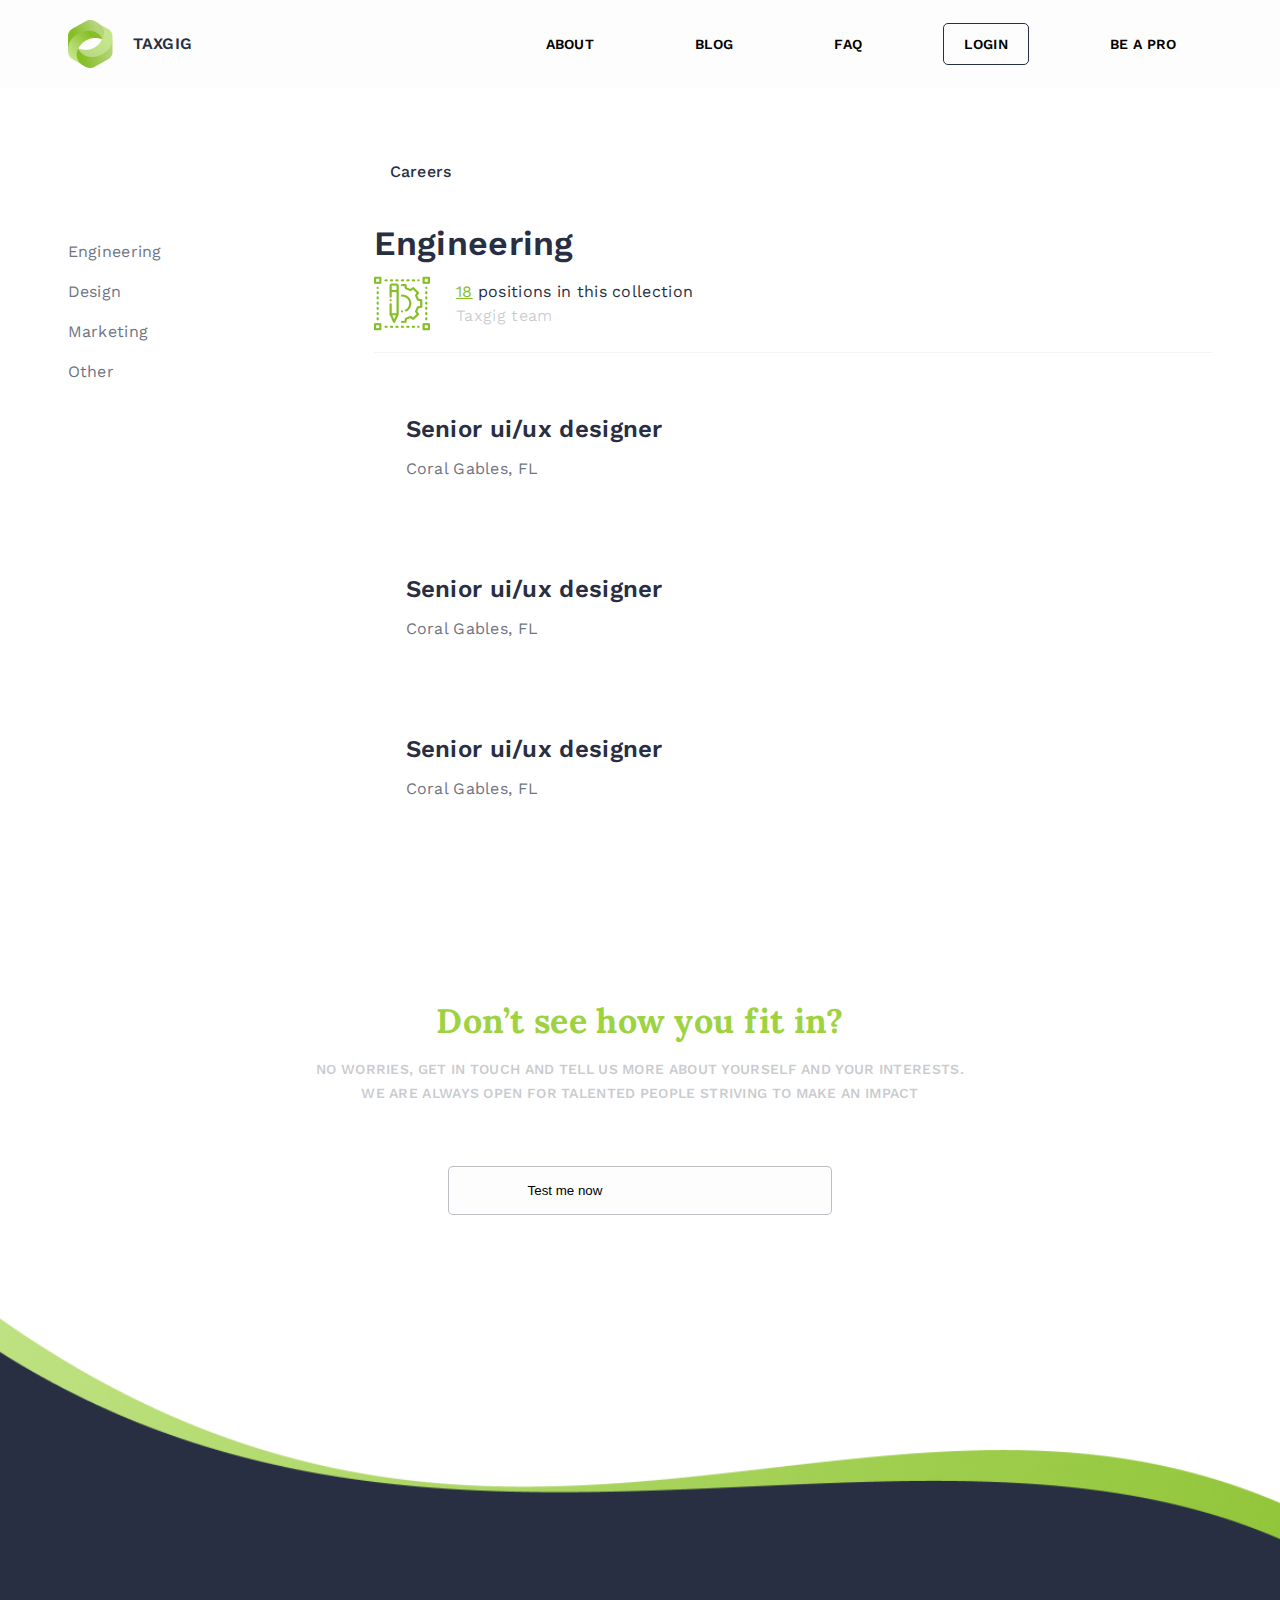
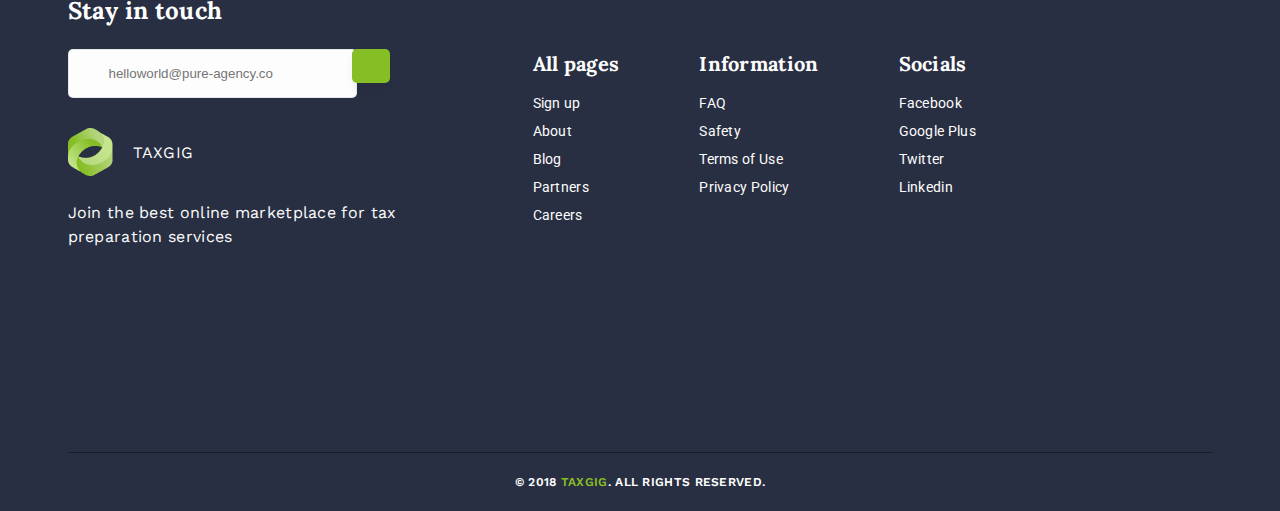
<file: taxgig/index.html>
<!DOCTYPE html>
<html lang="en">
<head>
	<meta name="viewport" content="width=device-width, initial-scale=1">
	<meta charset="UTF-8">
	<title>Taxgig</title>
	<link rel="stylesheet" href="css/header.css">
	<link rel="stylesheet" href="css/main.css">
	<link rel="stylesheet" href="css/footer.css">
	<link rel="stylesheet" href="css/media.css">
	<link href="https://fonts.googleapis.com/css?family=Work+Sans:400,500,600" rel="stylesheet">
	<link rel="stylesheet" href="https://use.fontawesome.com/releases/v5.7.1/css/all.css" integrity="sha384-fnmOCqbTlWIlj8LyTjo7mOUStjsKC4pOpQbqyi7RrhN7udi9RwhKkMHpvLbHG9Sr" crossorigin="anonymous">
	<link href="https://fonts.googleapis.com/css?family=Lora:400,700&amp;subset=cyrillic" rel="stylesheet">
	<link href="https://fonts.googleapis.com/css?family=Montserrat:400,700|Roboto&amp;subset=cyrillic" rel="stylesheet">
	<link rel="stylesheet" href="https://use.fontawesome.com/releases/v5.8.1/css/all.css" integrity="sha384-50oBUHEmvpQ+1lW4y57PTFmhCaXp0ML5d60M1M7uH2+nqUivzIebhndOJK28anvf" crossorigin="anonymous">
</head>
<body>
	<header class="header">
		<div class="heading container flex">
			<div class="logo heading__logo">
				<img src="img/logo.png" alt="logo" class="img logo__img">
				<div class="name logo__name">TAXGIG</div>	
			</div>

			<!-- DROP MENU -->

				<div class="user-menu up-block__user-menu show_popup" rel="popup1">
					<span></span>
					<span></span>
					<span></span>
				</div>
		
				<div class="overlay_popup"></div>


				<div class="popup" id="popup1">
					<div class="object">	

				<div class="header-popup">
					
						<div class="logo header-popup__logo">
							<img src="img/logo.png" alt="logo" class="img logo__img">
							<div class="name-popup logo__name-popup">TAXGIG</div>	
						</div>

						<div class="close">
							<i class="fas fa-times"></i>
						</div>
						
				</div>
						
						<ul class="menu-popup">
						 	<li><a class="menu-popup__item" href="#">File</a></li>
						 	<li><a class="menu-popup__item" href="#">Be a pro</a></li>
						 	 <li><a class="menu-popup__item" href="#">Blog</a></li>
						  	<li><a class="menu-popup__item" href="#">About</a></li>
						  	 <li><a class="menu-popup__item" href="#">FAQ</a></li>
						   	<li><a class="menu-popup__item-last" href="#">LOGIN</a></li>
						</ul>
						
					</div>
				</div>

			<!-- THE END DROP MENU -->

			<nav class="nav">
				<ul class="menu nav__menu flex">
					<li class="list"><a>About</a></li>
					<li class="list"><a>Blog</a></li>
					<li class="list"><a>FAQ</a></li>
					<li class="list list-login"><a>Login</a></li>
					<li class="list"><a>Be a pro 
					   <i class="fas fa-long-arrow-alt-right"></i></a>
					</li>
				</ul>
			</nav>

		</div>
	</header>

	<section class="main ">
		<div class="container">
			
			<div class="main-block flex">
				<div class="block-menu">

					<nav class="nav-two">
						<ul class="menu nav__menu">
							<li class="list list-menu list-menu__mobile"><a href="#">Another positions</a></li>
							<li class="list list-menu"><a href="#">Engineering</a></li>
							<li class="list list-menu"><a href="#">Design</a></li>
							<li class="list list-menu"><a href="#">Marketing</a></li>
							<li class="list list-menu"><a href="#">Other</a></li>
						</ul>
					</nav>

				</div>

				<div class="block-info">

					<div class="clause">
						<a href=""><i class="fas fa-angle-left"></i>Careers</a>
					</div>
					
					<div class="title">
						Engineering
					</div>

					<div class="block-title flex">
						<img src="img/setting.png" alt="setting" class="img block-title__img">
						<div class="info block-title__info"><a href="#">18</a>positions in this collection 
							<br> <span>Taxgig team</span></div>
					</div>

					<div class="line"></div>

					<div class="wrapper">
						<div class="services">
							<div class="services-name">Senior ui/ux designer</div>
							<div class="services-name__mobile">Junior Front End <br> Developer</div>
							<div class="services-more">
								<a href="#">Learn more<i class="fas fa-long-arrow-alt-right"></i></a>
							</div>
							<div class="services-info">Coral Gables, FL</div>
						</div>

						<div class="services">
							<div class="services-name">Senior ui/ux designer</div>
							<div class="services-name__mobile">Junior Front End <br> Developer</div>
							<div class="services-more">
								<a href="#">Learn more<i class="fas fa-long-arrow-alt-right"></i></a>
							</div>
							<div class="services-info">Coral Gables, FL</div>
						</div>

						<div class="services">
							<div class="services-name">Senior ui/ux designer</div>
							<div class="services-name__mobile">Junior Front End <br> Developer</div>
							<div class="services-more">
								<a href="#">Learn more
								<i class="fas fa-long-arrow-alt-right"></i></a>
							</div>
							<div class="services-info">Coral Gables, FL</div>
						</div>
					</div>

				</div>
			</div>	
			<div class="offer">
				<div class="offer__title">Don’t see how 
					you fit in?
				</div>
				<div class="offer__description">No 	
					worries, get in touch and tell us more about yourself and your interests.<br> 
					We are always open for talented people striving to make an impact
				</div>
				<button class="offer__btn">Test me now</button>
				<button class="offer__btn offer__btn-two">get in touch</button>
			</div>	
		</div>
	</section>

	<section class="footer">
		<div class="container">

			<div class="block-adaptive flex">
				<div class="block-left">
					<img src="img/logo.png" alt="logo" class="img logo__img">
					<div class="name-footer logo__name-footer">TAXGIG</div>	
					<div class="block-one__info">Join the best online marketplace  for tax preparation services </div>	
				</div>
				
				<div class="block-right">
					<div class="footer-offer">Stay in touch</div>
					<div class="block-cell block-cell__two">
						<input type="email" name="email" placeholder="helloworld@pure-agency.co" required class="block-cell__form">
						<button class="block-cell__submit"><i class="fas fa-long-arrow-alt-right"></i>
						</button>
					</div>
				</div>	

			</div>


				<div class="all-block flex">

					<div class="block-one">
						<div class="footer-offer">Stay in touch</div>
						<div class="block-cell">		
						<input type="email" name="email" placeholder="helloworld@pure-agency.co" required class="block-cell__form">
						<button class="block-cell__submit"><i class="fas fa-long-arrow-alt-right"></i>
						</button>
						</div>
						<div class="logo block-one__logo">
							<img src="img/logo.png" alt="logo" class="img logo__img">
							<div class="name-footer logo__name-footer">TAXGIG</div>		
						</div>
						<div class="block-one__info">Join the best online marketplace for tax preparation services </div>
					</div>

					<div class="block-two__list">
						<a class="block-two__offer">All pages <span class="list-btn-one">+</span></a>
						<li class="list list__footer list__footer-one"><a >Sign up</a></li>
						<li class="list list__footer list__footer-one" ><a >About</a></li>
						<li class="list list__footer list__footer-one" ><a >Blog</a></li>
						<li class="list list__footer list__footer-one" ><a >Partners</a></li>			
						<li class="list list__footer list__footer-one" ><a >Careers</a></li>			
					</div>

					<div class="block-two__list">
						<a  class="block-two__offer">Information <span class="list-btn-two">+</span></a>
						<li class="list list__footer list__footer-two"><a >FAQ</a></li>
						<li class="list list__footer list__footer-two"><a >Safety</a></li>
						<li class="list list__footer list__footer-two"><a >Terms of Use</a></li>
						<li class="list list__footer list__footer-two"><a >Privacy Policy</a></li>					
					</div>

					<div class="block-two__list">
						<a  class="block-two__offer">Socials <span class="list-btn-three">+</span></a>
						<li class="list list__footer list__footer-three"><a >Facebook</a></li>
						<li class="list list__footer list__footer-three"><a >Google Plus</a></li>
						<li class="list list__footer list__footer-three"><a >Twitter</a></li>
						<li class="list list__footer ler-three"><a >Linkedin</a></li>					
					</div>

				</div>	
			
				<div class="line-footer"></div>

				<div class="copy">© 2018 <span>taxgig</span>. All rights reserved.</div>
			</div>


	</section>	

	<script src="js/jquery-3.3.1.js"></script>	
	<script src="js/script.js"></script>
</body>
</html>
</file>
<file: homework5/style.css>
body {
    font-family: 'Arimo', Courier;
}

.table {
    border: 20px solid #3a4965;
    text-transform: uppercase;
    border-collapse: initial;
    margin: 0 auto;
    color: #484848;
}

.row, .cell {
    border: #ccc solid 1px;
}

.row {
    height: 70px;
}
.row:last-child {
    height: 110px;
}
.row:first-child {
    height: 85px;
}


.row:nth-child(odd) {
    background-color: #f2f2f2;
}
.row:nth-child(even) {
    background-color: #e3e3e3;
}

.pricing-plan {
    background-color: #fff;
}

.cell {
    width: 277px;
    height: 70px;
    text-align: center;
    vertical-align: middle;
}
.cell:first-child {
    width: 310px;
}


/* section */
.standard {
    border: transparent;
    background-color: #89c331;
}
.ultimate {
    border: transparent;
    background-color: #f04a56;
}
.premium {
    border: transparent;
    background-color: #20807c;
}

/* first-sell */
.choose {
    font-size: 18px;
    font-weight: bold;
    padding-bottom: 5px;
}
.pricing {
    font-size: 30px;
    font-weight: bold;
}

/* head */
.standard, .premium {
    font-size: 24px;
    color: #fff;
    font-weight: bold;
}

.ultimate {
    font-size: 30px;
    color: #fff;
    font-weight: bold;
}

/* price */
.price-block, .bc-white {
    background-color: #fff;
}

.dolar {
    font-size: 50px;
    font-weight: bold;
    padding-left: 12px;
}

.cent {
    vertical-align: top;
    font-size: 23px;
    font-weight: bold;
}

.price-month {
    position: relative;
    right: 33px;
    font-size: 18px;
}

/* icons */
.icon {
    margin-right: 12px;
    color: #848484;
    font-size: 22px;
}

.icon-link-left, .icon-link-center {
    color: #848484;
    padding-left: 15px;
}
.icon-link-left {
    padding-right: 20px;
}

/* text-item */

.text-item {
    color: #484848;
    font-size: 17px;
}

/* hover for buttons */
.btn-fot:hover {
    font-weight: bold;
    color: #000;
    background-color: silver;
    transition: 0.7s;
}

.icon-link-center {
    padding: 20px 50px;
}

.icon:hover {
    color: #000;
    transition: 0.7s;
}
.hover:hover {
    font-weight: bold;
    color: #000;
    transition: 0.7s;
}

/* buttons-fot */

.btn-fot {
    padding: 18px 47px;
    border-radius: 4px;
    font-size: 15px;
}

.black {
    border: transparent;
    background-color: #484848;
}
.green {
    background-color: #89c331;
}
.red {
    background-color: #f04a56;
}
.dark-green {
    background-color: #20807c;
}

.grey-bc {
    background-color: #e3e3e3;
}
</file>
<file: landing_progect/style.css>
html {
    font-family: 'Open Sans', Courier;
}

.head-nav-menu {
    display: flex;
    height: 80px;
    background: #1d2124;
    justify-content: space-between;
    align-items: center;
}

.nav-menu {
    display: flex;
    justify-content: space-between;
    width: 650px;
}

/* leftside menu */
.head-logo-link {
    width: 70px;
    height: 80px;
    background-color: #1d2124;
    padding: 35px 28px 23px 20px;
}
.head-logo-link:hover {
    background-color: #1a1d20;
}

.architect {
    font-size: 22px;
    font-weight: bold;
    vertical-align: top;
    color: #fff;
}
.architect:hover {
    transition: 0.5s;
    color: #8f8d89;
}

/* menu link */
.logo-menu-list {
    text-transform: uppercase;
    font-size: 16px;
}
.logo-menu-list:hover {
    transition: 0.5s;
    color: #8f8d89;
}

.search {
    padding: 32px;
}
.search:hover {
    background-color: #1a1d20;
}

/* head-background */

.head-background {
    height: 400px;
    background-image: url(./img/header-bg.jpeg);
    background-repeat: no-repeat;
    background-size: cover;
    background-attachment: fixed;
    background-position: center;
    display: flex;
    flex-direction: column;
    justify-content: center;
    align-items: center;

}

.head-bc-text-block {
    display: flex;
}

.head-bc-text {
    color: #fff;
    font-size: 29px;
    text-align: center;
}

.head-bc-btn {
    display: flex;
    padding-top: 45px;
}

.bc-btn {
    color: #fff;
    font-size: 18px;
    font-weight: 600;
    border-radius: 5px;
}

.green-btn {
    background-color: #89ca62;
    padding: 20px;
    margin-right: 10px;
}
.blue-btn {
    background-color: #14b9d5;
    padding: 20px;
    margin-left: 10px;
}
.green-btn:hover {
    transition: 0.5s;
    background-color: #11fa05;
    color: #000;
}
.blue-btn:hover {
    transition: 0.5s;
    background-color: #0c5bf7;
    color: #000;
}


/* main galery */
.bc-color {
    background: #f2f2f2;
    padding-bottom: 70px;
}

.content {
    text-align: center;
}

.main-title-blue {
    padding-top: 50px;
    padding-bottom: 50px;
}
.title-text {
    font-size: 27px;
    font-weight: bold;
    color: #18b4cf;
    text-transform: uppercase;
}

/* galery */
.galery-section {
    display: flex;
    flex-wrap: wrap; 
    flex-direction: column;
    width: 90%;
    margin: 0 auto;
    height: 800px;
    align-content: space-around;
}

.order1 {
    order: -2;
    margin-bottom: 35px;
} 
 .order2 {
    order: 0;
    margin-bottom: 35px;
}
.order3 {
    order: -1;
}
.order4 {
    order: 1;
}
.order5 {
    order: 2;
    margin-bottom: 35px;
}
.order6 {
    order: 3;
}  

.text-galery {
    font-size: 18px;
    color: #1a1d20;
    font-weight: bold;
    padding: 20px 28px;
    background: #fff;
}

.link-galery:hover {
    transition: 0.6s;
    filter: brightness(120%);
}

/* most popular */

.most-popular {
    height: 600px;
    background-image: url(./img/parallax-bg.jpeg);
    background-repeat: no-repeat;
    background-size: cover;
    background-attachment: fixed;
    background-position: center;
}

.most-popular-title {
    text-align: center;
    font-size: 32px;
    color: #fff;
    font-weight: bold;
    text-transform: uppercase;
    padding-top: 200px;
}
    
.blue-line-block {
    text-align: center;
    padding-top: 55px;
    padding-bottom: 50px;
}

.grid-clients {
    display: grid;
    width: 90%;
    margin: 0 auto;
    grid-template-columns: repeat(4, 1fr);
    justify-items: center;
}
.clients-img:first-child {
    padding-top: 7px;
}

/* top rated */
.top-rated-container {
    box-sizing: border-box;
}

.text-rated {
    text-align: center;
    padding: 50px 0;
}

.top-rated {
    display: grid;
    grid-template-columns: repeat(auto-fit, minmax(170px, 1fr));
}

.top-rated-img {
    max-width: 100%;
}  

.top-rated-photo:hover {
    transition: 0.7s;
    filter: brightness(150%);
}

.blue-text {
    color: #18b4cf;
    font-weight: bold;
    font-size: 27px;
    text-transform: uppercase;
}

/* hot news */
.hot-news-text {
    text-align: center;
    padding: 55px 0;  
}

.picture {
    max-width: 100%;
}

.hot-news-grid {
    max-width: 75%;
    margin:0 auto;
    display: grid;
    grid-template-columns: repeat(4, 1fr);
    grid-gap: 50px;
    justify-content: space-evenly;   
}

.img1-text-right {
    width: 50%;
    background-color: #f9f7f7;
    padding: 10px 15px;
}

/* top */
.hot-news-img1 {
    grid-column: 1 / 4;
    display: flex;
}

.hot-news-img2 {
    grid-column: 4;
}
/* midle1 */
.hot-news-img3 {
    grid-column: 1 / 3;
    text-align: right;
    background-color: #f9f7f7;
}
.hot-news-img4 {
    grid-column: 3 / 5;
    text-align: right;
    background-color: #f9f7f7;
}
/* midle2 */
.hot-news-img5 {
    grid-column: 1 / 3;
    text-align: right; 
    background-color: #f9f7f7;
}
.hot-news-img6 {
    grid-column: 3 / 5;
    text-align: right;
    background-color: #f9f7f7;
}
/* foot */
.hot-news-img7 {
    grid-column: 1 / 2;
    background-color: #f9f7f7;
}
.hot-news-img8 {
    grid-column: 2 / 5;
    display: flex;
}

.hot-news-img9 {
    width: 50%;
    background-color: #f9f7f7;
}


.text-fot-title, .text-midle-title, .text-top-title {
    font-size: 18px;
    font-weight: bold;
    padding-top: 15px;
    padding-bottom: 15px;
    text-align: right;
    padding-right: 15px;
}


.text-fot-title, .text-top-title  {
    text-align: center;
    background-color: #f9f7f7;
    padding-right: 15px;
}

.text-paragraph {
    font-size: 14px;
    text-align: right;
    font-weight: 500;
    line-height: 1.3;
    font-family: sans-serif;
    color: #5b6469;
    padding-right: 15px;
}

/* footer */

.copir-foot {
    margin-top: 50px;
    height: 80px;
    display: flex;
    justify-content: space-around;
    background-color: #1d2124;
}

.copiright {
    color: #fff;
    padding: 33px 0;
}

.img-foot {
    padding: 28px 0;
}
.foot {
    vertical-align: top;
}

.btn-top {
    color: #18b4cf;
    position: fixed;
    right: 50px;
    bottom: 60px;
    font-size: 60px;
    text-align: center;
    display: none;
}

.btn-center {
    display: flex;
    justify-content: center;
    padding-top: 5px;
}

#hide-top-raited {
    border-radius: 10px;
    padding: 5px;
    background-color: #18b4cf;
    text-align: center;
    outline: none;
    font-size: 16px;
    color: #fff;
    border: none;
}
</file>
<file: picsel_perfect/css/style.css>
.container-small-dev {
    margin: 0 auto;
    font-family: 'lato', courier;
}

/* hide elements */

.drop-menu__wrap--big {
    display: none;
}

.header__nav {
    display: flex;
    justify-content: space-between;
    height: 37px;
    width: 100%;
    background-color: #373C3F;
}
/* drop menu */

.drop-menu {
    display: flex;
    flex-direction: column;
    width: 185px;
    height: 160px;
    position: absolute;
    right: 0;
    top: 0;
    box-sizing: border-box;
    background-color: #fff;
}

.drop-menu__list {
    padding: 10px 0 10px 10px;
    font-size: 12px;
}

.header__nav--text {
    font-size: 12px;
    color: #fff;
    font-family: 'montserrat', courier;
    font-weight: 500;
    padding: 12px 0 12px 19px;
}

.header__nav--hide-block-icon {
    height: 100%;
    width: 43px;
    display: flex;
    color: #fff;
    justify-content: center;
    align-items: center;
    /* position: relative; */
}
.drop-menu {
    display: none;
}

.drop-menu__list {
    color: #444444;
}
.drop-menu__list:hover {
    background-color: #f5f5f5;
}


.fas-menu {
    padding: 12px 15px 10px 15px;
}

.header__nav--hide-block-icon:hover {
    background-color: #202529;
}


/* head title */

.header__title--picture {
    height: 173px;
    width: 100%;
    background-image: url(../img/header-fon.png);
    background-position: center;
    background-size: cover;
    position: relative;
}

.header__title--text {
    padding: 16px 0 0 20px;
}

.header__title--text-main {
    font-size: 16px;
    color: #fff;
    font-weight: 600;
}

.title-pad-top {
    padding-top: 7px;
}

/* site */
.header__title--text-site {
    font-size: 14px;
    color: #A6D6E0;
    padding-top: 12px;
    font-weight: 600;
}

/* sub photo */
/* first */
.header__sub-photo__first, .header__sub-photo__second, .header__sub-photo__third {
    height: 77px;
    display: flex;
    justify-content: space-between;
    font-size: 20px;
}
.header__sub-photo__first-pizza {
    margin-top: 2px;
    background-image: url(../img/Pizza_delivery_fon.png);
    background-position: bottom;
    background-size: cover;
    width: 100%;
    display: flex;
    justify-content: center;
    align-items: center;
}
.header__sub-photo__first--text, .header__sub-photo__second--text, .header__sub-photo__third--text {
    color: #fff;
}
.header__sub-photo__second--text {
    padding-left: 22px;
}
.header__sub-photo__third--text {
    padding-right: 7px;
    padding-bottom: 4px;
}
/* arrow to right */
.green-block {
    width: 71px;
    height: 77px;
    background-color: #AAD8AC;
    display: flex;
    justify-content: center;
    align-items: center;
}
.fa-chevron-right {
    color: #fff;
    font-size: 13px;
}

/* second */
.header__sub-photo__second-salad {
    margin-top: 1px;
    background-image: url(../img/Salads-fon.png);
    background-position: center;
    background-size: cover;
    width: 100%;
    display: flex;
    justify-content: center;
    align-items: center;
}

/* third */
.header__sub-photo__third-desert {
    margin-top: 1px;
    background-image: url(../img/Desserts_fon.png);
    background-position: center;
    background-size: cover;
    width: 100%;
    display: flex;
    justify-content: center;
    align-items: center;
}

/* menu */

.menu-title {
    margin-top: 23px;
}

.menu-title__text--big {
    text-align: center;
    font-size: 20px;
    text-transform: uppercase;
    color: #3F4043;
}
.menu-title__text--small {
    font-size: 10px;
    color: #CBCCCE;
    padding: 4px 0 0 9px;
}

/* first menu */
.first-menu {
    margin-top: 9px;
    width: 100%;
}

/* second menu */
.second-menu {
    margin-top: 29px;
}


.first-menu__title-bc {
    display: flex;
    align-items: center;
    background-color: #3F4043;
    height: 37px;
}

.second-menu__title-bc {
    display: flex;
    align-items: center;
    background-color: #acd8ad;
    height: 37px;
}

.first-menu__title-bc--text {
    text-transform: uppercase;
    color: #ACD8AD;
    font-size: 20px;
    padding-left: 19px;
}

.second-menu__title-bc--text {
    text-transform: uppercase;
    color: #fff;
    font-size: 20px;
    padding-left: 19px;
}

/* product */
.first-menu__product-wrap {
    margin: 10px 17px 0 18px;
    display: flex;
    flex-direction: column;
}

.second-menu__product-wrap {
    margin: 16px 17px 0 19px;
    display: flex;
    flex-direction: column;
}

.first-menu__product-name {
    display: flex;
    justify-content: space-between;
    align-items: center;
}
/* last two li with cup */
.first-menu-bottom {
    margin-top: 17px;
}
.icon-cup {
    padding-right: 6px;
}

.first-menu__product-name--text {
    text-transform: uppercase;
    color: #3F4043;
    font-size: 15px;
}

.container-product {
    padding-top: 5px;
}

.block-product {
    display: flex;
    justify-content: space-between;
    padding-top: 10px;
}

.top-menu {
    font-size: 14px;
    position: relative;
    padding-left: 3px;
}
.top-menu::before {
    display: block;
    content: '.';
    position: absolute;
    font-size: 25px;
    left: -5px;
    bottom: 2px;
}

.price {
    font-weight: 600;
    font-size: 14px;
}

.description-menu {
    font-size: 10px;
    letter-spacing: -0.5px;
}

/* correct margin */
.des-top1 {
    padding-top: 9px;
}
.des-top2 {
    padding-top: 8px;
}
.des-top3 {
    padding-top: 5px;
}
.des-top4 {
    padding-top: 9px; 
 } 

/* foot */

.footer {
    margin-top: 50px;
    height: 55px;
    background-color: #acd8ad;
    /* display: flex;
    justify-content: center;
    align-items: center; */
    text-align: center;
    font-size: 12px;
    flex-wrap: wrap;
    color: #fff;
    letter-spacing: 0.6px;
}

.year {
    padding-top: 14px;
    width: 100%;
}
.only-fun {
    padding-top: 5px;
    padding-bottom: 10px;
    width: 100%;
}
</file>
<file: picsel_perfect/css/media.css>
@media screen and (max-width: 321px) {
    .container-small-dev {
        width: 321px;
    }
}

/*  */
@media screen and (min-width: 321px) {
   
    .header__nav {
        height: 70px;
    }
    .header__nav--text {
        font-size: 19px;
        padding: 27px 0 12px 29px;
    }
    .header__nav--hide-block-icon {
        width: 80px;
        font-size: 28px;
    }
    .header__nav--hide-block-icon:hover {
        background-color: #202529;
    }

    .header__title--text {
        padding: 35px 0 0 39px;
    }

    .header__title--picture {
        height: 350px;
    }

    .drop-menu {
        width: 270px;
        height: 230px;
        font-size: 15px;
    }

    .drop-menu__list {
        padding: 16px 0 16px 15px;
        font-size: 15px;
    }

    .header__sub-photo__first, .header__sub-photo__second, .header__sub-photo__third {
        height: 155px;
    }
    .media-text {
        font-size: 35px;
    }
    .green-block {
        width: 135px;
        height: 155px;
    }
    .header__title--text-main {
        font-size: 36px;
    }
    .header__title--text-site {
        font-size: 24px;
        font-weight: 700;
    }
    .media-text {
        font-size: 35px;
        font-weight: 600;
    }
    .menu-title__text--big {
        width: 100%;
        text-align: left;
        font-size: 40px;
        padding-top: 9px;
        padding-left: 7px;
    }

    .first-menu__title-bc, .second-menu__title-bc {
        height: 75px;
        margin-top: 20px;
    }
    .first-menu__product-wrap, .second-menu__product-wrap {
        margin: 32px 29px 0 41px;
    }
    

    .menu-title__text--small {
        font-size: 20px;
        margin: 10px 0 0 15px;
    }
    .product-name-640 {
        font-size: 32px;
    }
    .top-menu, .price {
        font-size: 27px;
        padding-top: 22px;
    }
    .bc-text-change640 {
        font-size: 40px;
    }
    .description-menu {
        font-size: 19px;
    } 
    img {
        width: 50px;
        height: 50px;
    }
    .footer {
        display: flex;
        justify-content: center;
        align-items: center;
        font-size: 20px;
        margin-top: 84px;
        height: 122px;
    }
}

/* media for medium screen */
@media screen and (min-width: 640px) {
    
    .header__nav--text, .header__nav--hide-block {
        display: none;
    }
    .header__nav {
        height: 94px;
    }
    .header__title--picture {
        height: 530px;
    }
    .drop-menu__list--big {
        color: #ebebeb;
        font-family: 'Monsterrat', sans-serif;
        font-size: 15px;
    }
    .navigation-logo--picture {
        height: 90px;
        width: 90px;
        background-repeat: no-repeat;
        background-size: cover;
    }
    .navigation-logo {
        padding-right: 30px;
    }
    .header__title--text {
        padding: 60px 0 0 30px;
    }

    .header__title--text-main {
        font-size: 48px;
    }
    .header__title--text-site {
        font-size: 30px;
    }

    .drop-menu__wrap--big {
        display: flex;
        justify-content: space-between;
        align-items: center;
        width: 100%;
    }
    .drop-menu--big {
        display: flex;
        justify-content: space-between;
    }
    .drop-menu__list--big {
        padding: 0 10px;
        font-size: 14px;
        text-transform: uppercase;
        font-weight: 400;
    }
    .drop-list--wrap {
        margin-left: 30px;
    }
    .sub-photo__wrap {
        display: flex;
    }
    
    .header__sub-photo__first, .header__sub-photo__second, .header__sub-photo__third {
        height: 320px;
        width: 100%;
        margin: 5px 1px 0 1px;

    }
    .media-text {
        font-size: 34px;
        font-weight: 700;
    }
    .green-block, .gren-block__link {
        display: none;
    }
    .menu-title__text--big {
        font-size: 30px;
    }
    .menu-title__wrap-text {
        display: flex;
        margin-top: 50px;
        align-items: center;
        justify-content: space-around;
        position: relative;
    }
    .menu-title__logo {
        background-image: url(../img/menu-logo.png);
        width: 145px;
        height: 100px;
        margin-right: 30px;
    }
    .menu-title__text--small {
        font-size: 18px;
        position: absolute;
        bottom: -285px;
    }

    .two-section--wrap {
        display: flex;
    }
    .second-menu {
        margin-top: 9px;
        width: 100%;
    }
    .first-menu__title-bc, .second-menu__title-bc {
        height: 75px;
        font-size: 32px;
    }
    .first-menu__product-name--text {
        font-size: 24px;
    }
    .top-menu, .price {
        font-size: 22px;
    }
    .description-menu {
        font-size: 16px;
    }
    .second-menu__product-wrap {
        margin-top: 10px;
    }

    .footer {
        height: 100px;
        display: flex;
        justify-content: space-between;
    }
    .footer__logo {
        background-image: url(../img/navigation-logo\ –\ copy.png);
        width: 100px;
        height: 80px;
        margin-left: 20px;
    }
    .year, .only-fun {
        width: auto;
        padding: 0;
        font-size: 18px;
    }
    .footer__copyright {
        display: flex;
        margin-right: 20px;
    }
}

/* media for big screen 980.. */
@media screen and (min-width: 980px) {
   
    .header__nav--text, .header__nav--hide-block {
        display: none;
    }
    .header__nav {
        height: 97px;
    }
    .header__title--picture {
        height: 520px;
    }
    .drop-menu__list--big {
        color: #ebebeb;
        font-size: 17px;
    }

    .header__title--text-main {
        font-size: 55px;
    }
    .header__title--text-site {
        font-size: 35px;
        padding-top: 53px;
    }
  
    .header__sub-photo__first, .header__sub-photo__second, .header__sub-photo__third {
        height: 330px;
        width: 100%;
    }
    .media-text {
        font-size: 40px;
        font-weight: 700;
    }
    .menu-title__text--big {
        font-size: 35px;
    }
    .menu-title__logo {
        background-image: url(../img/menu-logo.png);
        width: 145px;
        height: 100px;
        margin-right: 30px;
        background-repeat: no-repeat;
        background-size: cover;
    }
    .menu-title__text--small {
        font-size: 18px;
        position: absolute;
        bottom: -385px;
    }

    .first-menu__title-bc, .second-menu__title-bc {
        font-size: 36px;
    }
    .first-menu__product-name--text {
        font-size: 26px;
    }
    .top-menu, .price {
        font-size: 26px;
    }
    img {
        width: 48px;
        height: 48px;
    }
    .description-menu {
        font-size: 18px;
    }
    .second-menu__product-wrap {
        margin-top: 32px;
    }
    .footer__logo {
        background-image: url(../img/navigation-logo\ –\ copy.png);
        width: 100px;
        height: 80px;
        margin-left: 20px;
    }
    .year, .only-fun {
        width: auto;
        padding: 0 1px 0 1px;
        font-size: 18px;
    }

}
</file>
<file: step-progect-oop/css/style.css>
body {
    font-family: 'Lato', sans-serif;
}
/* dark screen behind modal */
.dark-bg {
    position: absolute;
    top: 0;
    height: 100%;
    width: 100%;
    background-color: rgba(0, 0, 0, 0.8);
    z-index: 1000;
}
/*  */
.container {
    max-width: 80%;
    height: 100%;
    margin: 0 auto;
    font-family: 'Lato', sans-serif;
}
/* header section */
.header {
    display: flex;
    justify-content: space-between;
    align-items: center;
    height: 110px;
    background-image: linear-gradient(to right, #ded0d8, #dcbfd5, #d6afd5, #cba1d9, #ba94de, #a49bec, #85a2f8, #5baaff, #15c2ff, #00d7ff, #0deafe, #5ffbf1);
    border-radius: 10px;
}
.header__logo {
    width: 90px;
    height: 90px;
    background-image: url(../img/medical.png);
    background-repeat: no-repeat;
    background-size: cover;
    margin-left: 20px;
}
/* btn create visit */
.btn {
    height: 50px;
    width: 130px;
    border-radius: 10px;
    border: transparent;
    margin-right: 20px;
    font-weight: bold;
    background-color: #fff;
    font-size: 16px;
    color: #3E8BFF;
    transition: 0.5s;
    cursor: pointer;
    outline: none;
}
.btn:hover {
    background-color: #DE6BAD;
    color: #fff;
}
/* main section */
.main {
    position: relative;
    margin-top: 50px;
    height: 500px;
    width: 100%;
    background-image: linear-gradient(to right top, #d16ba5, #c777b9, #ba83ca, #aa8fd8, #9a9ae1, #8aa7ec, #79b3f4, #69bff8, #52cffe, #41dfff, #46eefa, #5ffbf1);
    border-radius: 10px;
}
/* no items message */
.message-add {
    text-align: center;
    padding-top: 20px;
    color: red;
    font-size: 18px;
}
/* modal block section */
.block-modal {
    position: absolute;
    top: 50%;
    left: 50%;
    transform: translate(-50%, calc(-50% + 26px));
    width: 450px;
    height: 550px;
    background-color: #ccc;
    border-radius: 10px;
    z-index: 1010;
}
.doctors {
    text-align: center;
    font-size: 24px;
    user-select: none;
    color: #fff;
    cursor: pointer;
    width: 100%;
    height: 50px;
    background-image: linear-gradient(to right, #2e84a0, #007eb5, #0075ca, #0067da, #0052df, #1e49dc, #2f40d9, #3d35d5, #3d40d2, #4049cf, #4451cb, #4959c6);
    line-height: 43px;
    border-radius: 10px;
    position: relative;
}
.doctors::after {
    top: 100%;
    left: 50%;
    border: solid transparent;
    content: " ";
    height: 0;
    width: 0;
    position: absolute;
    pointer-events: none;
}
.doctors::after {
    border-color: rgba(136, 183, 213, 0);
    border-top-color: #2f40d9;
    border-width: 10px;
    margin-left: -10px;
}

.doctors-none {
    text-align: center;
    font-size: 24px;
    user-select: none;
    color: #fff;
    cursor: pointer;
    width: 100%;
    height: 50px;
    background-image: linear-gradient(to right, #2e84a0, #007eb5, #0075ca, #0067da, #0052df, #1e49dc, #2f40d9, #3d35d5, #3d40d2, #4049cf, #4451cb, #4959c6);
    line-height: 43px;
    border-radius: 10px;
    position: relative;
}

/* drops Doctor*/
.list {
    width: 100%;
    display: flex;
    flex-direction: column;
    text-align: center;
    vertical-align: middle;
}
.list-item {
    font-size: 18px;
    text-transform: uppercase;
    cursor: pointer;
    border-bottom: 1px solid grey;
    width: 100%;
    height: 40px;
    padding-top: 20px;
    transition: 0.5s;
}
.list-item:hover {
    background-image: linear-gradient(to right, #f1c8e0, #e3c0db, #d5b7d6, #c7b0d1, #b8a8cb, #b1a2cc, #a99dce, #9f98d0, #9a94da, #9590e4, #8e8cef, #8588f9);
    color: #fff;
}
/* btn create visit */
.create-visit {
    display: flex;
    height: 40px;
    width: 80%;
    background-image: linear-gradient(to right, #2e84a0, #007eb5, #0075ca, #0067da, #0052df, #1e49dc, #2f40d9, #3d35d5, #3d40d2, #4049cf, #4451cb, #4959c6);
    position: absolute;
    bottom: 25px;
    border-radius: 10px;
    color: #fff;
    justify-content: center;
    align-items: center;
    text-transform: uppercase;
    font-size: 18px;
    cursor: pointer;
    outline: none;
    border: transparent;
}
.create-visit:hover {
    background-image: linear-gradient(to right, #e79dd9, #d5a2e3, #c2a7e9, #afacec, #9cb0ec, #8facee, #7fa8f1, #6da4f3, #6396fa, #6487fe, #6f75ff, #815ffb);
    font-weight: bold;
}
/* input style */
.input-wrap{
    height: 80%;
    display: flex;
    flex-direction: column;
    align-items: center;
    justify-content: space-around;
}
.input-wrap > h1 {
    text-transform: uppercase;
    font-size: 20px;
}
.input-wrap > input {
    width: 60%;
    height: 30px;
    outline: none;
    border-radius: 5px;
    border: 2px solid rgba(193, 188, 188, 0.3);
    font-weight: 300;
}
.input-wrap > input[placeholder] {
    font-size: 17px;
    padding-left: 14px;
    opacity: 0.7;
    outline: none;
}
.input-wrap > input:focus {
    border: 2px solid transparent;
    box-shadow: -2px 2px 7px 1px #000;
    font-weight: 600;
}
/* text area style */
.input-wrap > textarea {
    width: 70%;
    height: 20%;
    resize: none;
    border-radius: 10px;
    outline: none;
}
.input-wrap > textarea[placeholder] {
    font-size: 17px;
    padding-left: 14px;
    opacity: 0.7;
    outline: none;
}
.input-wrap > textarea:focus {
    border: 2px solid transparent;
    box-shadow: -2px 2px 7px 1px #000;
    font-weight: 600;
}
/*  */
.doctor-form {
    font-size: 16px;
    font-weight: bold;
    text-transform: uppercase;
}
/* style for card */
.card-style {
    display: inline-block;
    padding: 10px;
    min-width: 200px;
    max-width: 300px;
    box-shadow: 10px 10px 5px 0 rgba(0,0,0,0.75);
    z-index: 1;
    border-radius: 10px;
}
h2 {
    color: black;
    padding: 5px;
    font-size: 18px;
}
.show-more-btn{
    color: #3E8BFF;
    padding: 0 10px 2px 5px;
    text-align: center;
    border: 1px solid #3E8BFF;
    border-radius: 5px;
    cursor: pointer;
    margin-top: 3px;
    width: 80px;
    transition: 0.5s;
    user-select: none;
}
.show-more-btn:hover {
    background-color: #DE6BAD;
    color: #fff;
}
.delete-card-btn {
    font-size: 13px;
    color: black;
    cursor: pointer;
    transition: 0.5s;
    font-weight: lighter;
    text-align: center;
    height: 15px;
    width: 15px;
}
.delete-card-btn:hover {
    background-color: red;
    color: #fff;
}
.more-info-item {
    padding: 4px 0 0 5px;
    color: #D81E5A;
    overflow-wrap: break-word;
}

p {
    overflow-wrap: break-word;
}
.card-style{
    display: inline-block;
    background: white;
    border-radius: 10px;
    padding: 10px;
    min-width: 200px;
    max-width: 300px;
    box-shadow: 10px 10px 5px 0 rgba(0,0,0,0.75);
    z-index: 1;
    margin: 5px;
}
.top-wrapper{
    display: flex;
    justify-content: space-between;
    padding-bottom: 10px;
}
</file>
<file: Step_progect _Ham/css/style.css>
body {
    font-family: 'monsterrat', sans-serif;
}
/* global values */
.green-text {
    color: #18cfab;
}
.white-text {
    color: #fff;
}

/* header-all */
.header-all {
    background-image: url(../img/head-bc.png);
    background-repeat: no-repeat;
    background-size: cover;
    height: 100vh;
}

/* header section */
.head-logo {
    background-image: url(../img/icon/logo-icon.png);
    background-repeat: no-repeat;
    background-size: 50px;
    background-position: center;
    width: 65px;
    height: 65px;
    display: flex;
    justify-content: center;
    align-items: center;
}

.head-content-width {
    max-width: 1160px;
    height: 120px;
    margin: 0 auto;
    display: flex;
    justify-content: space-between;
    align-items: flex-end;
}
.bc-line {
    background-color: rgba(50, 50, 50, 0.5);
    height: 120px;
}

/* text logo */
.head-section {
    display: flex;
    padding-bottom: 30px;
}
.logo-span {
    font-size: 40px;
    font-weight: 500;
}
.logo-text-block {
    display: flex;
    align-items: center;
}
.logo-text-the {
    font-weight: 400;
    font-size: 32px;
    color: #fff;
}
.logo-text-ham {
    font-size: 32px;
    font-weight: 700;
}
/* navigation */
.head-info {
    display: flex;
}
.head-nav-menu {
    padding: 0 10px;
    font-weight: 500;
    font-size: 14px;
    color: #b8b8b8;
    text-transform: uppercase;
    padding-bottom: 50px;
}
.head-nav-menu:hover {
    color: #18cfab;
    box-shadow: 0 2px 0 0 #18cfab;
}

/* head-title-section */
.head-title-section {
    display: flex;
    justify-content: center;
    align-items: center;
    flex-wrap: wrap;
    text-align: center;
    margin-top: 130px;
}
.wordpress {
    font-size: 30px;
    font-weight: 700;
    text-transform: uppercase;
    width: 100%;
    padding-bottom: 40px;
}
.main-title-text {
    padding-bottom: 35px;
    font-size: 70px;
    font-weight: 700;
    text-transform: uppercase;
    width: 100%;
}
.head-subtitle {
    font-weight: lighter;
    color: #d4d4d4;
    font-size: 30px;
}

/* head btn */
.buttons {
    text-transform: uppercase;
    display: flex;
    justify-content: center;
    padding-top: 140px;
}
.btn-explore {
    border-top: 3px solid #fff;
    border-radius: 5px;
    margin-right: 12px;
    padding: 20px 25px;
    background-color: #18cfab;
    font-weight: 600;
    font-size: 13px;
}
.btn-purchase {
    border-top: 3px solid #fff;
    border-radius: 5px;
    margin-left: 12px;
    padding: 20px 20px;
    background-color: #00cbf6;
    font-weight: 600;
    font-size: 13px;
}

/* four-block */
.four-block {
    display: grid;
    grid-template-columns: repeat(4, 1fr);
    height: 360px;
}
.block-hand, .block-diamond, .block-lamp, .block-phone {
    display: grid;
    justify-items: center;
    align-items: center;
}
.block-hand {
    background-color: #1c2a33; 
    border-top: 4px solid #18cfab;
    padding-top: 95px;
} 
.block-diamond {
    background-color: #18cfab;
    border-top: 4px solid #fff;
    padding-top: 107px;
}
.block-lamp {
    background-color: #1c2a33;
    border-top: 4px solid #18cfab;
    padding-top: 95px;
}
.block-phone {
    background-color: #18cfab;
    border-top: 4px solid #fff;
    padding-top: 107px;
}
.block-hand-text, .block-diamond-text, .block-lamp-text, .block-phone-text {
    padding-bottom: 50px;
    text-transform: uppercase;
    font-size: 18px;
    font-weight: 700;
}

/* our services */
.our-services-section {
    max-width: 1160px;
    margin: 0 auto;
    padding-top: 80px;
}
.services-title-block {
    display: flex;
    flex-direction: column;
    align-items: center;
}
.services-title-text {
    font-size: 35px;
    color: #4e4e4e;
    font-weight: 400;
}
/* two lines */
.parallelogram {
    margin: 35px 0;
	width: 75px;
	height: 2px;
	transform: skew(70deg);
    border-top: 1px solid #18cfab;
    border-bottom: 1px solid #18cfab;
}
/* servicses tabs */
.services-tabs {
    display: flex;
    flex-direction: column;
    align-items: center;
}
.list-tab {
    display: flex;
    width: 100%;
    cursor: pointer;
}
.tab-title-li {
    background-color: #f8fcfe;
    padding: 25px 45px;
    border: 1px solid grey;
    color: #717171;
    font-size: 16px;
    font-weight: 400;
    margin-bottom: 30px;
}
.tab-title-li-active {
    background-color: #18cfab;
    color: #fff;
    position: relative;
}
/* arrow */
.tab-title-li-active::after {
	top: 100%;
	left: 50%;
	border: solid transparent;
	content: " ";
	height: 0;
	width: 0;
	position: absolute;
	pointer-events: none;
}
.tab-title-li-active::after {
	border-color: rgba(136, 183, 213, 0);
	border-top-color: #18cfab;
	border-width: 10px;
	margin-left: -10px;
}
/* tab-content */
.tab-img-li {
    display: flex;
    margin-bottom: 100px;
}
.tab-content-picture {
    width: 190px;
    height: 135px;
    margin-right: 20px;
}
.tab-content-text {
    font-size: 14px;
    font-weight: 300;
    color: #777777;
    line-height: 2em;
}
/* active content */
.tab-img-li-active {
    display: flex;
}

/* Everything is ready. just buy and install now */
.just-buy {
    width: 100%;
    height: 470px;
    background-image: url(../img/bc-2.jpg);
    background-repeat: no-repeat;
    background-size: cover;
    background-position: center;
    background-attachment: fixed;
    display: flex;
    align-items: center;
    justify-content: center;
}
.just-buy-content {
    max-width: 1160px;
    display: flex;
    flex-direction: column;
    align-items: center;
}
.just-buy-title {
    text-transform: uppercase;
    font-size: 37px;
    font-weight: 700;
}
.just-buy-subtitle {
    font-weight: 300;
    margin-top: 35px;
    color: #d8d8d8;
}
.just-buy-btn {
    width: 130px;
    margin-top: 40px;
    border-top: 3px solid #fff;
    border-radius: 5px;
    margin-right: 12px;
    padding: 20px 25px;
    background-color: #18cfab;
    font-weight: 600;
    font-size: 13px;
    text-align: center;
    text-transform: uppercase;
}

/* our amazing work */
.our-amazing-work {
    padding-top: 90px;
    background-color: #f8fcfe;
}
.work-tab-content {
    display: flex;
    justify-content: center;
    align-content: center;
}
.work-tab-list {
    display: flex;
}
.work-tab-li {
    padding: 20px 35px;
    background-color: #fff;
    border: 1px solid #ebebeb;
    color: #565656;
    font-size: 14px;
    font-weight: 400;
    cursor: pointer;
}
.work-tab-li-active {
    position: relative;
    color: #18cfab;
}
/* border active */
.work-tab-li-active:before {
    content: '';
    position: absolute;
    display: inline-block;
    left: -1px;
    top: -4px;
    width: 100%;
    border: 1.5px solid #18cfab;
}

/* work-photo-section */
.work-photo-section {
    max-width: 1160px;
    display: grid;
    grid-template-columns: repeat(4, 1fr);
    grid-auto-rows: max-content;
    padding-top: 65px;
    grid-row-gap: 2px;
    justify-content: center;
    margin: 0 auto;
    min-height: 250px;
}

/* work photo hover */
.work-photo-block {
    position: relative;
    border-top: 2px solid transparent;
}
.hover-container {
    position: absolute;
    top: 30px;
    left: 70px;
    text-align: center;
    width: 155px;
    color: #fff;
    opacity: 0;
}
.btn-one, .btn-two {
    display: inline-block;
    margin: 5px;
    width: 45px;
    height: 45px;
    border: 1px solid #18cfab;
    border-radius: 30px;
    box-shadow: inset 0 0 0 0 #18cfab;
    color: #fff;
}

/* hover for btn inside block */
.btn-one:hover {
    transition: 0.5s;
    background-color: #18cfab;
}
.btn-one:hover .hover-btn-icon {
    transition: 0.5s;
    color: #fff;
}

/* secod btn */
.btn-two:hover {
    transition: 0.5s;
    background-color: #18cfab;
}
.btn-two:hover .hover-btn-icon {
    transition: 0.5s;
    color: #fff;
}

/* hover */
.work-photo-block:hover .work-photo {
    transition: 0.5s;
    opacity: 0;
}
.work-photo-block:hover .hover-container {
    transition: 0.5s;
    opacity: 1;
}
.work-photo-block:hover {
    border-top: 2px solid #18cfab;
}

/* --- */
/* block inside photo */
.hover-btn-icon {
    padding: 15px;
    color: #18cfab;
}
.hover-green-text {
    font-weight: 700;
    font-size: 16px;
    text-transform: uppercase;
    margin-top: 20px;
}
.hover-sub-text {
    font-size: 13px;
    font-weight: 300;
    margin-top: 10px;
    color: #8a8a8a;
}

/* btn load more*/
.btn-load, .btn-load-galery {
    width: 160px;
    text-align: center;
    margin: 0 auto;
    margin-top: 65px;
}
.btn-next-block, .btn-next-block-galery {
    width: 150px;
    height: 55px;
    background-color: #18cfab;
    border: none;
    border-radius: 4px;
    text-transform: uppercase;
    font-size: 14px;
    font-weight: 700;
    color: #fff;
    position: relative;
}
.load-more, .load-more-galery {
    margin-left: 15px;
}
.btn-next-block::before, .btn-next-block-galery::before {
    display: block;
    content: "+";
    position: absolute;
    left: 15px;
    top: 16px;
    font-size: 20px;
}

/* netx block */
.work-photo-section-next {
    max-width: 1160px;
    display: grid;
    grid-template-columns: repeat(4, 1fr);
    grid-auto-rows: max-content;
    grid-row-gap: 2px;
    justify-content: center;
    margin: 0 auto;
    min-height: 250px;
}
/* margin bottom btn load and 2 photo section*/
.work-photo-section-next, .btn-load {
    padding-bottom: 50px;
}

/* breking news */
.breaking-news-container {
    display: flex;
    flex-wrap: wrap;
    justify-content: space-between;
    margin-top: 70px;
    width: 1160px;
    margin-right: auto;
    margin-left: auto;
}
.mar-top {
    margin-top: 40px;
}
.breaking-news-block {
    margin-bottom: 40px;
}
.breaking-news-block-img {
    position: relative;
    width: 260px;
    height: 210px;
}
.img-inside-breaking-news {
    height: 100%;
    width: 100%;
}
/* data top-right img */
.breaking-news-block-date {
    position: absolute;
    display: flex;
    flex-direction: column;
    justify-content: space-evenly;
    align-items: center;
    width: 70px;
    height: 70px;
    top: 0;
    right: 0;
    box-shadow: inset 0 0 0 0;
    background-color: #203e38;
    color: #fff;
}
.breaking-news-block-comment {
    display: flex;
    flex-direction: column;
    justify-content: space-evenly;
    padding-left: 15px;
    height: 70px;
    border: 1px solid rgba(0, 0, 0, 0.1);
    background-color: #f8fcfe;
}
.comment-text {
    font-size: 18px;
    font-weight: bold;
    color: #717171;
}
/* erap admin and comment */
.comment-wrap {
    display: flex;
    justify-content: space-between;
    color: #777777;
    font-size: 14px;
    font-weight: 300;
    width: 180px;
    position: relative;
}
/* line after admin */
.comment-by-admin::after {
    content: '|';
    display: block;
    position: absolute;
    right: 92px;
    top: -1px;
}

/* hover for breaking news */
.breaking-news-block-link:hover .breaking-news-block-date {
    transition: 0.6s;
    color: #fff;
    background-color: #18cfab;
}
.breaking-news-block-link:hover .comment-text {
    transition: 0.6s;
    color: #18cfab;
}

/* user comments ..carusel */
.people-say {
    margin-top: 100px;
    height: 850px;
    background-image: url(../img/bc-3.jpg);
    background-repeat: no-repeat;
    background-size: cover;
    background-position: center;
    background-attachment: fixed;
    text-align: center;
}

.people-say-title {
    padding-top: 100px;
    color: #fff;
    font-size: 33px;
    font-weight: 400;
    letter-spacing: 2px;
}
.center-line {
    text-align: center;
    width: 70px;
    margin: 35px auto;
}
.quote {
    margin: 70px auto 0;
    width: 44px;
    height: 30px;
    background-image: url(../img/icon/quote.png);
}

/* slider */
.people-say-slider {
    display: flex;
    flex-direction: column;
    justify-content: space-around;
    align-items: center;
    height: 420px;
    margin-top: 40px;
}
.people-say-slider-comment {
    min-height: 60px;
    max-width: 1160px;
}
.people-slider-message {
    color: #bbbbbb;
    font-size: 16px;
    font-weight: 300;
    line-height: 30px;
    text-align: center;
}
.user-details {
    text-align: center;
    min-height: 235px;
    margin-top: 40px;
}
.user-name {
    font-size: 16px;
    font-weight: bold;
    color: #18cfab;
    text-transform: uppercase;
}
.user-position {
    margin-top: 15px;
    font-size: 13px;
    font-weight: 300;
    color: #bbbbbb;
}
.user-photo {
    width: 145px;
    height: 145px;
    border: 3px solid #18cfab;
    border-radius: 50%;
    box-shadow: 0 0 0 10px rgba(24, 207, 171, 0.3);
    margin-top: 40px;
}
.user-photo-img {
    width: 145px;
    height: 145px;
    border-radius: 50%;
}

/* user list */
.user-details-list {
    display: flex;
    width: 500px;
    justify-content: space-between;
    align-items: center;
    margin: 55px auto 0;
}
.user-list {
    display: flex;
    justify-content: space-around;
    width: 400px;
}
.list-small-img {
    z-index: 1;
    width: 60px;
    height: 60px;
    cursor: pointer;
    border: 2px solid transparent;
    border-radius: 50%;
    box-shadow: 0 0 0 5px rgba(24, 207, 171, 0.3);
    transition: 0.5s;
}
/* active block */
.user-active {
    display: block;
    border: 2px solid #18cfab;
    transform: translateY(-10px);
}
.small-photo {
    width: 60px;
    height: 60px;
    border-radius: 50%;
}
.slider-control-left, .slider-control-right {
    width: 30px;
    height: 30px;
    cursor: pointer;
    border: 1px solid rgba(255, 255, 255, 0.5);
    display: flex;
    justify-content: center;
    align-items: center;
    color: #fff;
}
/* hover arrow right-left */
.slider-control-right:hover {
    background-color: #18cfab;
}
.slider-control-left:hover {
    background-color: #18cfab;
}

/* GAlery */
.galery {
    padding-top: 100px;
    max-width: 1160px;
    margin: 0 auto;
    height: auto;
}

/* footer */
.footer {
    margin-top: 81px;
    margin-bottom: 10px;
    text-align: center;
    background-color: #22353f;
}

.copyright {
    padding: 55px 0;
    color: #aeaeae;
    font-weight: 300;
    font-size: 14px;
}
</file>
<file: Step_progect _Ham/css/style-gallary.css>
/* galery */
.grid-container {
    padding-top: 70px;
}
.container-item img {
    width: 100%;
    height: auto;
}

.container-item {
    margin: 5px;
}

.sizer {
     width: 370px;
}
  

/* block 3 min gallery */
.min-gallery {
    display: grid;
    grid-template-columns: repeat(6, 1fr);
    grid-gap: 3px;
}
/* size img small */
.small {
    max-width: 170px;
    height: 110px;
}
.small-1, .small-2 {
    max-width: 185px;
    max-height: 175px;
    justify-items: center;
}

.min-gallery-small-img1 {
    grid-column: 1 / 4 ;
    grid-row: 1 / 3;
}
.min-gallery-small-img2 {
    grid-column: 4 / 7 ;
    grid-row: 1 / 3;
}
.min-gallery-small-img3 {
    grid-column: 1 / 3;
    grid-row: 3 / 4;
}
.min-gallery-small-img4 {
    grid-column: 3 / 5;
    grid-row: 3 / 4;
}
.min-gallery-small-img5 {
    grid-column: 5 / 7;
    grid-row: 3 / 4;
}
.min-gallery-small-img6 {
    grid-column: 1 / 3;
    grid-row: 4 / 5;
}
.min-gallery-small-img7 {
    grid-column: 3 / 5;
    grid-row: 4 / 5;
}
.min-gallery-small-img8 {
    grid-column: 5 / 7;
    grid-row: 4 / 5;
}
.min-gallery-small-img9 {
    grid-column: 1 / 3;
    grid-row: 5 / 6;
}
.min-gallery-small-img10 {
    grid-column: 3 / 5;
    grid-row: 5 / 6;
}
.min-gallery-small-img11 {
    grid-column: 5 / 7;
    grid-row: 5 / 6;
}

/* hover effect gallery */

/* for medium img */
.grid-hover-block {
    position: absolute;
    top: 0;
    width: 100%;
    height: 100%;
    background-color: rgba(0, 0, 0, 0.7);
    transition: 0.5s;
    opacity: 0;
}
.btn-container {
    display: flex;
    justify-content: center;
    align-items: center;
    height: 100%;
}
.grid-btn-link {
    display: flex;
    justify-content: center;
    align-items: center;
    margin: 5px;
    width: 30%;
    height: 30%;
    font-size: 20px;
    color: #fff;
    border: none;
    border-radius: 5px;
    background-color: #14b9d5;
}

.grid-hover-block:hover {
    transition: 0.5s;
    opacity: 1;
}

/* for small img */

.grid-hover-block-small {
    position: absolute;
    top: 0;
    width: 100%;
    height: 100%;
    background-color: rgba(0, 0, 0, 0.7);
    transition: 0.5s;
    opacity: 0;
}
.btn-container-small {
    display: flex;
    justify-content: center;
    align-items: center;
    height: 100%;
}
.grid-btn-link-small {
    display: flex;
    justify-content: center;
    align-items: center;
    margin: 5px;
    width: 30%;
    height: 30%;
    font-size: 10px;
    color: #fff;
    border: none;
    border-radius: 5px;
    background-color: #14b9d5;
}

.grid-hover-block-small:hover {
    transition: 0.5s;
    opacity: 1;
}

.reletive {
    position: relative;
}

.grid-container-another {
    padding-top: 10px;
}

.another-section {
    max-width: 1160px;
    margin: 0 auto;
}
</file>
<file: taxgig/css/header.css>
body {
	margin: 0;
	padding: 0;
	font-family: 'Work Sans', sans-serif;
	color: #292f42;
	letter-spacing: 0.3px;
	line-height: 24px;
}

a {
	text-decoration: none;
}

.fa-times {
	color: white;
	font-size: 22px;
}

.flex {
	display: flex;
}

.header {
	background: #fdfdfd;
}

.heading {
	height: 88px;
	justify-content: space-between;
	align-items: center;
}

.container {
	max-width: 1145px;
	margin: auto;
}

.logo {
	display: flex;
	align-items: center;
}

.logo__img {
	padding-right: 20px;
}

.logo__name {
	font-size: 16px;
	text-transform: uppercase;
	font-weight: 600;
}

/*DROP WINDOW*/

.user-menu {
	display: none;
	width: 20px;
	cursor: pointer;
}

.user-menu span {
	display: block;
	margin-bottom: 4px;
	height: 2px;
	background: #292f42;
	border-radius: 5px;
	transform: matrix(-1, 0, 0, 1, 0, 0);
}

.header-popup {
	display: flex;
	justify-content: space-between;
}

.logo__name-popup {
	color: #fdfdfd;
	font-size: 16px;
	text-transform: uppercase;
	font-weight: 600;
}

.close {
	width: 20.57px;
	cursor: pointer;
	margin-top: -15px;
	margin-left: 10px;
}

.menu-popup {
	padding-top: 200px;
	list-style: none;
	padding-left: 0;
}

.menu-popup__item {
	margin-bottom: 64px;
	font-weight: 600;
	font-size: 24px;
	color: #fdfdfd;
	cursor: pointer;
	display: block;
	text-decoration: none;
}

.menu-popup__item-last {
	font-style: normal;
	font-weight: 600;
	font-size: 16px;
	text-align: center;
	background: #86be26;
	border-radius: 5px;
	padding: 20px 120px;
	color: #fff;
}

/*DROP*/

.overlay_popup {
	display: none;
	position: fixed;
	z-index: 999;
	background: #292f42;
	top: 0;
	right: 0;
	left: 0;
	bottom: 0;
}

.popup {
	display: none;
	margin-top: 50px;
	position: relative;
	z-index: 1000;
}

.object {
	text-align: center;
}
</file>
<file: taxgig/css/main.css>
.menu {
	padding: 0px;
	list-style: none;
	padding-left: 0;
	align-items: center;
	justify-content: space-between;
}

.nav {
	width: 60%;
}

.list a {
	color: #000;
	font-weight: 600;
	font-size: 14px;
	text-transform: uppercase;
	padding: 8px 20px;
}

.list-login {
	border: 1.6px solid #292f42;
	box-sizing: border-box;
	border-radius: 5px;
	padding: 8px 0px;
}

.list-login a {
	margin-left: 0px;
}

.fa-long-arrow-alt-right {
	padding-left: 16px;
}

.block-menu {
	padding-top: 136px;
}

.list-menu {
	margin-bottom: 16px;
	width: 282px;
}

.list-menu__mobile {
	display: none;
}

.list-menu a {
	padding: 0;
	text-transform: none;
	margin-left: 0px;
	font-weight: normal;
	font-size: 16px;
	color: #6f7583;
}

.list-menu a:hover {
	padding: 0;
	border: 0px;
	font-weight: 500;
	color: #292f42;
	font-size: 16px;
}

.block-info {
	width: 100%;
	padding-left: 24px;
}

.clause {
	margin-top: 72px;
	font-weight: 500;
}

.clause a {
	color: #292f42;
}

.fa-angle-left {
	padding-right: 16px;
}

.title {
	padding-top: 40px;
	padding-bottom: 14.31px;
	font-weight: 600;
	line-height: 38px;
	font-size: 34px;
	letter-spacing: 0.3px;
}

.block-title {
	align-items: center;
}

.info {
	padding-left: 26.62px;
}

.info a {
	padding-right: 5px;
	color: #86be26;
	text-decoration: underline;
}

.info span {
	padding-top: 11px;
	color: rgba(41, 47, 66, 0.25);
}

.line {
	width: 100%;
	height: 1px;
	margin-top: 21px;
	background: #292f42;
	opacity: 0.05;
	border-radius: 1px;
}

.wrapper {
	width: 90%;
}

.services {
	margin-top: 32px;
	padding-left: 32px;
	padding: 32px;
	transition: 0.4s;
}

.services-name {
	font-weight: 600;
	font-size: 24px;
	cursor: pointer;
}

.services-name__mobile {
	display: none;
	font-family: Work Sans;
	font-style: normal;
	font-weight: 600;
	line-height: 24px;
	font-size: 18px;
	letter-spacing: 0.3px;
	color: #292f42;
}

.services-info {
	padding-top: 16px;
	color: #6f7583;
}

.services:hover {
	background: #fdfdfd;
	box-shadow: 0px 10px 20px rgba(0, 0, 0, 0.3);
	border-radius: 5px;
}

.services-more a {
	display: none;
	font-weight: 600;
	right: 13%;
	color: #86be26;
	text-align: center;
	position: absolute;
	text-transform: uppercase;
}

.services:hover .services-more a {
	display: block;
}

.offer {
	text-align: center;
}

.offer__title {
	margin-top: 176px;
	font-family: Lora;
	font-weight: bold;
	font-size: 34px;
	color: #9dd241;
}

.offer__description {
	font-family: Work Sans;
	font-style: normal;
	font-weight: 600;
	font-size: 14px;
	text-transform: uppercase;
	padding-top: 24px;
	color: rgba(41, 47, 66, 0.25);
}

.offer__btn {
	padding: 16px 190px 16px 40px;
	width: 384px;
	margin-top: 61px;
	background: #fdfdfd;
	border: 1px solid rgba(41, 47, 66, 0.3);
	box-sizing: border-box;
	border-radius: 5px;
	cursor: pointer;
}

.offer__btn-two {
	display: none;
	padding: 16px 40px;
	width: 220px;
	text-transform: uppercase;
	color: #fdfdfd;
	font-weight: 600;
	background: linear-gradient(251.94deg, #c4e58b -41.78%, #86be26 63.15%);
	box-shadow: 0px 15px 30px rgba(0, 0, 0, 0.15);
	border-radius: 5px;
}
</file>
<file: taxgig/css/footer.css>
.footer {
	background: url(../img/bg.png) no-repeat center top / cover;
	padding-top: 384px;
	color: #fdfdfd;
}

.footer-offer {
	font-family: Lora;
	font-style: normal;
	font-weight: bold;
	line-height: 24px;
	font-size: 24px;
	letter-spacing: 0.3px;
	color: #ffffff;
	margin-bottom: 26px;
}

.block-adaptive {
	display: none;
}

.block-cell__form {
	padding: 16px 70px 16px 40px;
	background: #fdfdfd;
	border: 1px solid rgba(41, 47, 66, 0.1);
	box-sizing: border-box;
	border-radius: 5px;
}

.block-cell__submit {
	margin-left: -5px;
	border: 0;
	padding: 17px 19px;
	position: absolute;
	background: linear-gradient(270deg, #86be26 1.79%, #86be26 100%);
	box-shadow: 0px 5px 10px rgba(0, 0, 0, 0.05);
	border-radius: 5px;
	cursor: pointer;
}

.block-cell__submit i {
	padding: 0;
	color: #fff;
}

.block-one__logo {
	margin-top: 30px;
	margin-bottom: 24px;
}

.block-one__info {
	max-width: 385px;
}

.block-two__list {
	padding-top: 40px;
	padding-left: 80px;
}

.block-two__offer {
	font-family: Lora;
	font-style: normal;
	font-weight: bold;
	font-size: 20px;
	color: #fdfdfd;
	line-height: 50px;
}

.block-two__offer span {
	display: none;
}

.list__footer {
	list-style: none;
	padding-left: 0;
}

.list__footer a {
	padding: 0;
	text-transform: none;
	margin-left: 0px;
	color: #fdfdfd;
	line-height: 28px;
	font-family: Roboto;
	font-style: normal;
	font-weight: normal;
}

.list__footer a:hover {
	padding: 0;
	text-decoration-line: underline;
	color: #86be26;
}

.last {
	background: #292f42;
	height: 56px;
}

.line-footer {
	margin-top: 203px;
	background: #191e2b;
	width: 100%;
	height: 1px;
}

.copy {
	text-align: center;
	padding: 17px;
	font-family: Work Sans;
	font-style: normal;
	font-weight: 600;
	font-size: 12px;
	text-transform: uppercase;
	color: #ffffff;
}

.copy span {
	color: #86be26;
}
</file>
<file: taxgig/css/media.css>
@media screen and (max-width: 1200px) {
	.container {
		width: 95%;
		margin: auto;
	}
}

@media screen and (max-width: 1028px) {
	.offer__btn {
		display: none;
	}

	.offer__btn-two {
		display: block;
		position: absolute;
		left: 50%;
		margin-left: -110px;
	}

	.block-one {
		display: none;
	}

	.block-cell__two {
		display: flex;
	}

	.block-cell__submit {
		margin-left: 240px;
	}

	.block-adaptive {
		display: flex;
		justify-content: space-between;
	}

	.logo__name-footer {
		position: absolute;
		padding-top: 15px;
		display: inline-block;
	}

	.block-two__list {
		padding-left: 0px;
		padding-right: 140px;
	}

	.line-footer {
		margin-top: 24px;
	}
}

@media screen and (max-width: 820px) {
	.header {
		box-shadow: 0px 1px 4px rgba(41, 47, 66, 0.05);
	}
	.heading {
		display: block;
	}

	.user-menu {
		display: block;
		float: right;
		padding-top: 35px;
	}

	.logo {
		padding-top: 20px;
		position: absolute;
	}

	.header-popup__logo {
		margin-top: -50px;
		position: relative;
	}

	.nav {
		display: none;
	}

	.window {
		display: block;
	}

	.list-menu {
		width: 160px;
	}
}

@media screen and (max-width: 700px) {
	.list-menu__mobile {
		display: block;
	}

	.block-menu {
		padding-top: 72px;
	}

	.main-block {
		flex-direction: column;
	}

	.services {
		width: 85%;
	}

	.services:hover {
		width: 85%;
	}

	.services-more {
		display: none;
	}

	.block-adaptive {
		flex-direction: column;
	}

	.block-right {
		margin-top: 24px;
	}

	.all-block {
		flex-direction: column;
	}

	.offer {
		margin: auto;
		width: 276px;
	}

	.offer__title {
		margin-top: 96px;
		line-height: normal;
	}

	.footer {
		padding-top: 0px;
	}

	.block-adaptive {
		padding-top: 500px;
	}

	.block-info {
		width: 90%;
	}
}

@media screen and (max-width: 480px) {
	.container {
		width: 90%;
	}
	.services-name__mobile {
		display: block;
	}

	.services-name {
		display: none;
	}

	.block-two__offer {
		display: flex;
		justify-content: space-between;
	}

	.block-two__list {
		padding-right: 40px;
	}

	.list__footer {
		display: none;
		padding-right: 0;
	}

	.block-two__offer span {
		display: block;
		font-size: 34px;
		cursor: pointer;
	}

	.object {
		text-align: left;
	}

	.menu-popup {
		padding-top: 49px;
	}

	.menu-popup__item-last {
		display: block;
		margin-top: 145px;
	}
}
</file>
